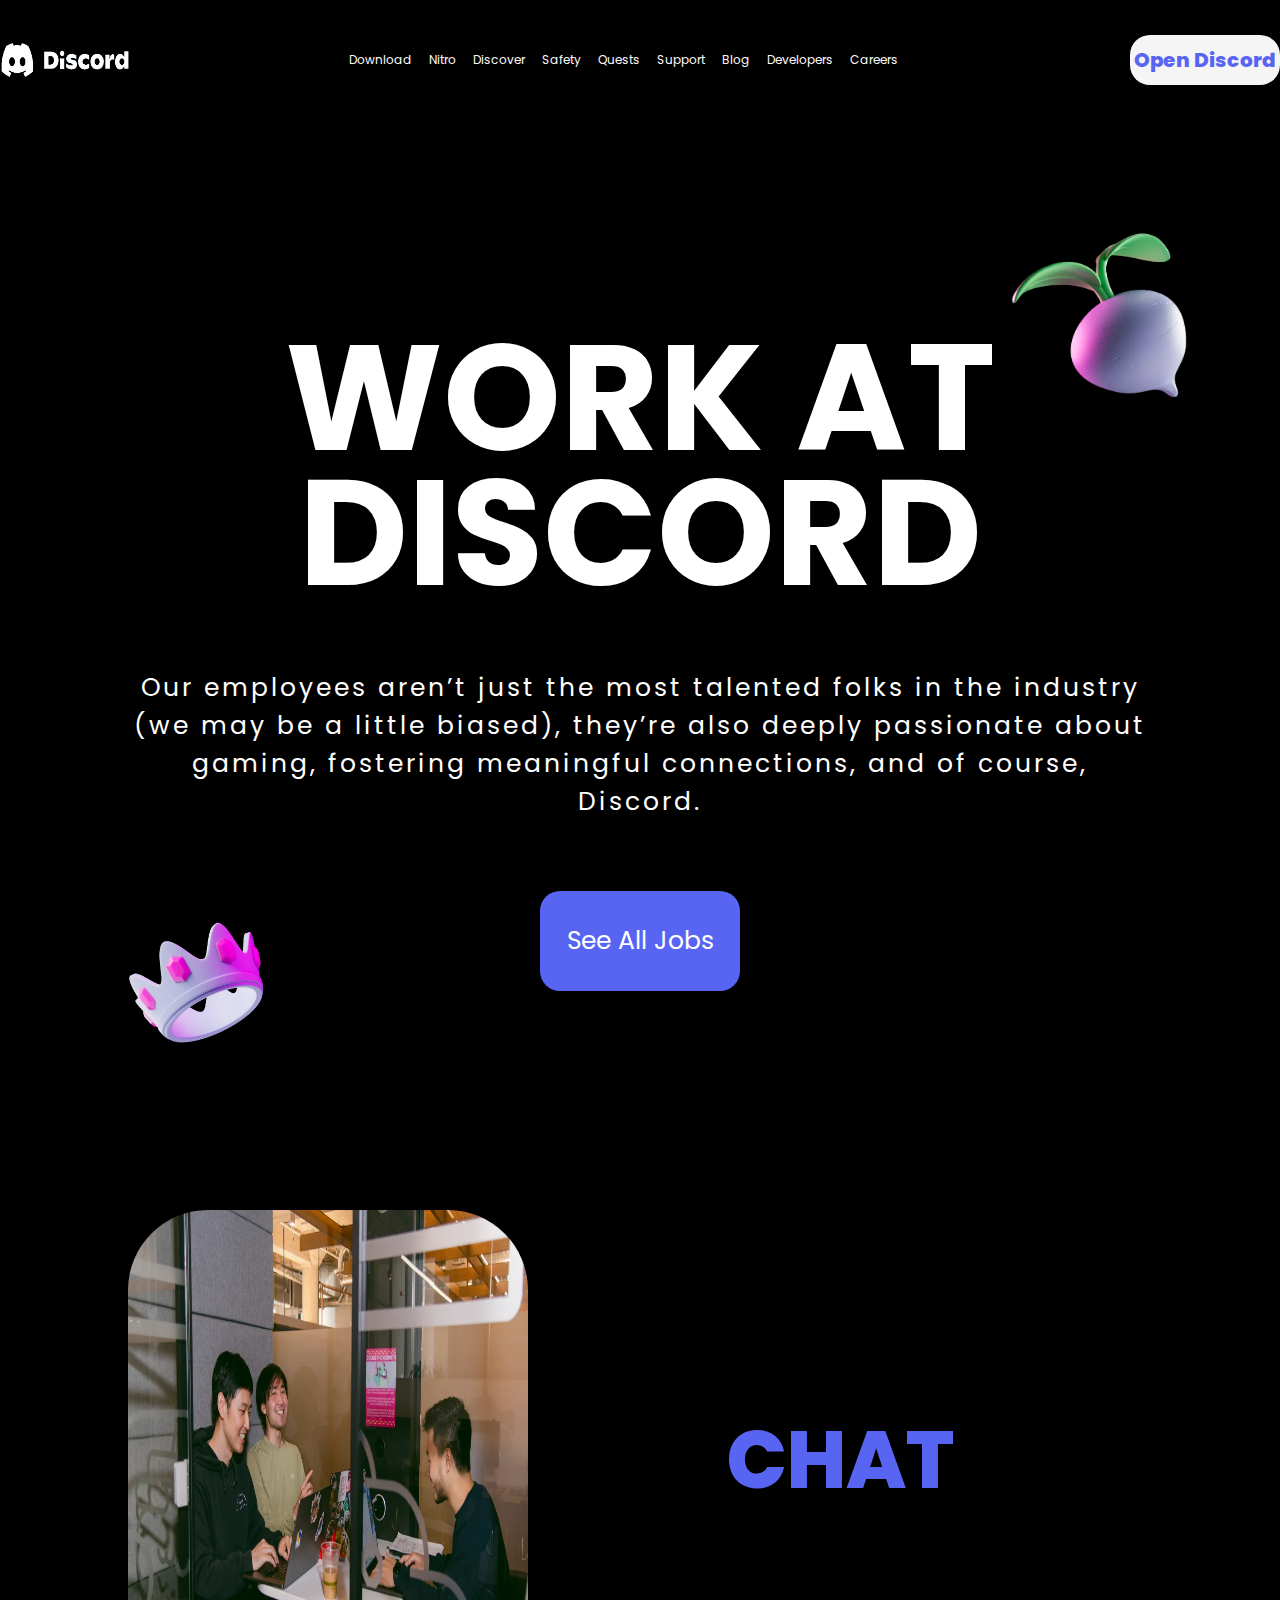
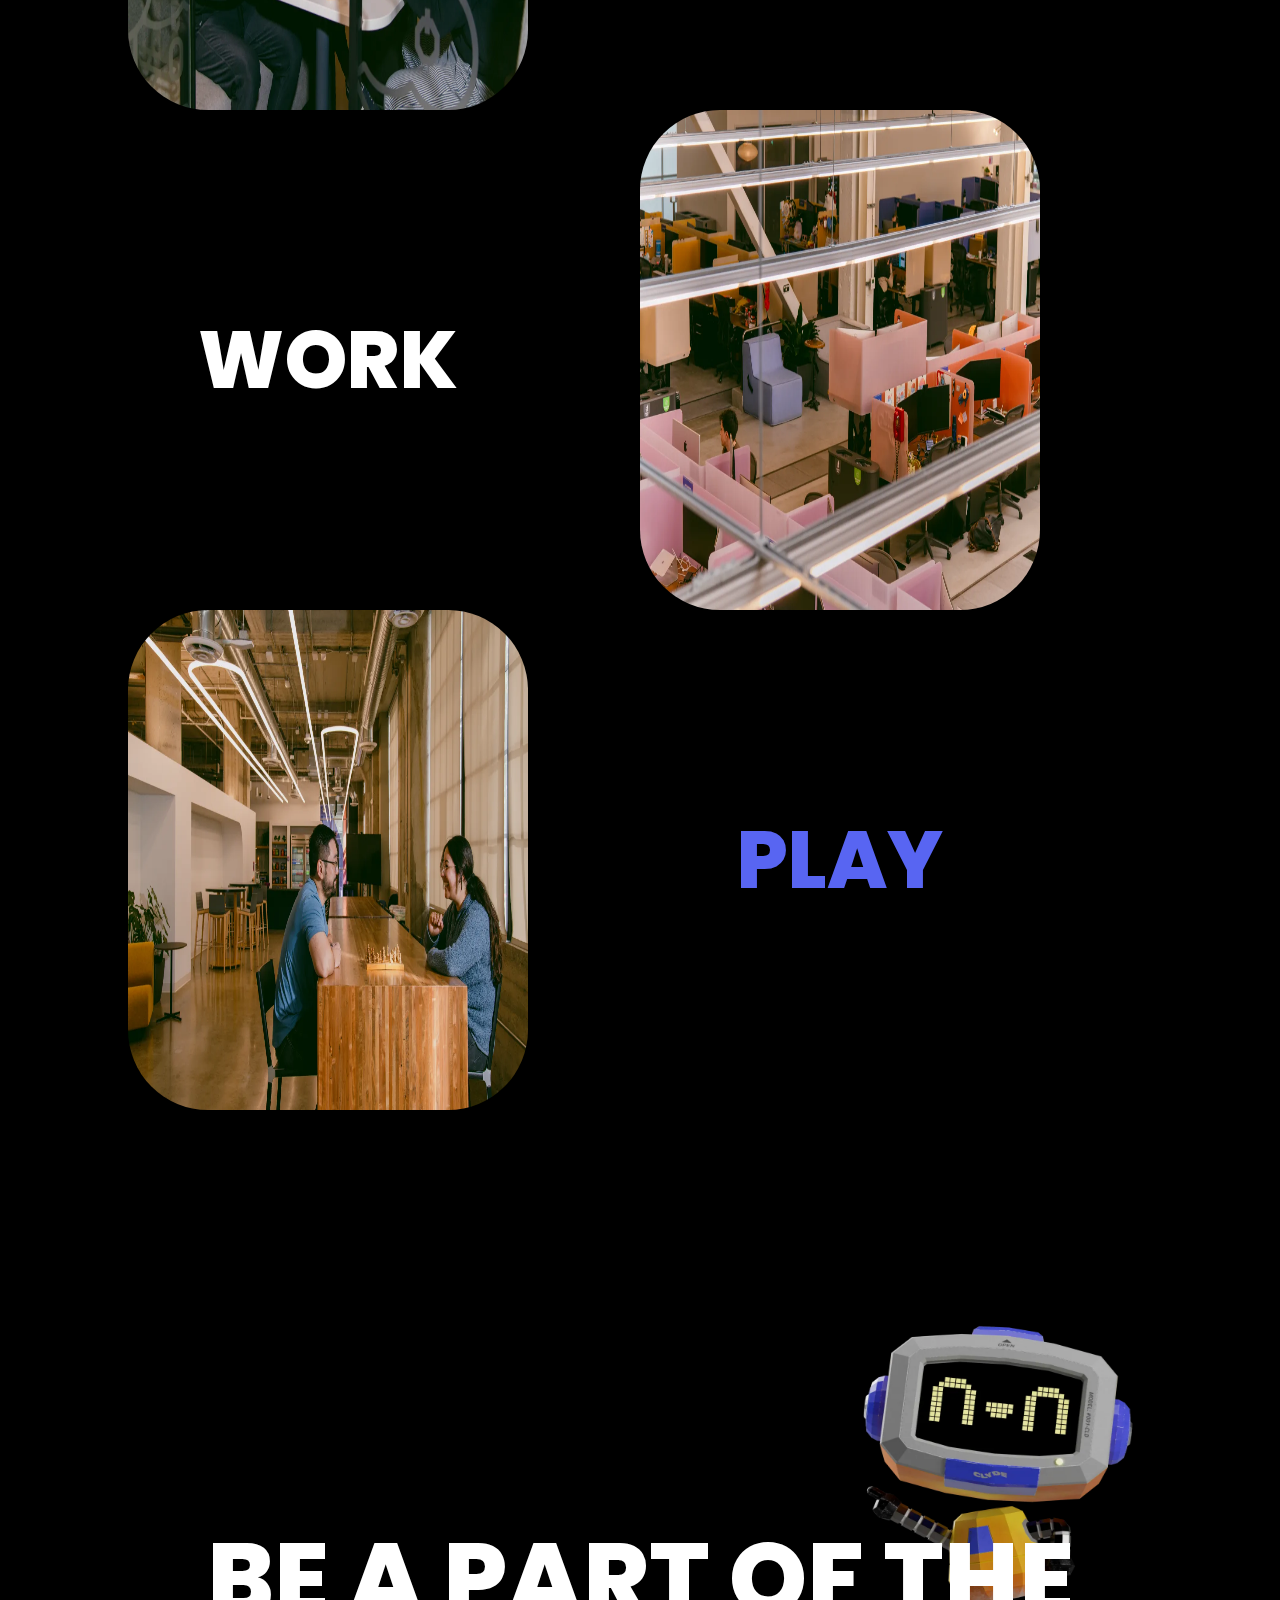
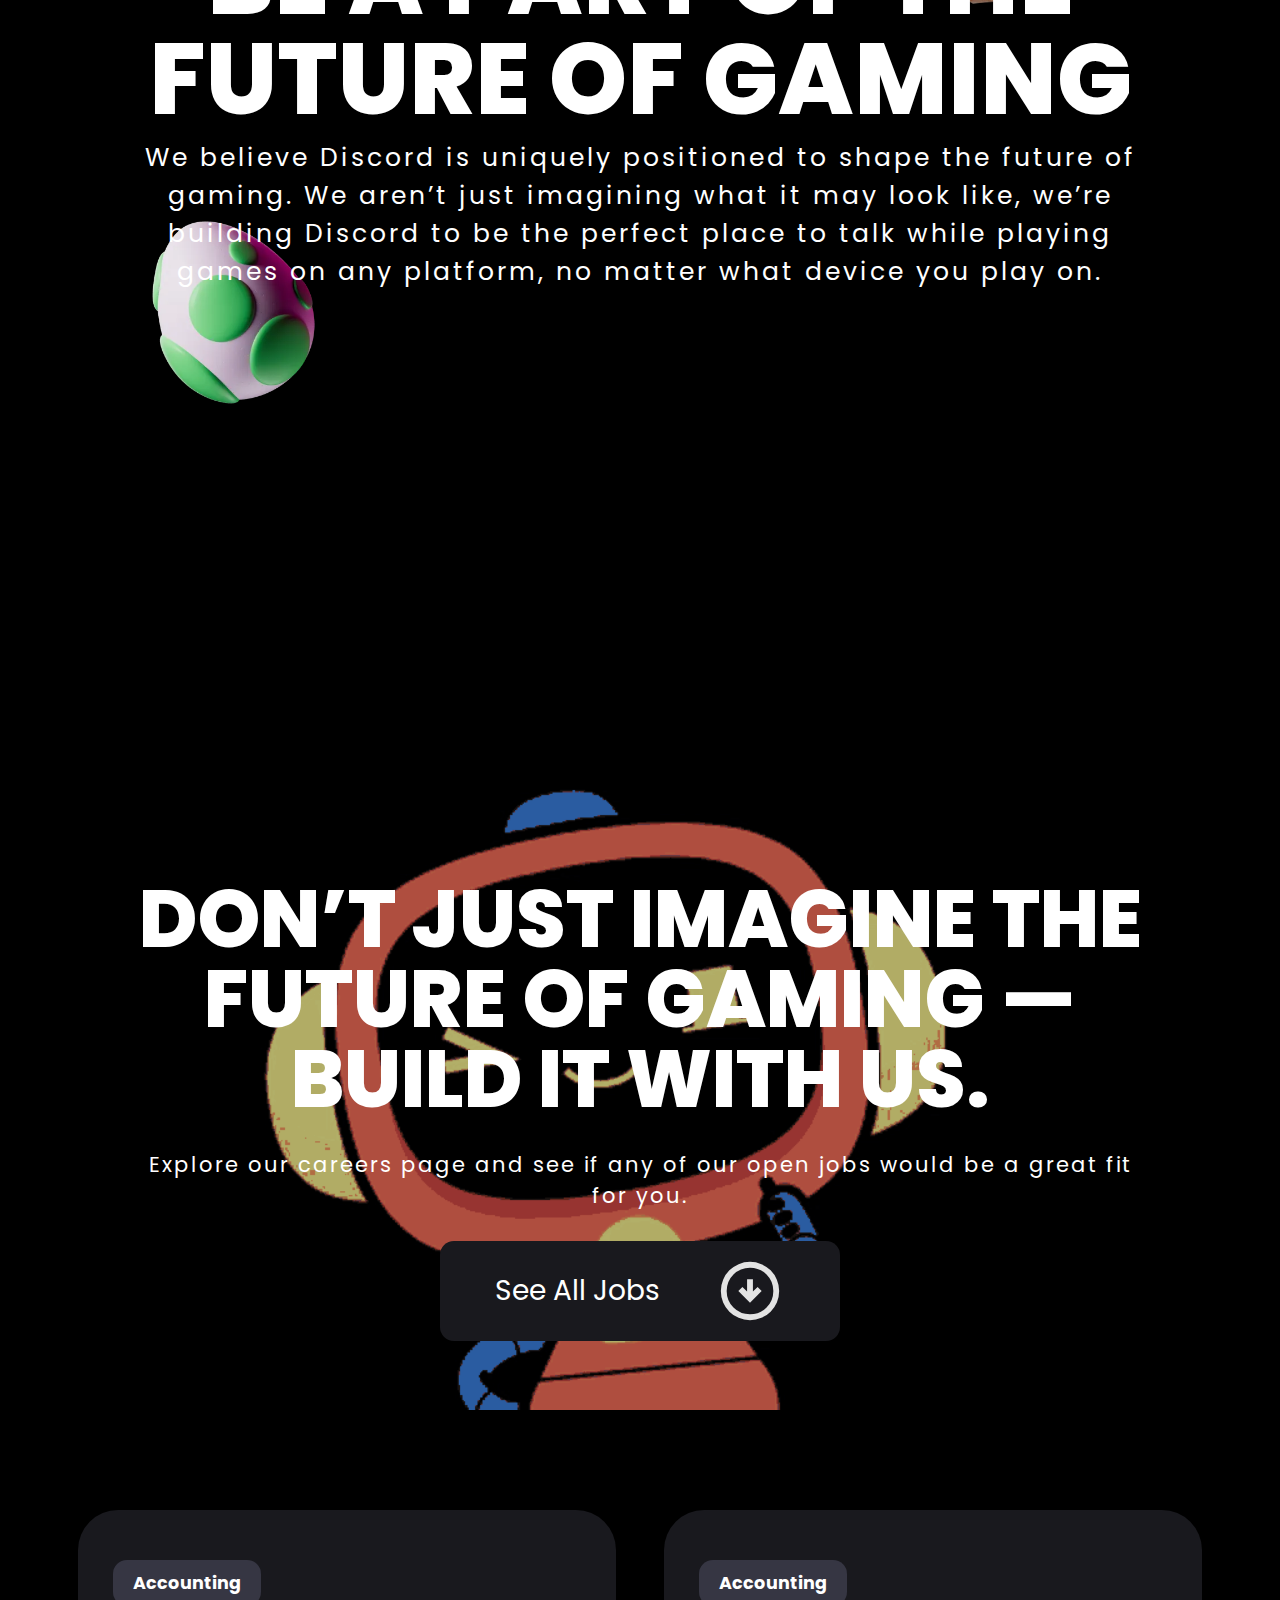
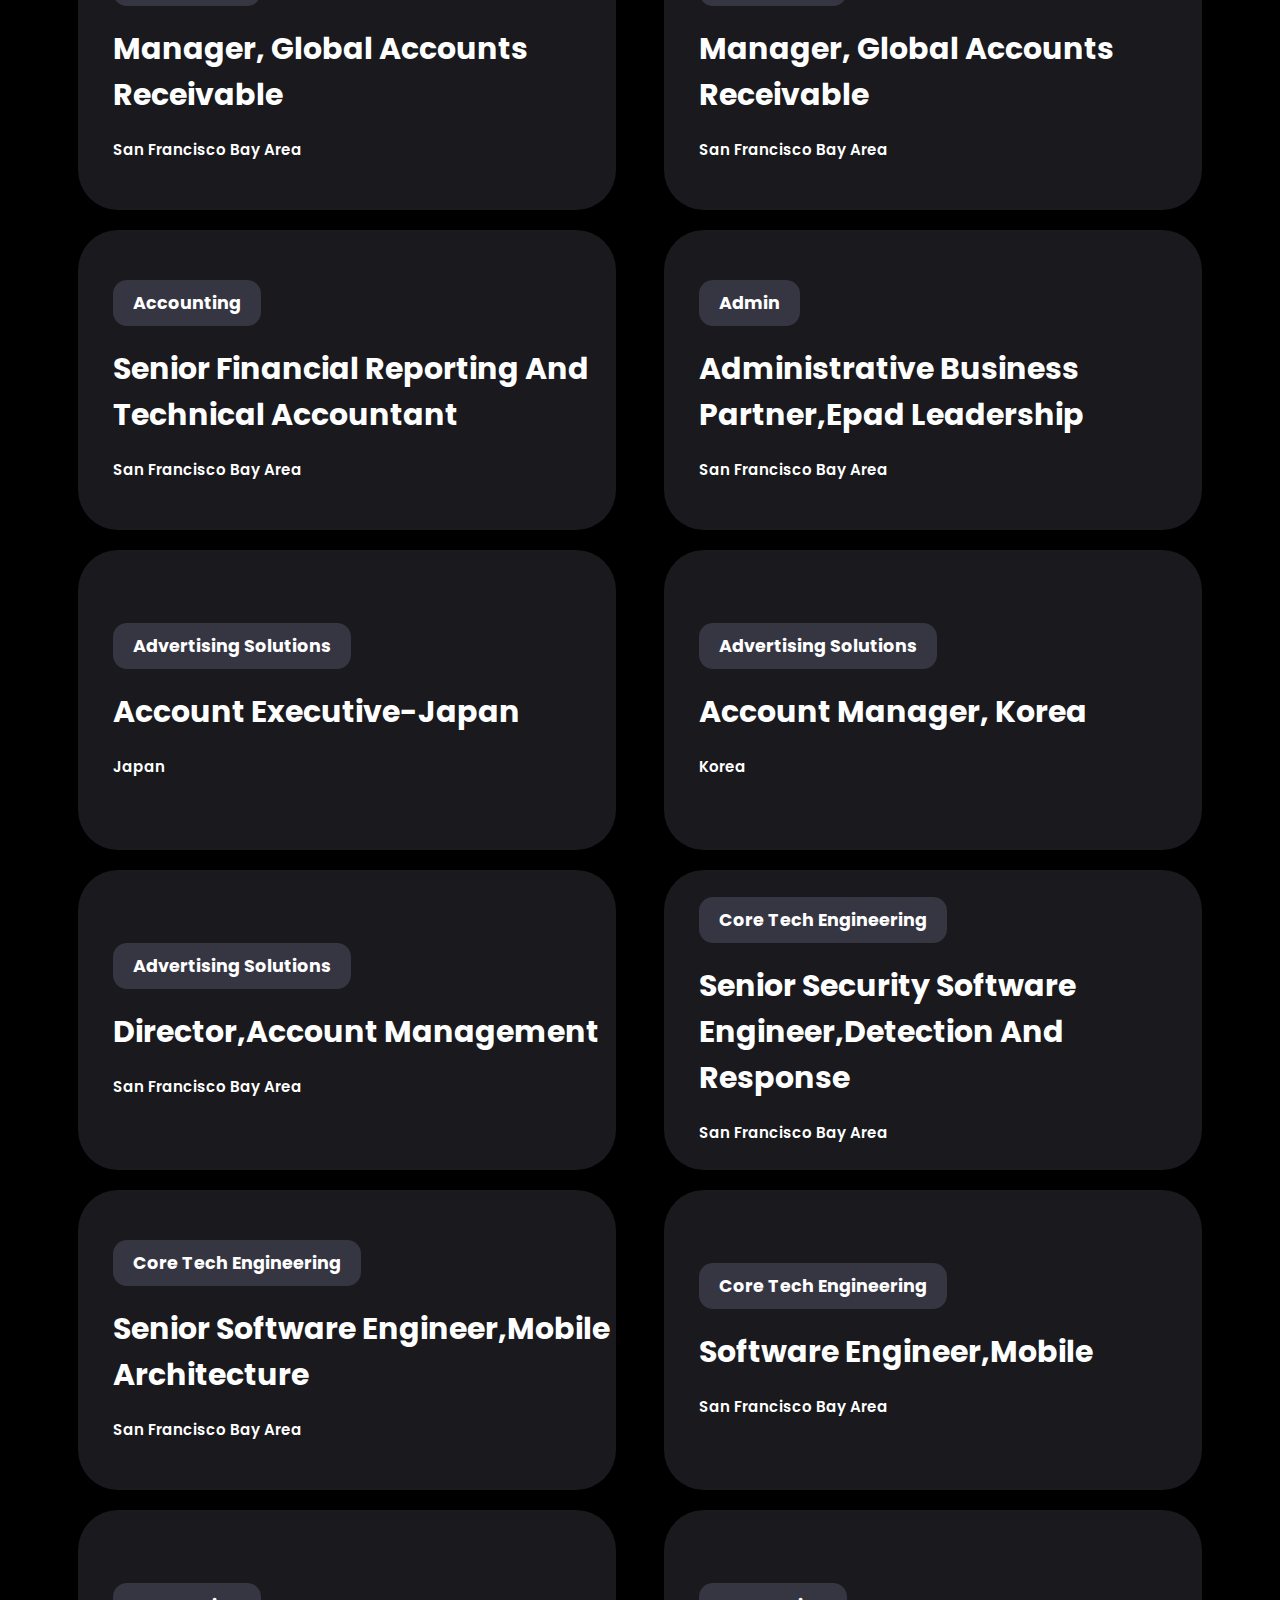
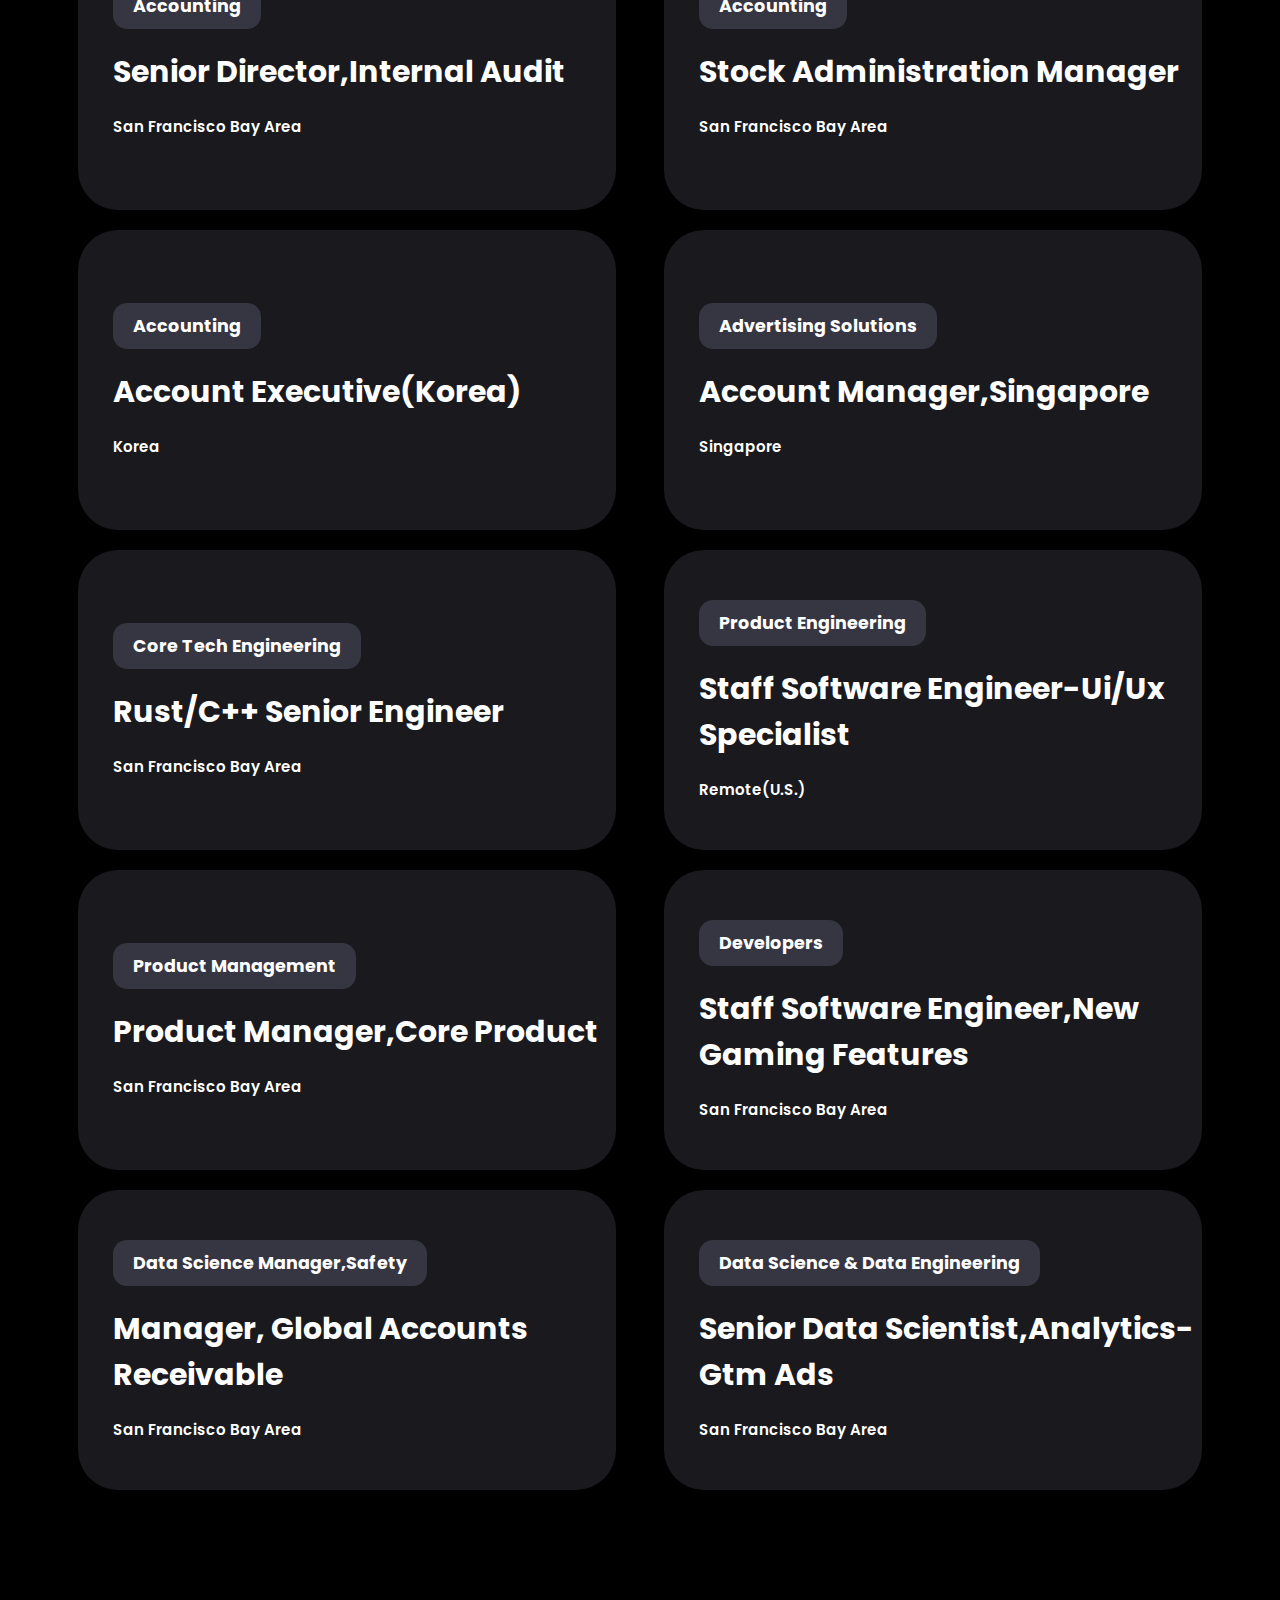
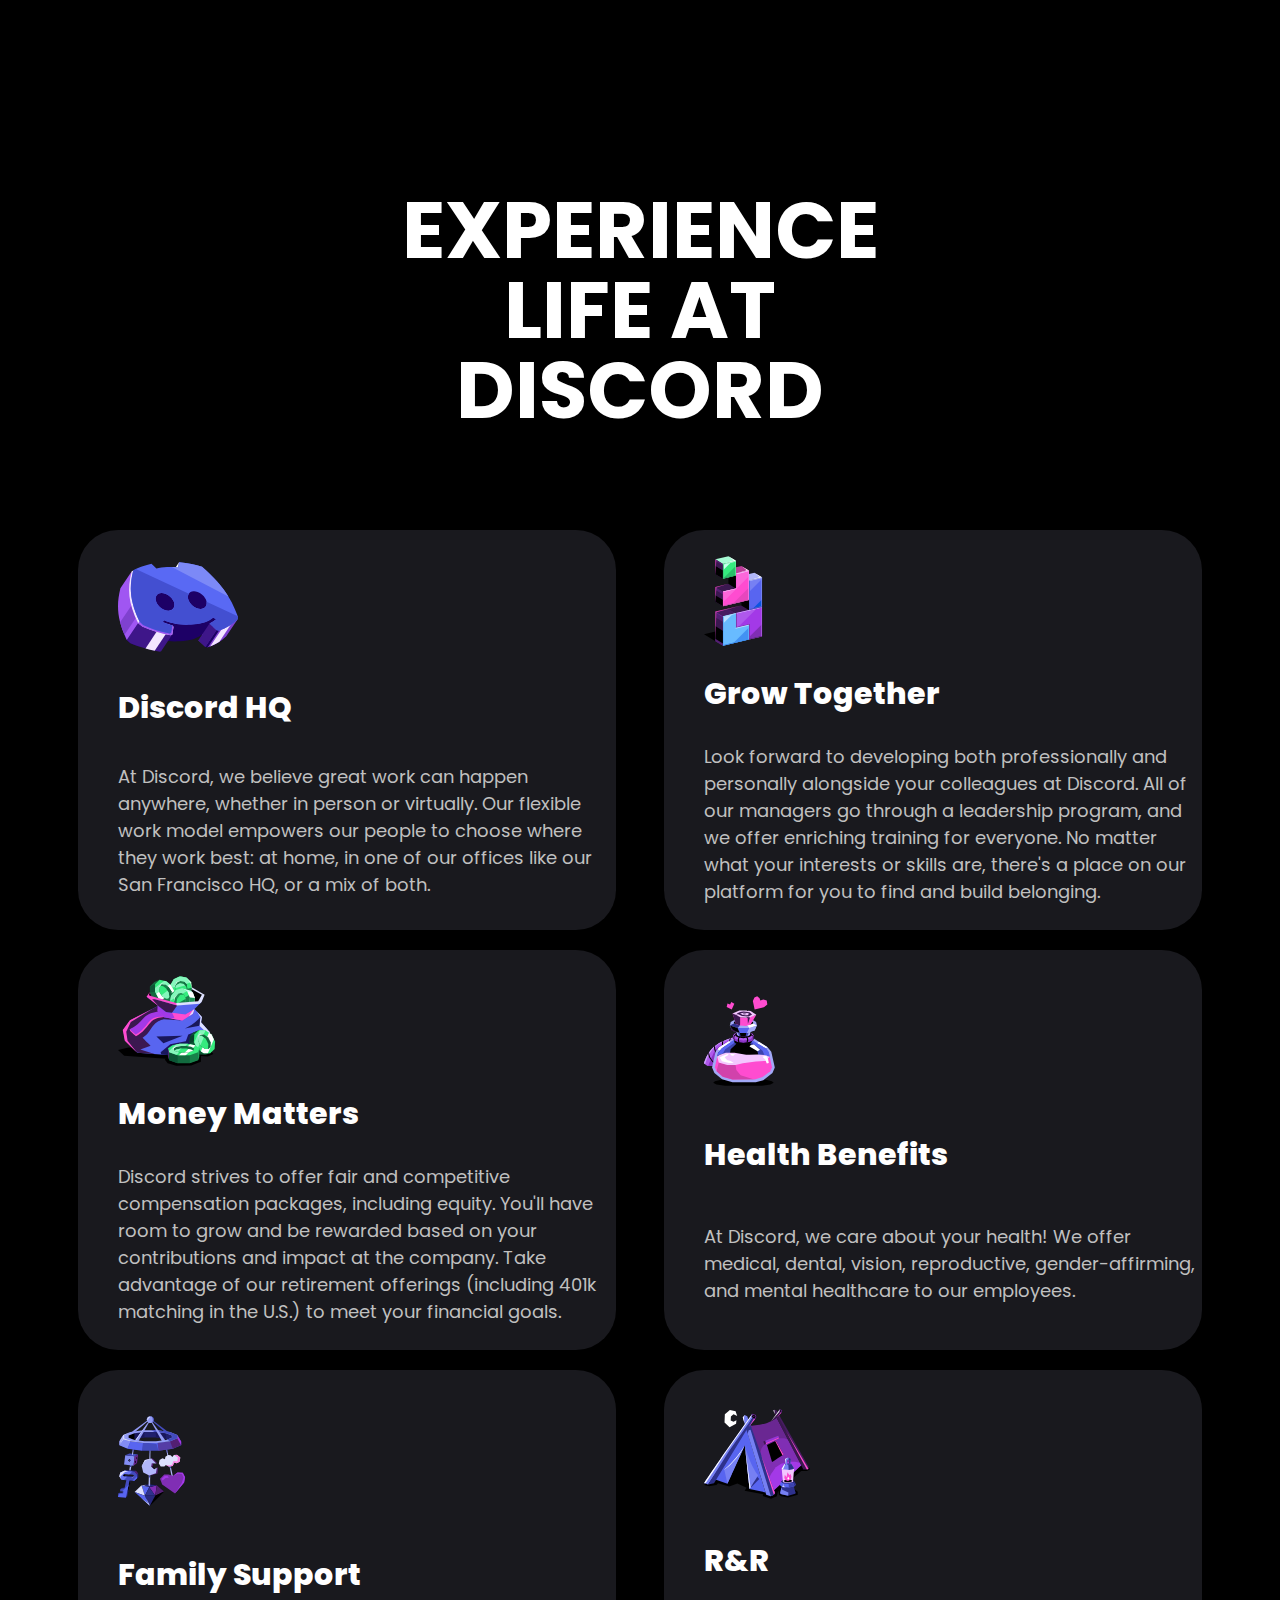
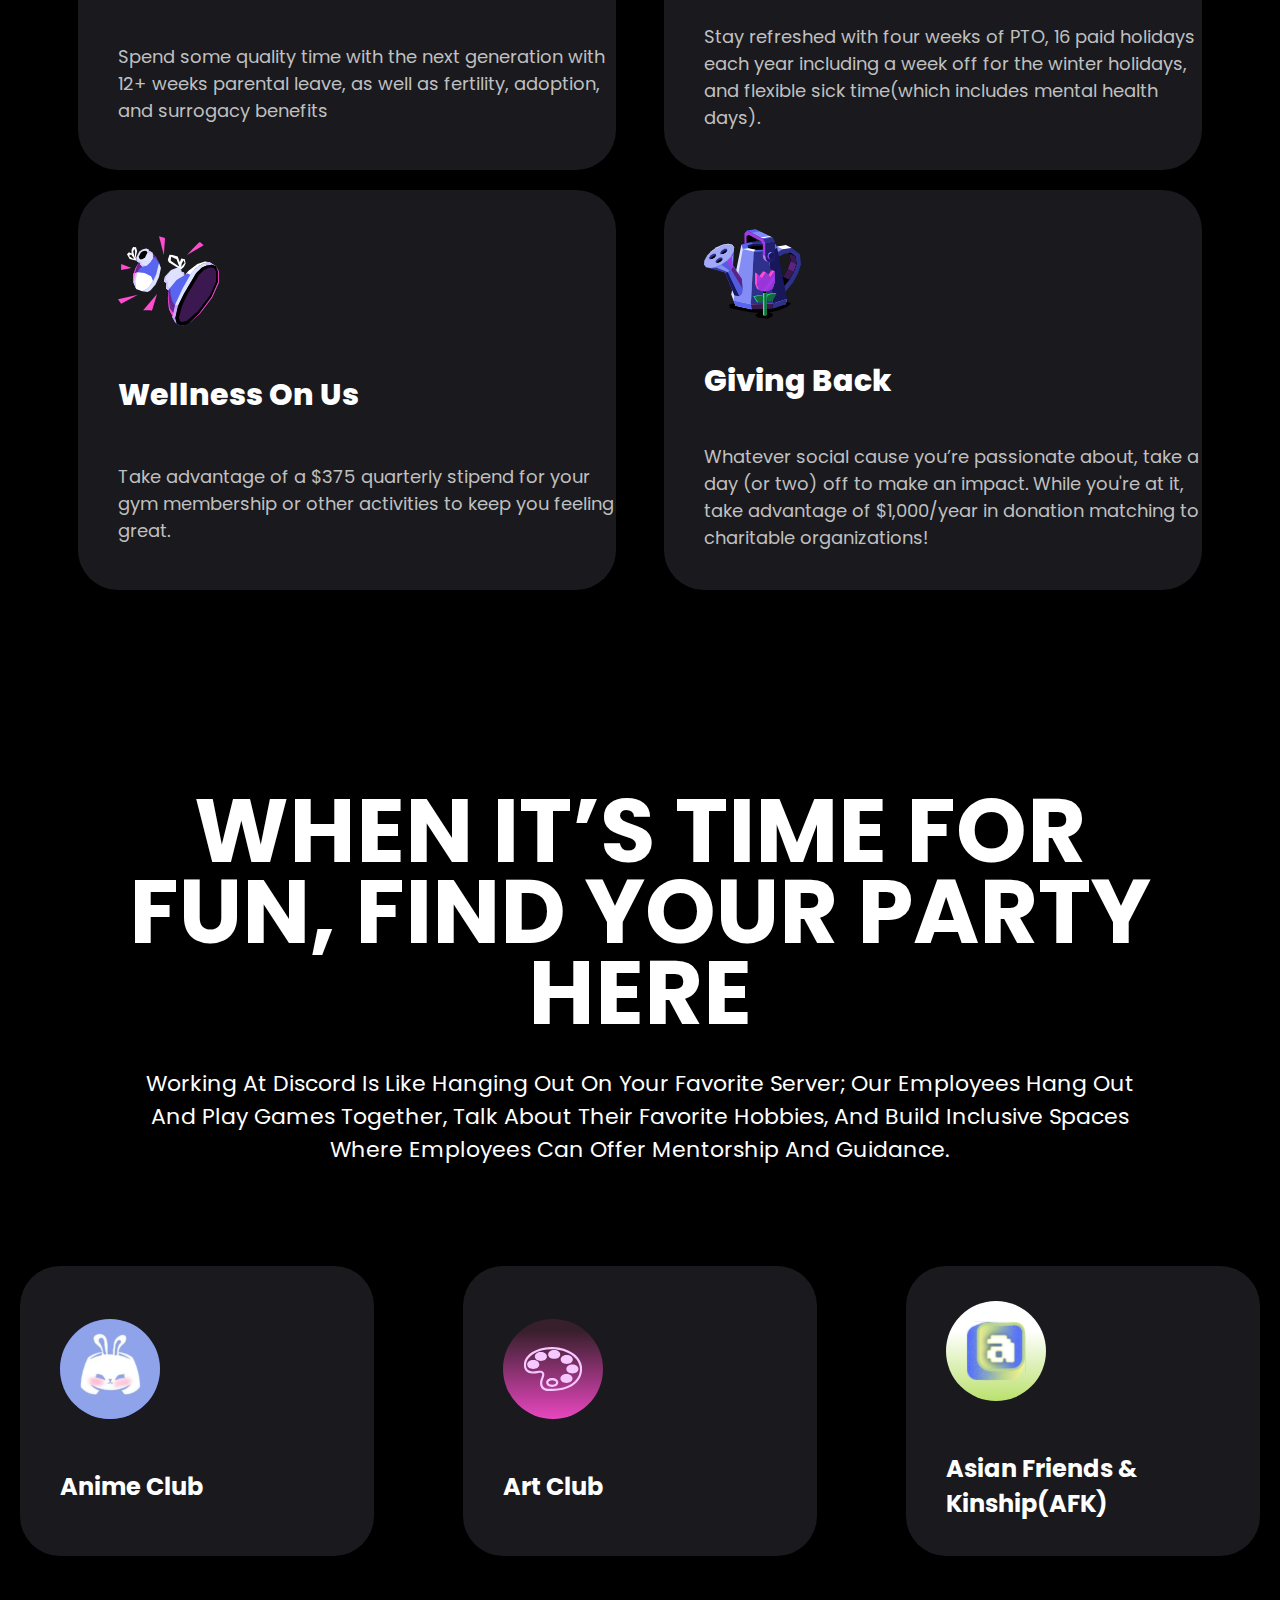
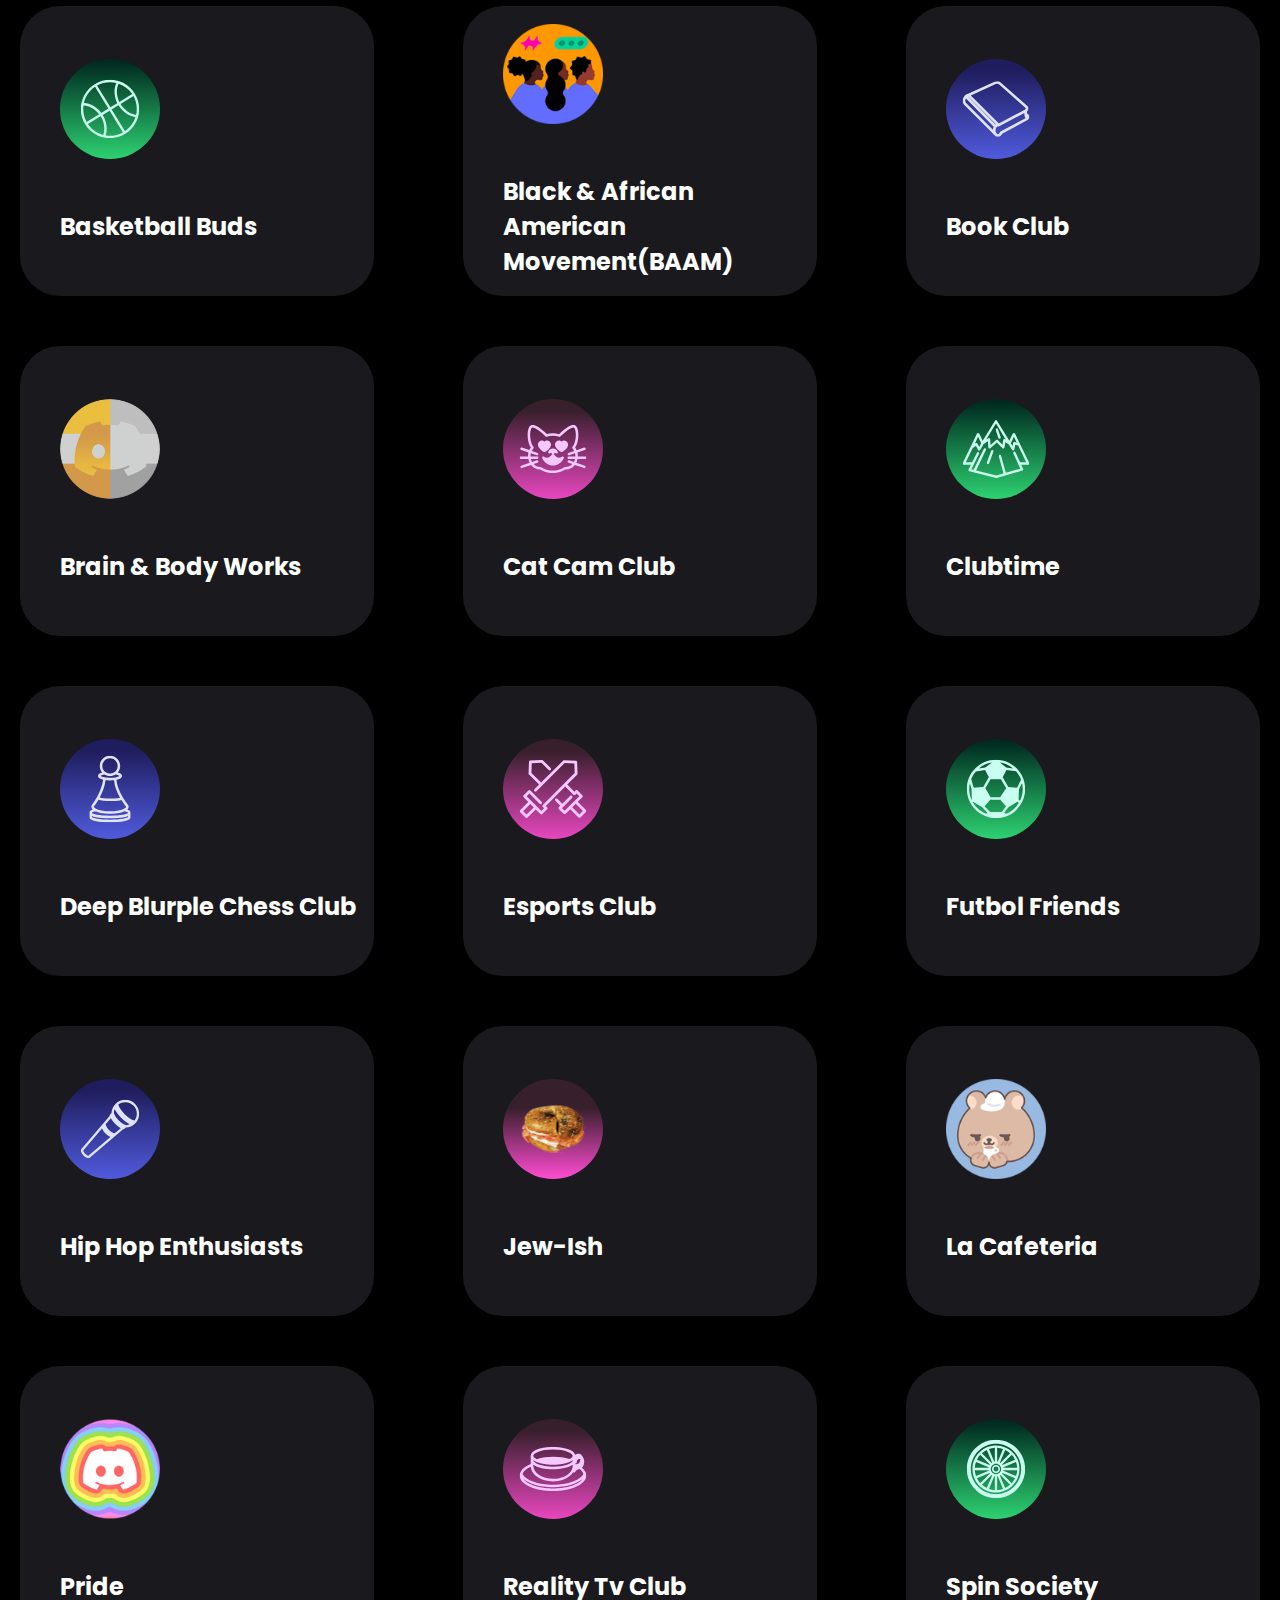
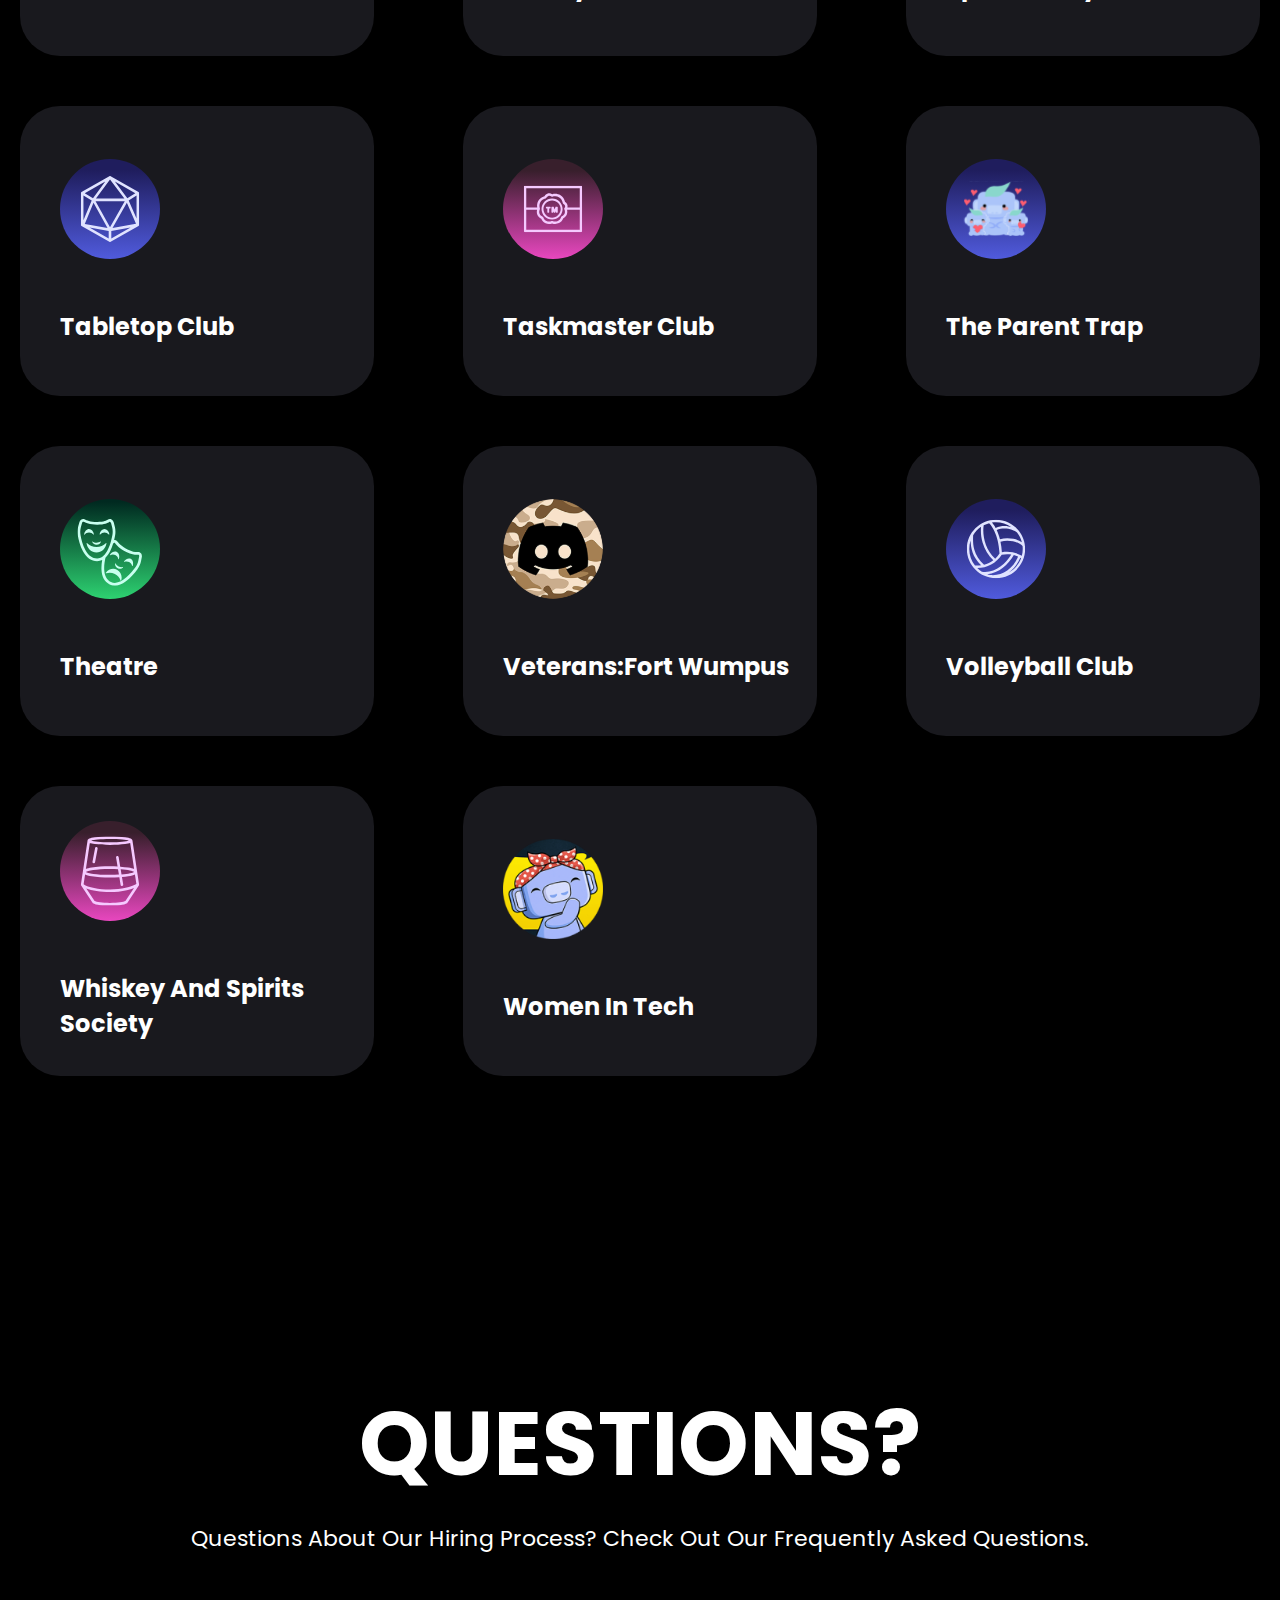
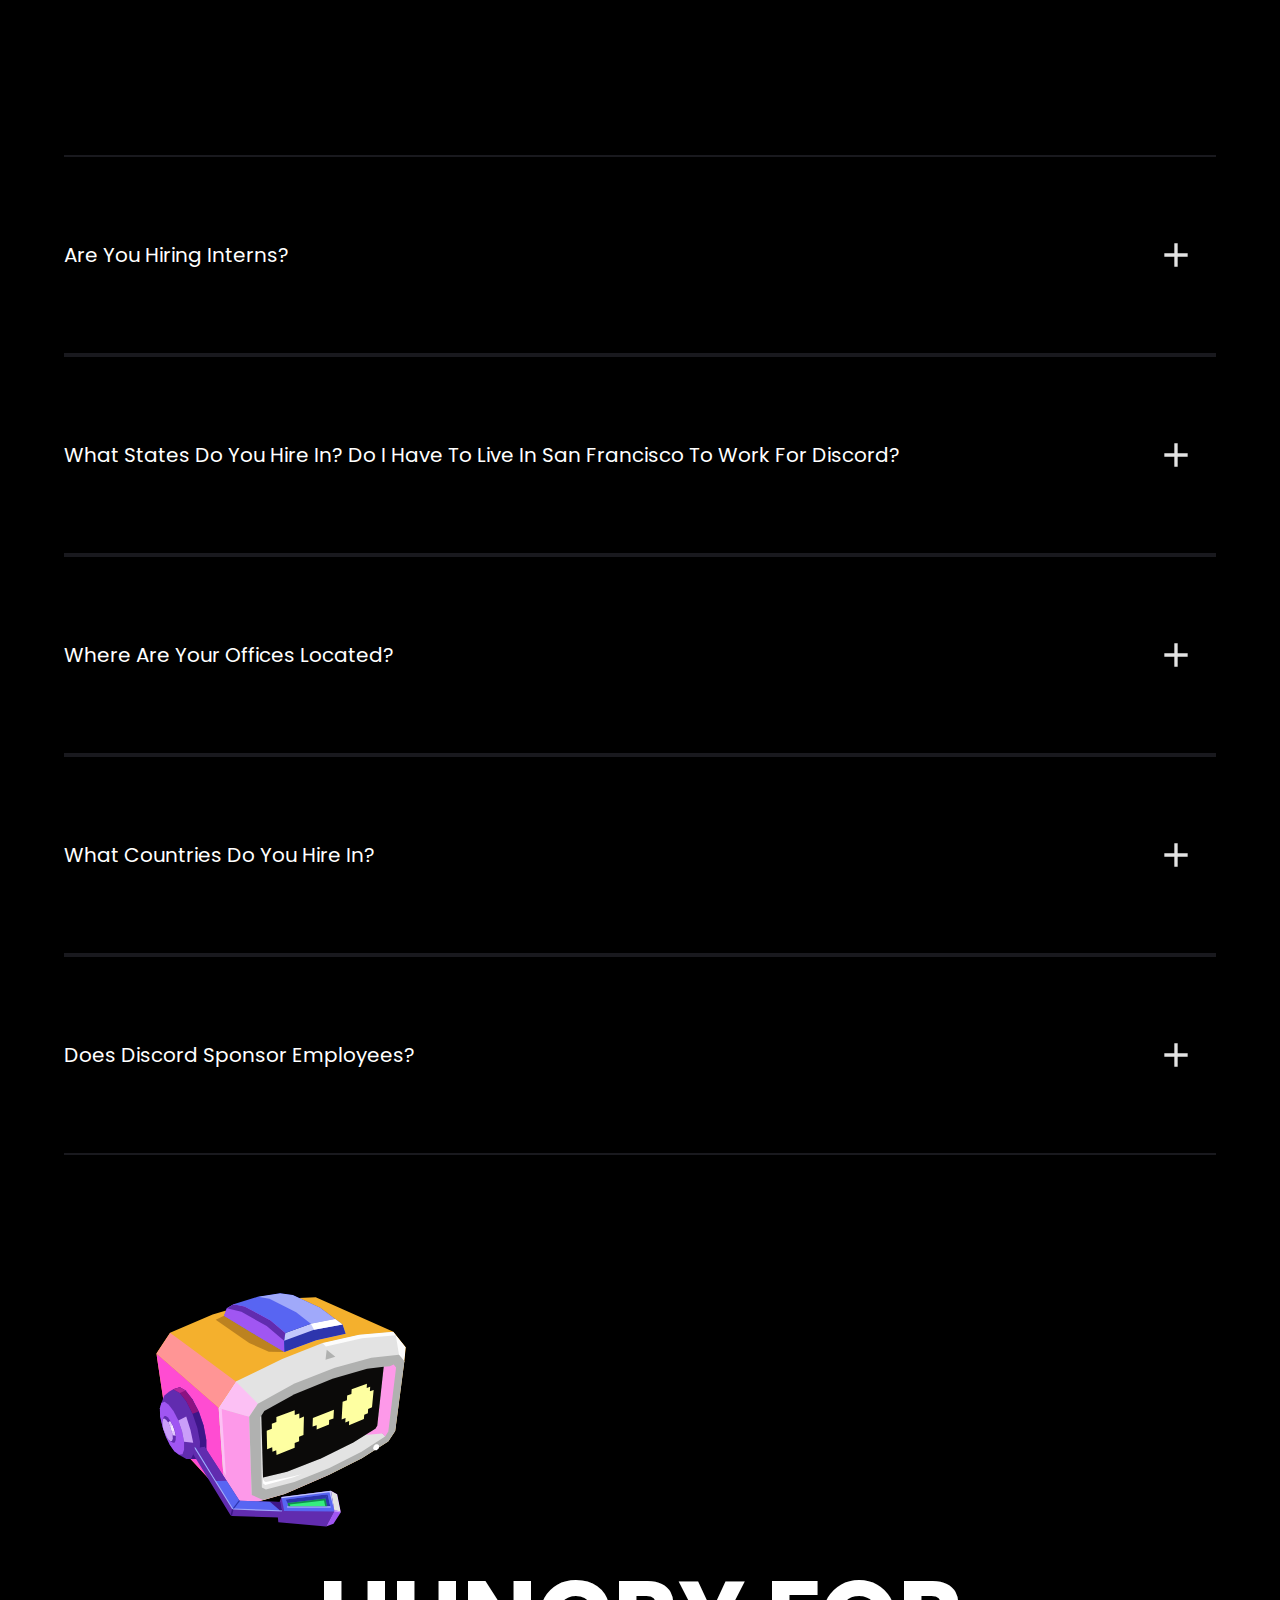
<file: index.html>
<!DOCTYPE html>
<html lang="en">
  <head>
    <meta charset="UTF-8" />
    <meta name="viewport" content="width=device-width, initial-scale=1.0" />
    <title>Discord|carriers</title>
    <link rel="stylesheet" href="index.css" />
    <link rel="stylesheet" href="media.css" />
    <link rel="preconnect" href="https://fonts.googleapis.com" />
    <link rel="preconnect" href="https://fonts.gstatic.com" crossorigin />
    <link
      href="https://fonts.googleapis.com/css2?family=Lato:ital,wght@0,100;0,300;0,400;0,700;0,900;1,100;1,300;1,400;1,700;1,900&family=Mona+Sans:ital,wght@0,200..900;1,200..900&family=Mozilla+Text:wght@200..700&family=Open+Sans:ital,wght@0,300..800;1,300..800&family=Poppins:ital,wght@0,100;0,200;0,300;0,400;0,500;0,600;0,700;0,800;0,900;1,100;1,200;1,300;1,400;1,500;1,600;1,700;1,800;1,900&family=Press+Start+2P&family=Roboto:ital,wght@0,100..900;1,100..900&display=swap"
      rel="stylesheet"
    />
    <link
      rel="stylesheet"
      href="https://fonts.googleapis.com/css2?family=Material+Symbols+Outlined:opsz,wght,FILL,GRAD@20..48,100..700,0..1,-50..200&icon_names=arrow_circle_down"
    />
  </head>
  <body>
    <!--nav-start-->
    <nav>
      <img
        class="nav-logo-img"
        src="/discord-carriers-files/logo-nav.png"
        alt="discord-logo"
      />
      <ul class="nav-links">
        <li><a href="#">download</a></li>
        <li><a href="#">nitro</a></li>
        <li><a href="#">discover</a></li>
        <li><a href="#">safety</a></li>
        <li><a href="#">quests</a></li>
        <li><a href="#">support</a></li>
        <li><a href="#">blog</a></li>
        <li><a href="#">developers</a></li>
        <li><a href="#">careers</a></li>
      </ul>
      <div class="menu-wrapper">
        <div class="open-discord_btn">open discord</div>
        <img
          src="/discord-carriers-files/menu.png.svg"
          alt=""
          class="menu-nav"
        />
      </div>
    </nav>
    <!--nav end-->
    <!--main-start-->
    <main>
      <div class="main-starting-box">
        <img
          src="/discord-carriers-files/turnip.png"
          alt=""
          class="turnip_absolute"
        />
        <h1 class="main_h1">work at discord</h1>
        <p class="main_P">
          Our employees aren’t just the most talented folks in the industry (we
          may be a little biased), they’re also deeply passionate about gaming,
          fostering meaningful connections, and of course, Discord.
        </p>
        <div class="main_btn">see all jobs</div>
        <img
          src="/discord-carriers-files/crown.png"
          alt=""
          class="crown_absolute"
        />
      </div>
      <div class="hq-images-box">
        <img
          src="/discord-carriers-files/hero-1.svg.webp"
          alt=""
          class="hq-image-1"
        />
        <div class="chat-box">chat</div>
        <img
          src="/discord-carriers-files/hero-2.svg.webp"
          alt=""
          class="hq-image-2"
        />
        <div class="work">work</div>
        <img
          src="/discord-carriers-files/hero-3.webp"
          alt=""
          class="hq-image-3"
        />
        <div class="play">play</div>
      </div>
      <div class="robo-part_main-box">
        <h1 class="robo-h1">Be a part of the future of gaming</h1>
        <p class="robo-p">
          We believe Discord is uniquely positioned to shape the future of
          gaming. We aren’t just imagining what it may look like, we’re building
          Discord to be the perfect place to talk while playing games on any
          platform, no matter what device you play on.
        </p>
        <img
          src="/discord-carriers-files/carriers-robot.svg.webp"
          alt=""
          class="robo"
        />
        <img src="/discord-carriers-files/eggs.png" alt="" class="egg" />
      </div>
      <div class="carriers-info-box">
        <h1>Don’t just imagine the future of gaming — build it with us.</h1>
        <img src="/discord-carriers-files/clyde-bot.gif" alt="" class="clyde" />
        <p>
          Explore our careers page and see if any of our open jobs would be a
          great fit for you.
        </p>
        <div class="indicator-box">
          see all jobs
          <img
            src="/discord-carriers-files/arrow-down.png.svg"
            alt=""
            class="arrow-down"
          />
        </div>
      </div>
      <div class="carriers-grid-main-box">
        <div class="grid-boxes">
          <h3>accounting</h3>
          <h1>manager, global accounts receivable</h1>
          <p>san francisco bay area</p>
        </div>
        <div class="grid-boxes">
          <h3>accounting</h3>
          <h1>manager, global accounts receivable</h1>
          <p>san francisco bay area</p>
        </div>
        <div class="grid-boxes">
          <h3>accounting</h3>
          <h1>senior financial reporting and technical accountant</h1>
          <p>san francisco bay area</p>
        </div>
        <div class="grid-boxes">
          <h3>admin</h3>
          <h1>administrative business partner,epad leadership</h1>
          <p>san francisco bay area</p>
        </div>
        <div class="grid-boxes">
          <h3>advertising solutions</h3>
          <h1>account executive-japan</h1>
          <p>japan</p>
        </div>
        <div class="grid-boxes">
          <h3>advertising solutions</h3>
          <h1>account manager, korea</h1>
          <p>korea</p>
        </div>
        <div class="grid-boxes">
          <h3>advertising solutions</h3>
          <h1>director,account management</h1>
          <p>san francisco bay area</p>
        </div>
        <div class="grid-boxes">
          <h3>core tech engineering</h3>
          <h1>senior security software engineer,detection and response</h1>
          <p>san francisco bay area</p>
        </div>
        <div class="grid-boxes">
          <h3>core tech engineering</h3>
          <h1>senior software engineer,mobile architecture</h1>
          <p>san francisco bay area</p>
        </div>
        <div class="grid-boxes">
          <h3>core tech engineering</h3>
          <h1>software engineer,mobile</h1>
          <p>san francisco bay area</p>
        </div>
        <div class="grid-boxes">
          <h3>accounting</h3>
          <h1>senior director,internal audit</h1>
          <p>san francisco bay area</p>
        </div>
        <div class="grid-boxes">
          <h3>accounting</h3>
          <h1>stock administration manager</h1>
          <p>san francisco bay area</p>
        </div>
        <div class="grid-boxes">
          <h3>accounting</h3>
          <h1>account executive(korea)</h1>
          <p>korea</p>
        </div>
        <div class="grid-boxes">
          <h3>advertising solutions</h3>
          <h1>account manager,singapore</h1>
          <p>singapore</p>
        </div>
        <div class="grid-boxes">
          <h3>core tech engineering</h3>
          <h1>rust/c++ senior engineer</h1>
          <p>san francisco bay area</p>
        </div>
        <div class="grid-boxes">
          <h3>product engineering</h3>
          <h1>staff software engineer-ui/ux specialist</h1>
          <p>remote(u.s.)</p>
        </div>
        <div class="grid-boxes">
          <h3>product management</h3>
          <h1>product manager,core product</h1>
          <p>san francisco bay area</p>
        </div>
        <div class="grid-boxes">
          <h3>developers</h3>
          <h1>staff software engineer,new gaming features</h1>
          <p>san francisco bay area</p>
        </div>
        <div class="grid-boxes">
          <h3>data science manager,safety</h3>
          <h1>manager, global accounts receivable</h1>
          <p>san francisco bay area</p>
        </div>
        <div class="grid-boxes">
          <h3>data science & data engineering</h3>
          <h1>senior data scientist,analytics-gtm ads</h1>
          <p>san francisco bay area</p>
        </div>
      </div>
      <div class="discord-benefits-h1"><h1>Experience Life at Discord</h1></div>
      <div class="discord-benefits-box">
        <div class="benefits-boxes">
          <img
            src="/discord-carriers-files/discord-hq.svg.svg"
            alt=""
            class="benefits-img"
          />
          <h2>discord hQ</h2>
          <p>
            At Discord, we believe great work can happen anywhere, whether in
            person or virtually. Our flexible work model empowers our people to
            choose where they work best: at home, in one of our offices like our
            San Francisco HQ, or a mix of both.
          </p>
        </div>
        <div class="benefits-boxes">
          <img
            src="/discord-carriers-files/grow-tog.svg.svg"
            alt=""
            class="benefits-img"
          />
          <h2>grow together</h2>
          <p>
            Look forward to developing both professionally and personally
            alongside your colleagues at Discord. All of our managers go through
            a leadership program, and we offer enriching training for everyone.
            No matter what your interests or skills are, there's a place on our
            platform for you to find and build belonging.
          </p>
        </div>
        <div class="benefits-boxes">
          <img
            src="/discord-carriers-files/money.svg"
            alt=""
            class="benefits-img"
          />
          <h2>money matters</h2>
          <p>
            Discord strives to offer fair and competitive compensation packages,
            including equity. You'll have room to grow and be rewarded based on
            your contributions and impact at the company. Take advantage of our
            retirement offerings (including 401k matching in the U.S.) to meet
            your financial goals.
          </p>
        </div>
        <div class="benefits-boxes">
          <img
            src="/discord-carriers-files/health.svg"
            alt=""
            class="benefits-img"
          />
          <h2>health benefits</h2>
          <p>
            At Discord, we care about your health! We offer medical, dental,
            vision, reproductive, gender-affirming, and mental healthcare to our
            employees.
          </p>
        </div>
        <div class="benefits-boxes">
          <img
            src="/discord-carriers-files/family-support.svg"
            alt=""
            class="benefits-img"
          />
          <h2>family support</h2>
          <p>
            Spend some quality time with the next generation with 12+ weeks
            parental leave, as well as fertility, adoption, and surrogacy
            benefits
          </p>
        </div>
        <div class="benefits-boxes">
          <img
            src="/discord-carriers-files/r-r.svg"
            alt=""
            class="benefits-img"
          />
          <h2>R&R</h2>
          <p>
            Stay refreshed with four weeks of PTO, 16 paid holidays each year
            including a week off for the winter holidays, and flexible sick
            time(which includes mental health days).
          </p>
        </div>
        <div class="benefits-boxes">
          <img
            src="/discord-carriers-files/welness.svg"
            alt=""
            class="benefits-img"
          />
          <h2>wellness on us</h2>
          <p>
            Take advantage of a $375 quarterly stipend for your gym membership
            or other activities to keep you feeling great.
          </p>
        </div>
        <div class="benefits-boxes">
          <img
            src="/discord-carriers-files/giving-back.svg"
            alt=""
            class="benefits-img"
          />
          <h2>giving back</h2>
          <p>
            Whatever social cause you’re passionate about, take a day (or two)
            off to make an impact. While you're at it, take advantage of
            $1,000/year in donation matching to charitable organizations!
          </p>
        </div>
      </div>
      <div class="discord-hq-benefits-main_box">
        <h1>When it’s time for fun, find your party here</h1>
        <p>
          Working at Discord is like hanging out on your favorite server; our
          employees hang out and play games together, talk about their favorite
          hobbies, and build inclusive spaces where employees can offer
          mentorship and guidance.
        </p>
      </div>
      <div class="discord-hq-perks_main-box">
        <div class="perks-boxes">
          <img
            src="/discord-carriers-files/anime.svg"
            alt=""
            class="perks-img"
          />
          <h2>anime club</h2>
        </div>
        <div class="perks-boxes">
          <img
            src="/discord-carriers-files/art-club.svg"
            alt=""
            class="perks-img"
          />
          <h2>art club</h2>
        </div>
        <div class="perks-boxes">
          <img src="/discord-carriers-files/afk.svg" alt="" class="perks-img" />
          <h2>asian friends & kinship(AFK)</h2>
        </div>
        <div class="perks-boxes">
          <img
            src="/discord-carriers-files/basketball.svg"
            alt=""
            class="perks-img"
          />
          <h2>basketball buds</h2>
        </div>
        <div class="perks-boxes">
          <img
            src="/discord-carriers-files/baam.png"
            alt=""
            class="perks-img"
          />
          <h2>black & african american movement(BAAM)</h2>
        </div>
        <div class="perks-boxes">
          <img
            src="/discord-carriers-files/book-club.svg"
            alt=""
            class="perks-img"
          />
          <h2>book club</h2>
        </div>
        <div class="perks-boxes">
          <img
            src="/discord-carriers-files/brain-and-body.svg"
            alt=""
            class="perks-img"
          />
          <h2>brain & body works</h2>
        </div>
        <div class="perks-boxes">
          <img
            src="/discord-carriers-files/cat-cam.svg"
            alt=""
            class="perks-img"
          />
          <h2>cat cam club</h2>
        </div>
        <div class="perks-boxes">
          <img
            src="/discord-carriers-files/clubtime.svg"
            alt=""
            class="perks-img"
          />
          <h2>clubtime</h2>
        </div>
        <div class="perks-boxes">
          <img
            src="/discord-carriers-files/chess.svg"
            alt=""
            class="perks-img"
          />
          <h2>deep blurple chess club</h2>
        </div>
        <div class="perks-boxes">
          <img
            src="/discord-carriers-files/e-sports.svg"
            alt=""
            class="perks-img"
          />
          <h2>esports club</h2>
        </div>
        <div class="perks-boxes">
          <img
            src="/discord-carriers-files/futbal.svg"
            alt=""
            class="perks-img"
          />
          <h2>futbol friends</h2>
        </div>
        <div class="perks-boxes">
          <img
            src="/discord-carriers-files/hip-hop.svg"
            alt=""
            class="perks-img"
          />
          <h2>hip hop enthusiasts</h2>
        </div>
        <div class="perks-boxes">
          <img
            src="/discord-carriers-files/jew-ish.svg"
            alt=""
            class="perks-img"
          />
          <h2>jew-ish</h2>
        </div>
        <div class="perks-boxes">
          <img
            src="/discord-carriers-files/la-cafe.png"
            alt=""
            class="perks-img"
          />
          <h2>la cafeteria</h2>
        </div>
        <div class="perks-boxes">
          <img
            src="/discord-carriers-files/pride.png"
            alt=""
            class="perks-img"
          />
          <h2>pride</h2>
        </div>
        <div class="perks-boxes">
          <img src="/discord-carriers-files/tv.svg" alt="" class="perks-img" />
          <h2>reality tv club</h2>
        </div>
        <div class="perks-boxes">
          <img
            src="/discord-carriers-files/spin-soc.svg"
            alt=""
            class="perks-img"
          />
          <h2>spin society</h2>
        </div>
        <div class="perks-boxes">
          <img
            src="/discord-carriers-files/table-top.svg"
            alt=""
            class="perks-img"
          />
          <h2>tabletop club</h2>
        </div>
        <div class="perks-boxes">
          <img
            src="/discord-carriers-files/taskmaster.svg"
            alt=""
            class="perks-img"
          />
          <h2>taskmaster club</h2>
        </div>
        <div class="perks-boxes">
          <img
            src="/discord-carriers-files/the-parent.svg"
            alt=""
            class="perks-img"
          />
          <h2>the parent trap</h2>
        </div>
        <div class="perks-boxes">
          <img
            src="/discord-carriers-files/theatre.svg"
            alt=""
            class="perks-img"
          />
          <h2>theatre</h2>
        </div>
        <div class="perks-boxes">
          <img
            src="/discord-carriers-files/fort-wampus.svg"
            alt=""
            class="perks-img"
          />
          <h2>veterans:fort wumpus</h2>
        </div>
        <div class="perks-boxes">
          <img
            src="/discord-carriers-files/volleyball.svg"
            alt=""
            class="perks-img"
          />
          <h2>volleyball club</h2>
        </div>
        <div class="perks-boxes">
          <img
            src="/discord-carriers-files/whisky-spirits.svg"
            alt=""
            class="perks-img"
          />
          <h2>whiskey and spirits society</h2>
        </div>
        <div class="perks-boxes">
          <img
            src="/discord-carriers-files/women.png"
            alt=""
            class="perks-img"
          />
          <h2>women in tech</h2>
        </div>
      </div>
      <div class="questions-text-main-box">
        <h1>Questions?</h1>
        <p>
          Questions about our hiring process? Check out our frequently asked
          questions.
        </p>
      </div>
      <div class="questions-main-box">
        <div class="questions-boxes">
          are you hiring interns?
          <img src="/discord-carriers-files/+.svg" alt="" class="q-img" />
        </div>
        <div class="questions-boxes">
          what states do you hire in? do i have to live in san francisco to work
          for discord?
          <img src="/discord-carriers-files/+.svg" alt="" class="q-img" />
        </div>
        <div class="questions-boxes">
          where are your offices located?
          <img src="/discord-carriers-files/+.svg" alt="" class="q-img" />
        </div>
        <div class="questions-boxes">
          what countries do you hire in?
          <img src="/discord-carriers-files/+.svg" alt="" class="q-img" />
        </div>
        <div class="questions-boxes">
          does discord sponsor employees?
          <img src="/discord-carriers-files/+.svg" alt="" class="q-img" />
        </div>
      </div>
      <div class="hungry-main-box">
        <img
          src="/discord-carriers-files/hungry.q-robot.png.svg"
          alt=""
          class="absolute-hungry"
        />
        <h1>Hungry for more?</h1>
        <p>
          Check out our company principles to learn even more about what makes
          Discord a special place to work!
        </p>
        <button>learn more</button>
        <img
          src="/discord-carriers-files/x.png.svg"
          alt=""
          class="absolute-hungry-2"
        />
      </div>
    </main>
    <!--main-end-->
    <!--footer-start-->
    <footer>
      <div class="main_footer-box">
        <div class="footer-top-part">
          <!-- social + language section -->
          <div class="social-and-language-changer-div">
            <div class="footer_discord-main-logo">
              <img
                src="/discord-carriers-files/footer_discord-logo.png.svg"
                alt="Discord logo"
              />
            </div>
            <div class="top_footer-language-changer_button">
              <p>English (US)</p>
            </div>
            <div class="social-links_div">
              <p class="social_links-p">social</p>
              <div class="social-icons-sep-div">
                <div class="img-social-links-icons">
                  <img src="/discord-carriers-files/footer-x.svg" alt="X" />
                </div>
                <div class="img-social-links-icons">
                  <img
                    src="/discord-carriers-files/footer-insta.svg"
                    alt="Instagram"
                  />
                </div>
                <div class="img-social-links-icons">
                  <img
                    src="/discord-carriers-files/footer-facebook.svg"
                    alt="Facebook"
                  />
                </div>
                <div class="img-social-links-icons">
                  <img
                    src="/discord-carriers-files/footer-youtube.svg"
                    alt="YouTube"
                  />
                </div>
                <div class="img-social-links-icons">
                  <img
                    src="/discord-carriers-files/footer-tiktok.svg"
                    alt="TikTok"
                  />
                </div>
              </div>
            </div>
          </div>
          <!-- end social + language section -->
          <!-- footer link grids -->
          <div class="p-c-r-p_part-footer-top">
            <div class="p-c-r-p-grid_boxes">
              <p class="p-c-r-p_links-tag">product</p>
              <a href="#" class="p-c-r-p_directing-links">download</a>
              <a href="#" class="p-c-r-p_directing-links">nitro</a>
              <a href="#" class="p-c-r-p_directing-links">status</a>
              <a href="#" class="p-c-r-p_directing-links">app directory</a>
            </div>
            <div class="p-c-r-p-grid_boxes">
              <p class="p-c-r-p_links-tag">company</p>
              <a href="#" class="p-c-r-p_directing-links">about</a>
              <a href="#" class="p-c-r-p_directing-links">jobs</a>
              <a href="#" class="p-c-r-p_directing-links">brand</a>
              <a href="#" class="p-c-r-p_directing-links">newsroom</a>
            </div>
            <div class="p-c-r-p-grid_boxes">
              <p class="p-c-r-p_links-tag">resources</p>
              <a href="#" class="p-c-r-p_directing-links">college</a>
              <a href="#" class="p-c-r-p_directing-links">support</a>
              <a href="#" class="p-c-r-p_directing-links">safety</a>
              <a href="#" class="p-c-r-p_directing-links">blog</a>
              <a href="#" class="p-c-r-p_directing-links">feedback</a>
              <a href="#" class="p-c-r-p_directing-links">streamkit</a>
              <a href="#" class="p-c-r-p_directing-links">creators</a>
              <a href="#" class="p-c-r-p_directing-links">community</a>
              <a href="#" class="p-c-r-p_directing-links">developers</a>
              <a href="#" class="p-c-r-p_directing-links">gaming</a>
              <a href="#" class="p-c-r-p_directing-links">quests</a>
              <a href="#" class="p-c-r-p_directing-links"
                >official 3rd party merch</a
              >
            </div>
            <div class="p-c-r-p-grid_boxes">
              <p class="p-c-r-p_links-tag">policies</p>
              <a href="#" class="p-c-r-p_directing-links">terms</a>
              <a href="#" class="p-c-r-p_directing-links">privacy</a>
              <a href="#" class="p-c-r-p_directing-links">cookie settings</a>
              <a href="#" class="p-c-r-p_directing-links">guidelines</a>
              <a href="#" class="p-c-r-p_directing-links">acknowledgements</a>
              <a href="#" class="p-c-r-p_directing-links">licenses</a>
              <a href="#" class="p-c-r-p_directing-links">information</a>
            </div>
          </div>
          <!-- end footer link grids -->
        </div>
        <div class="footer_bottom_last-part_discord_main-logo">
          <img
            id="footer-discord-logo"
            src="/discord-carriers-files/footer-discord-carriers.svg"
            alt=""
          />
        </div>
      </div>
    </footer>
    <!-- footer-end -->
  </body>
</html>
</file>
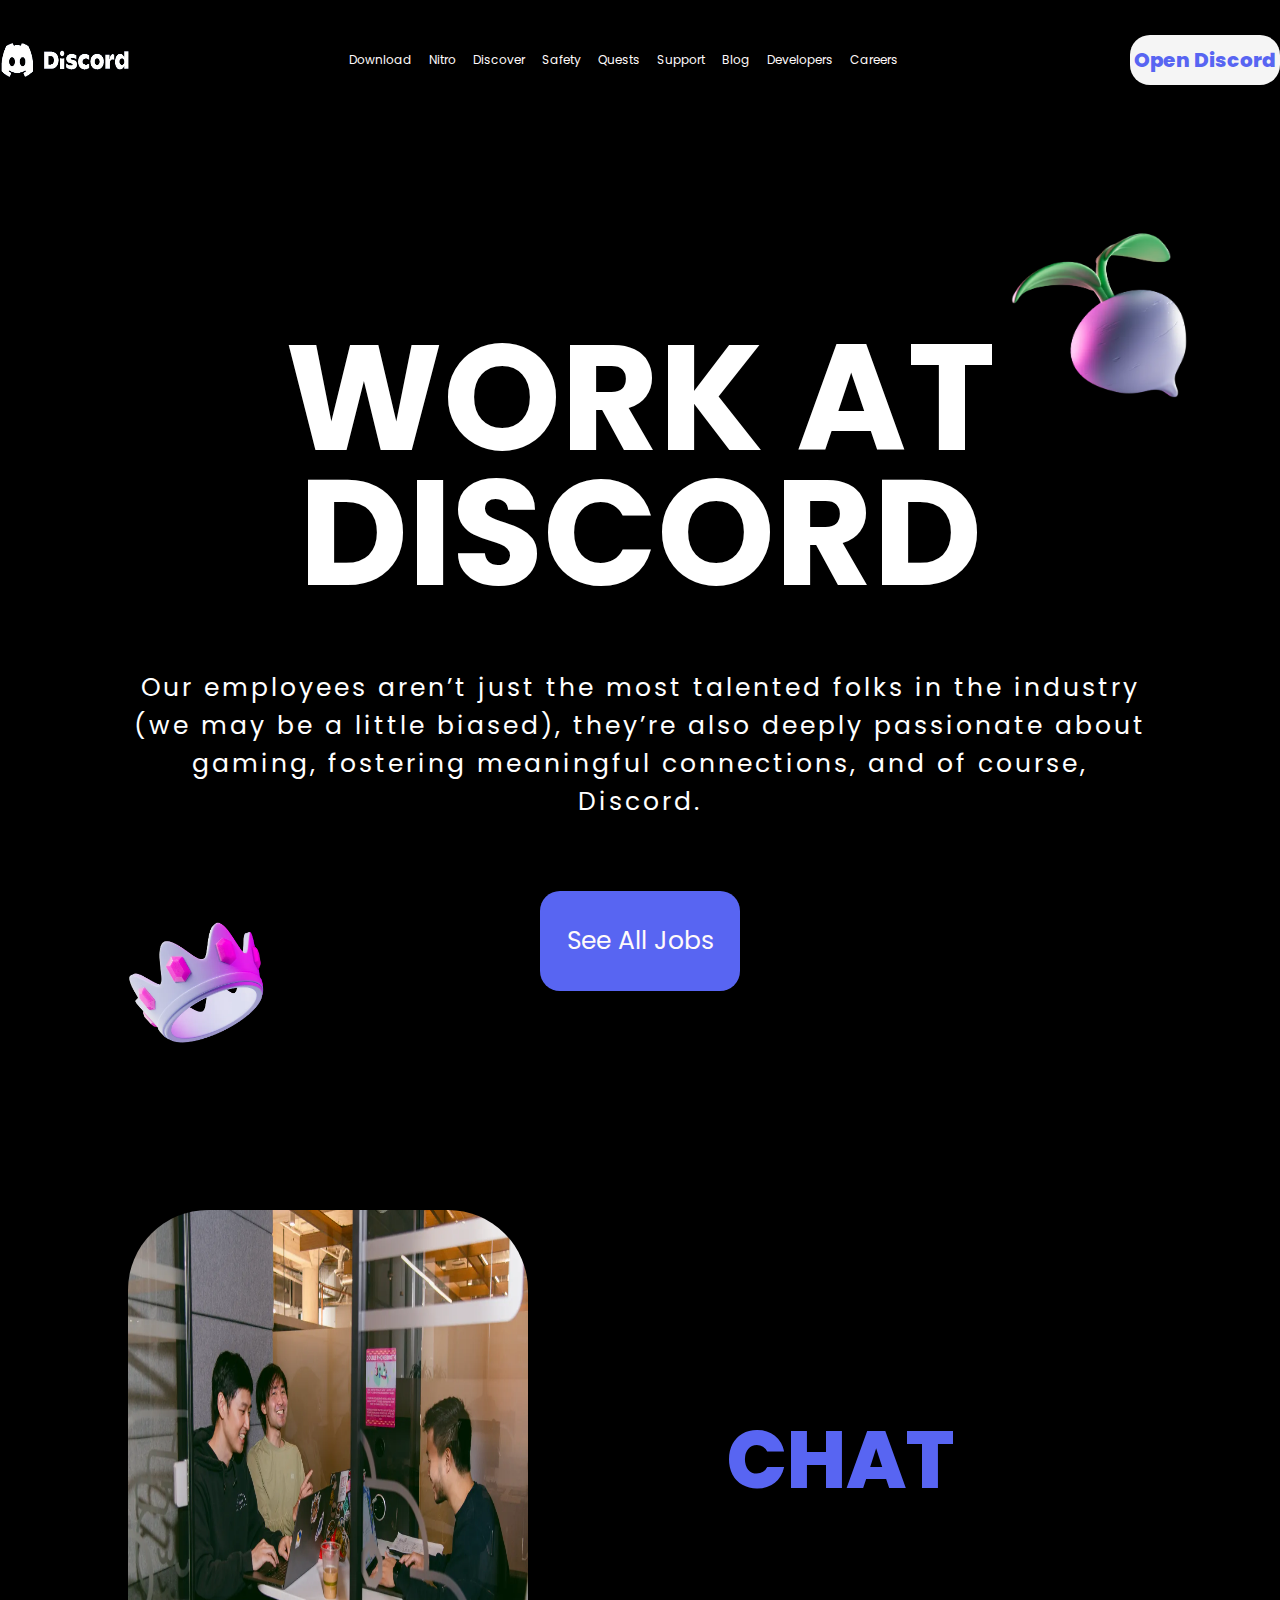
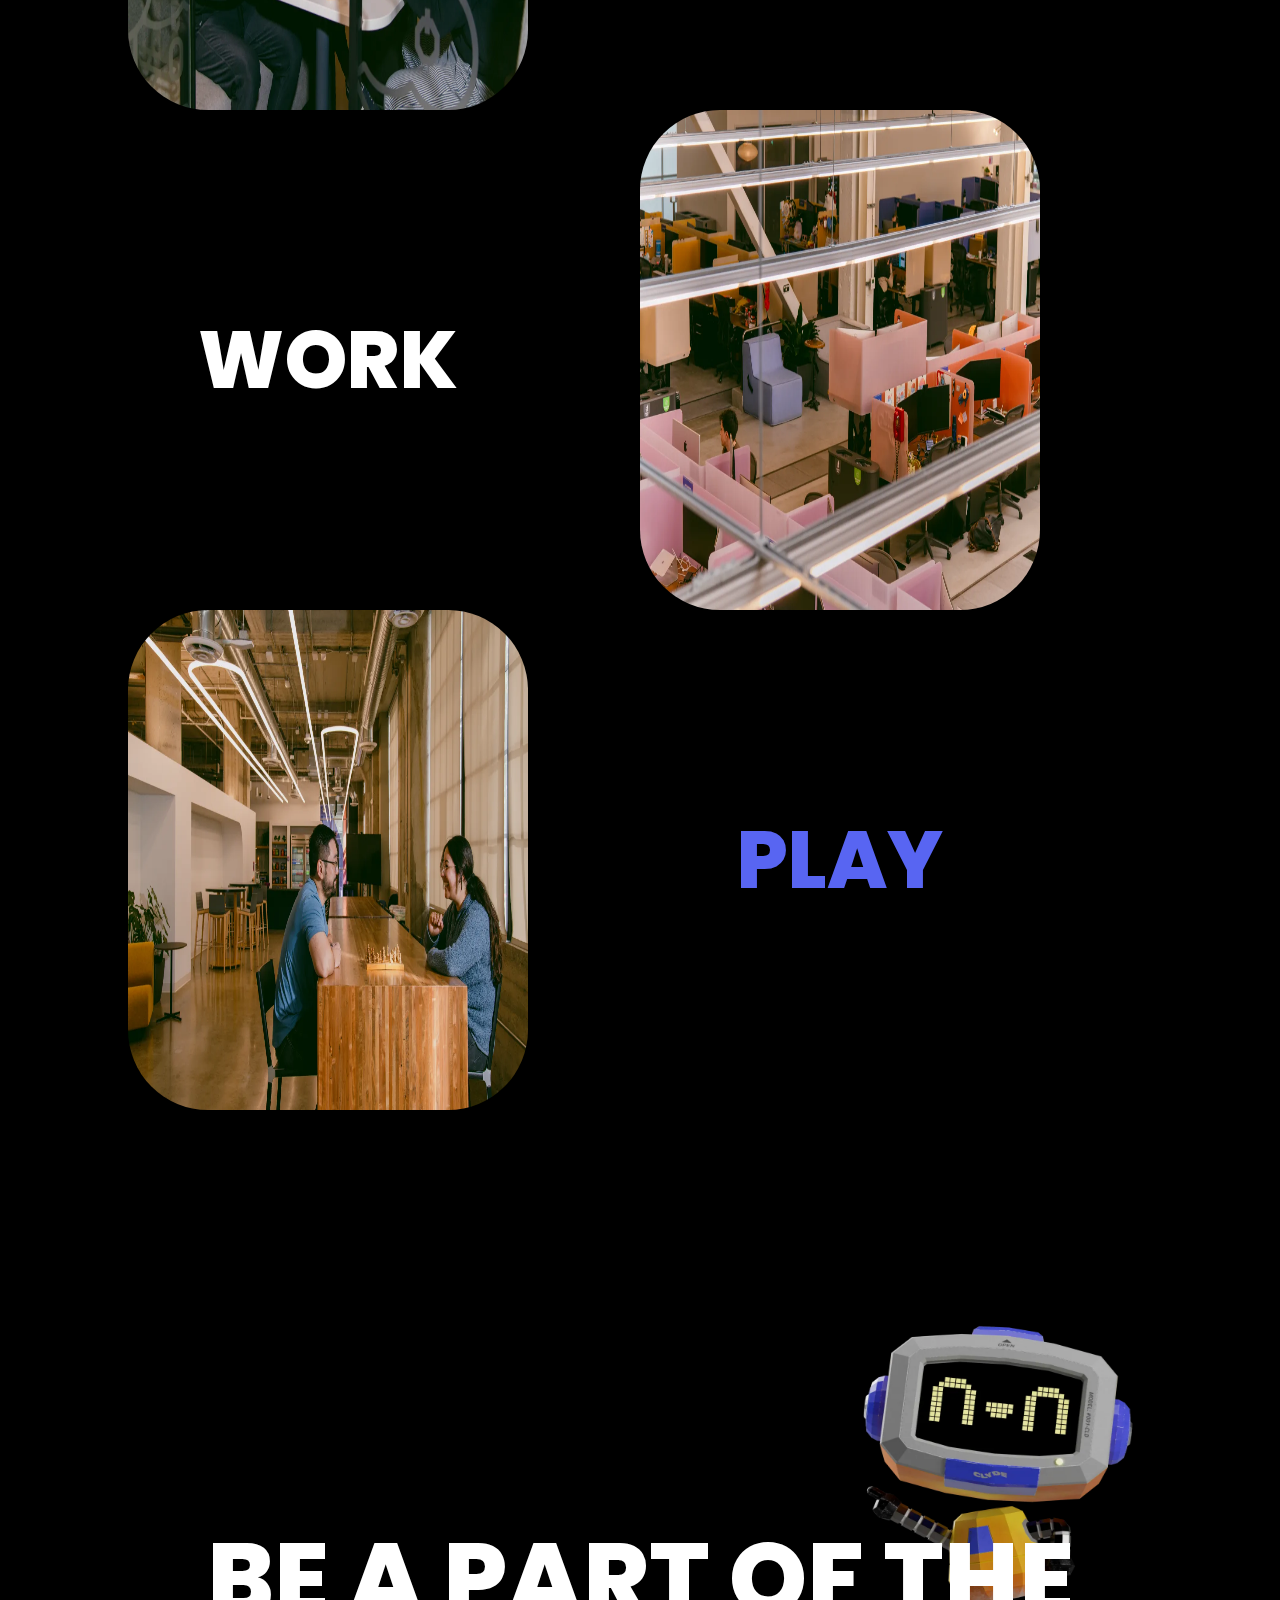
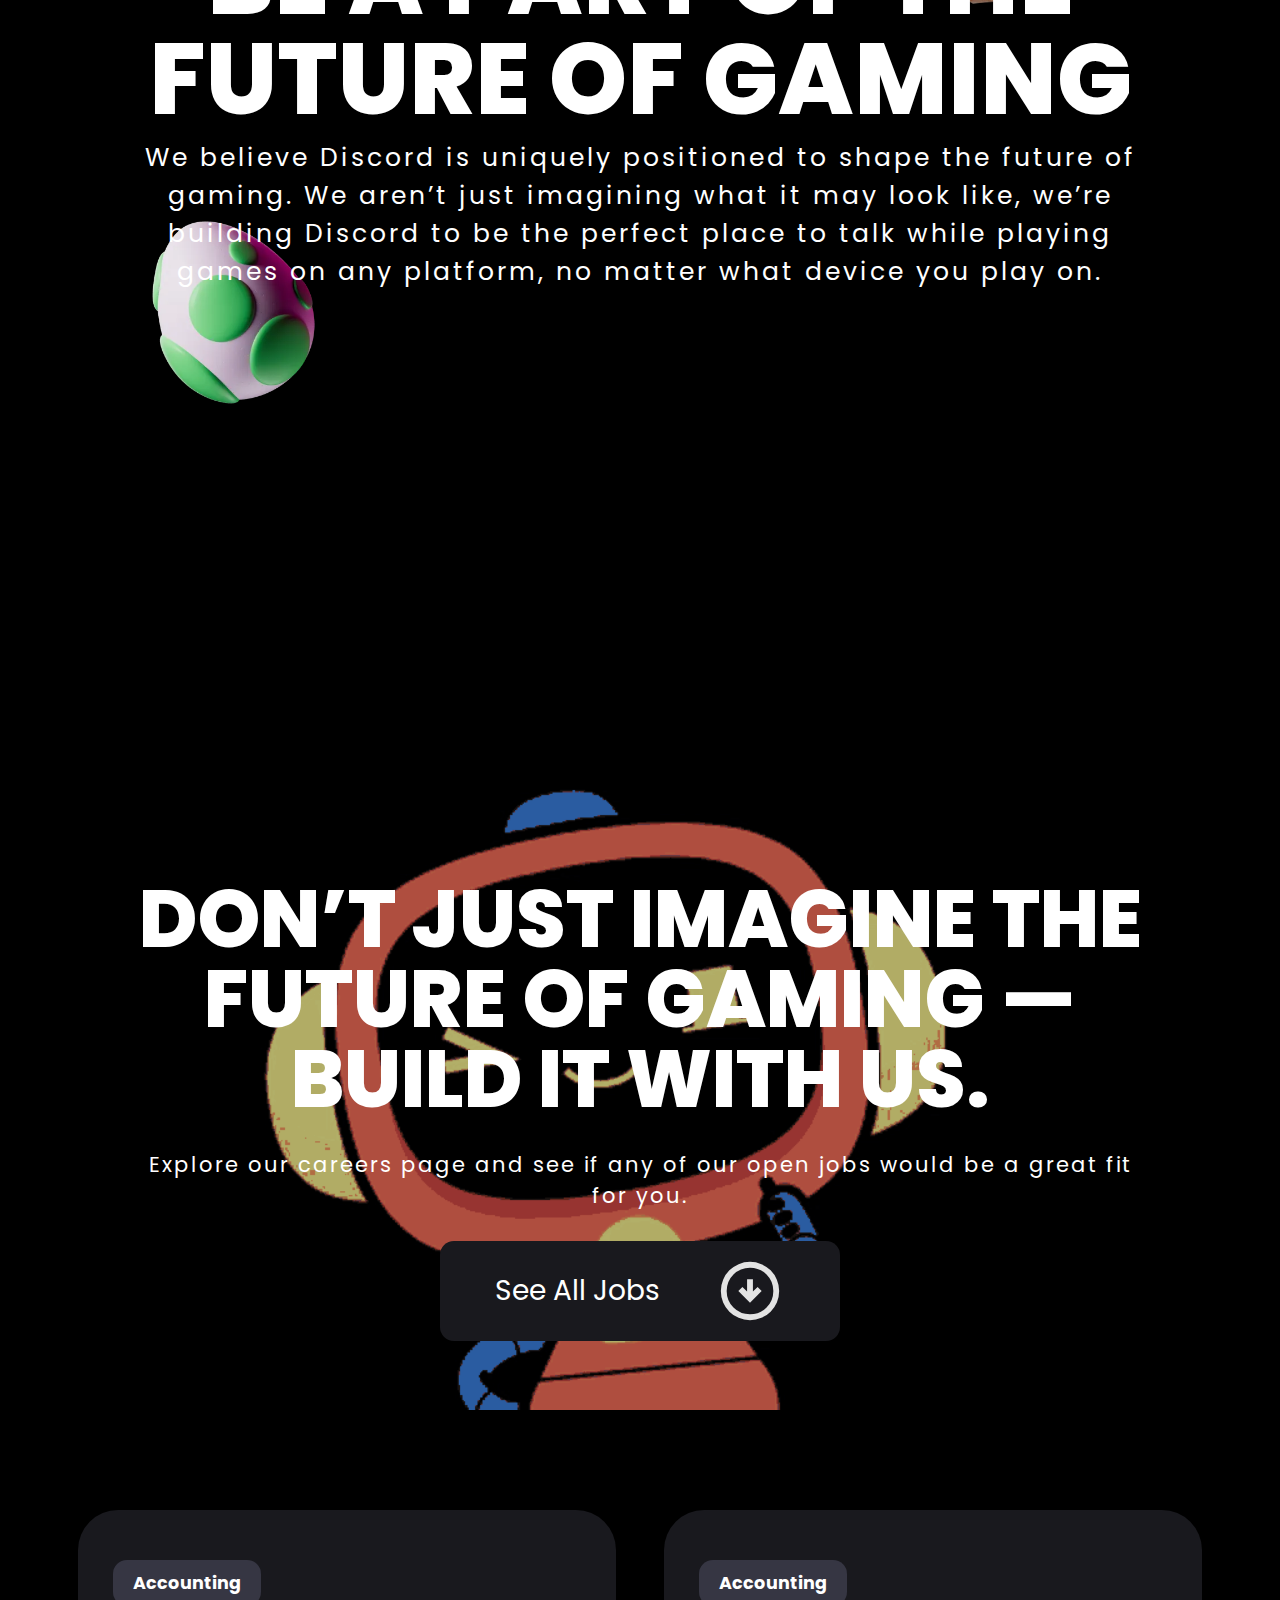
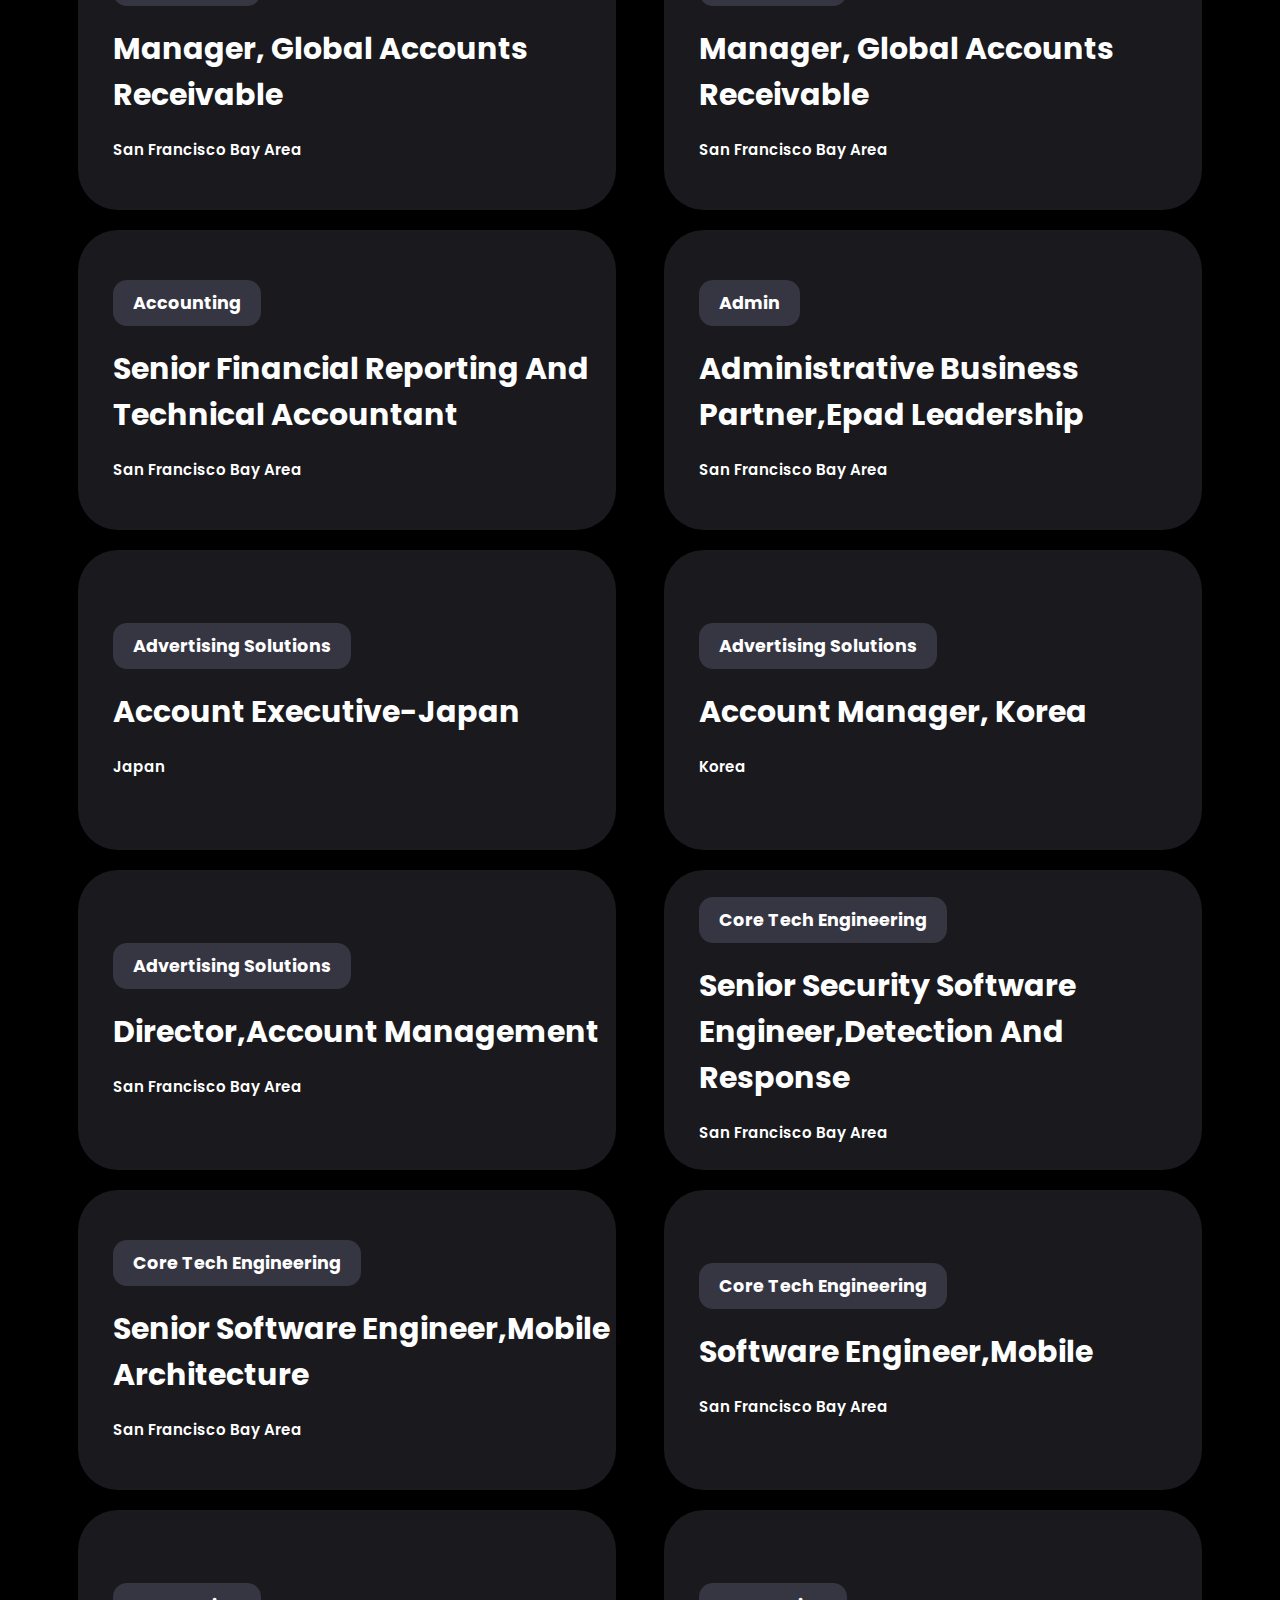
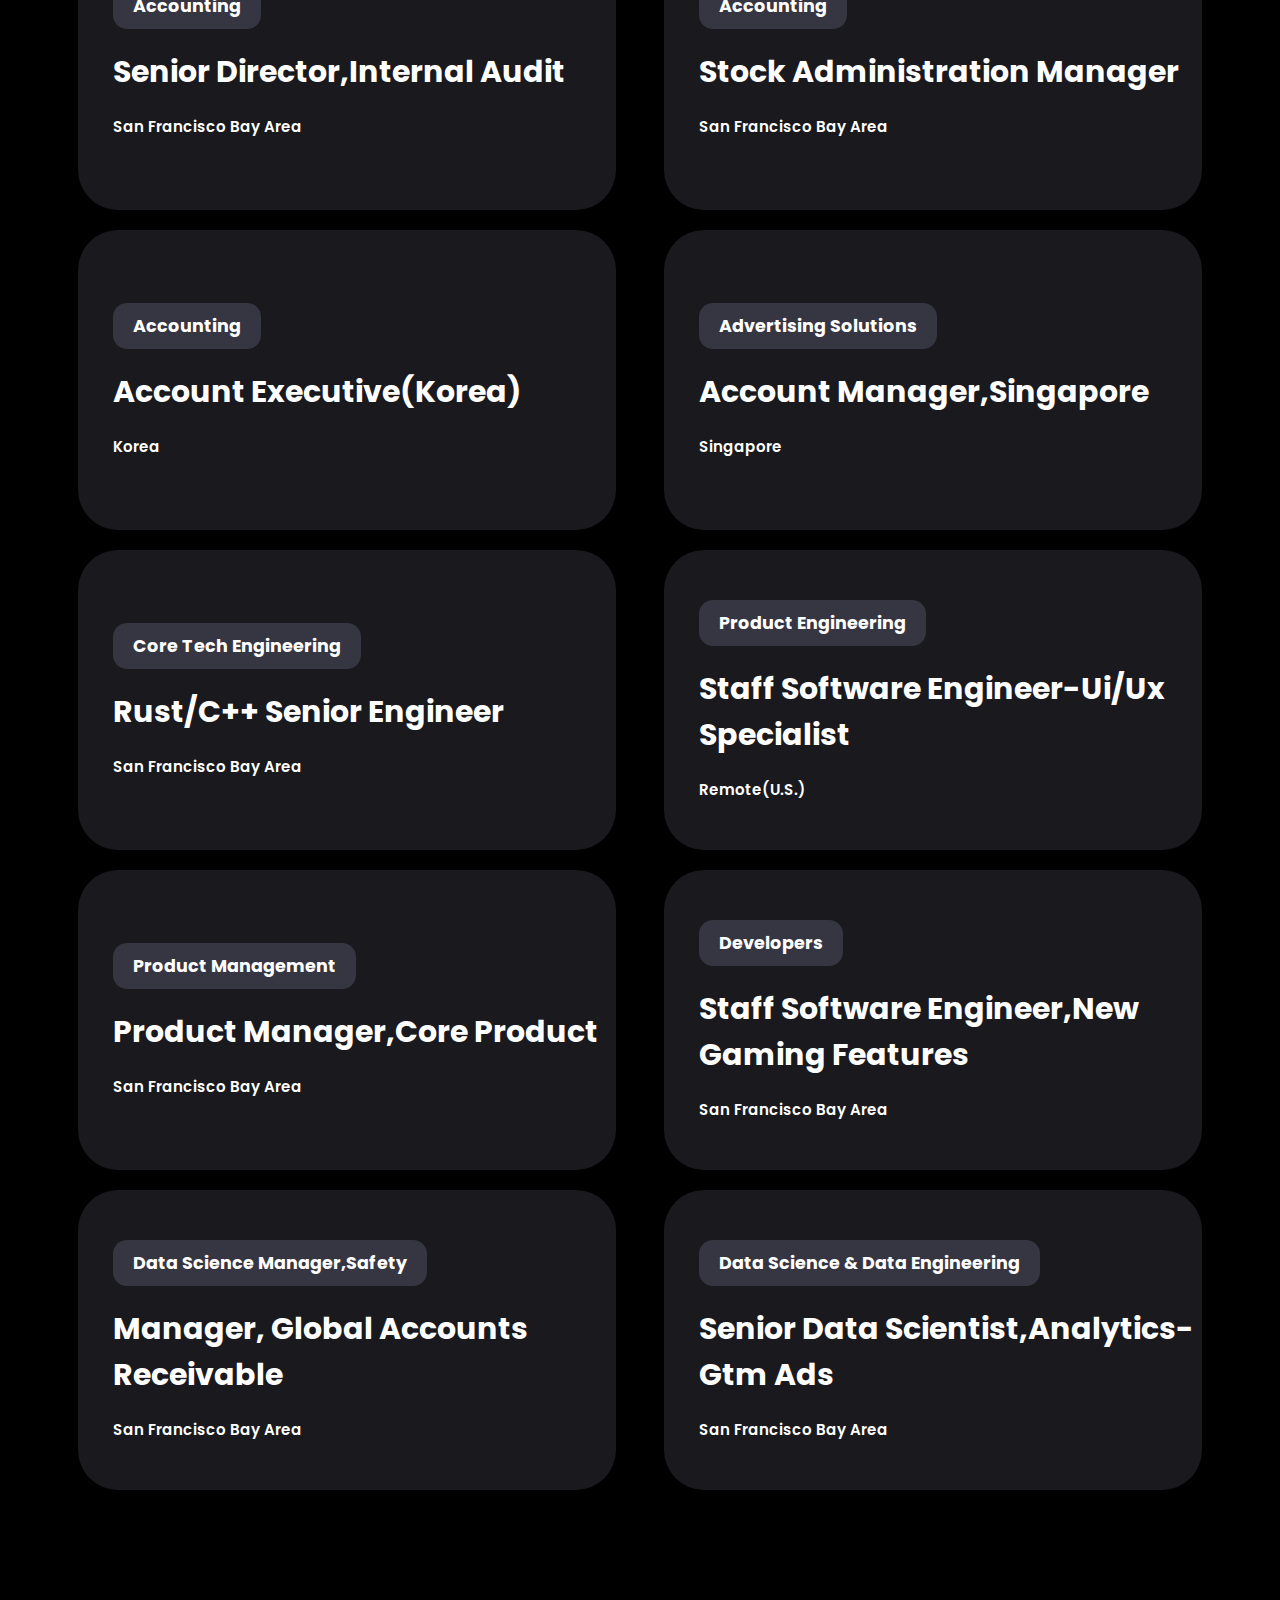
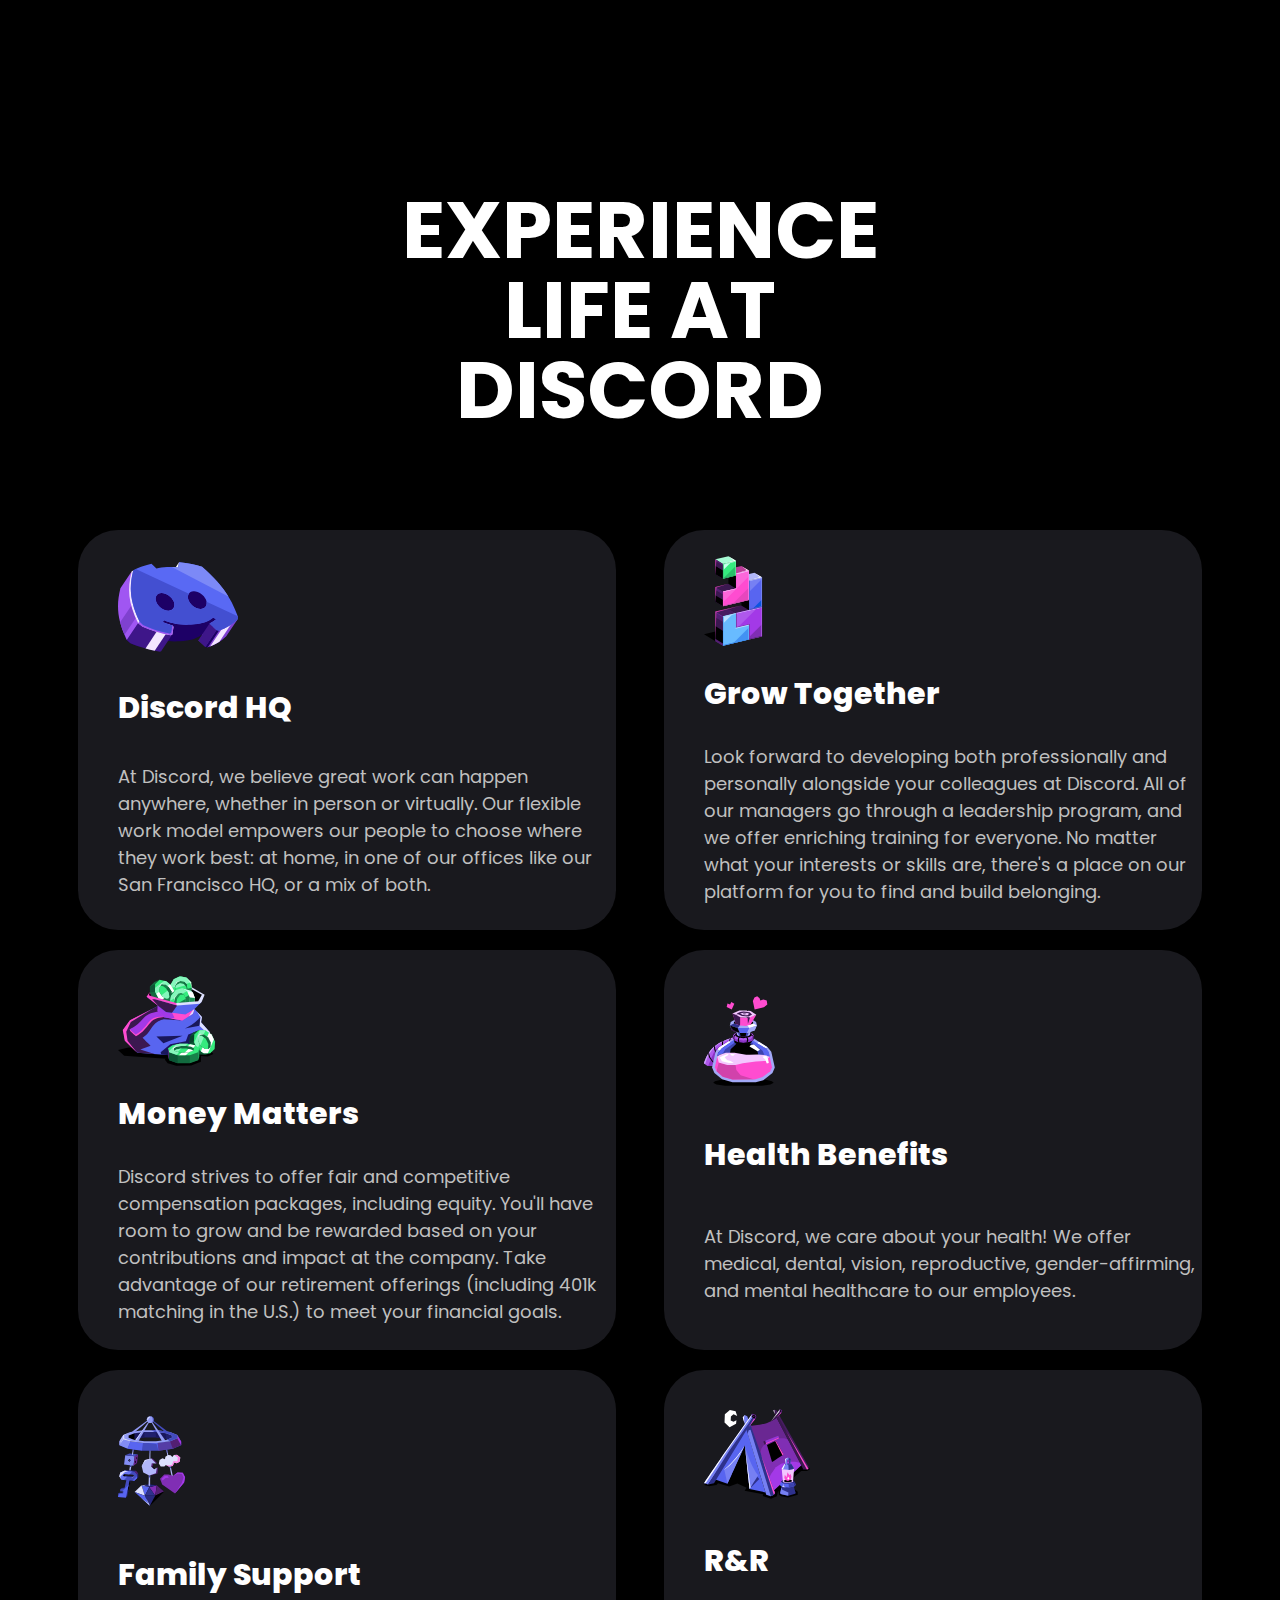
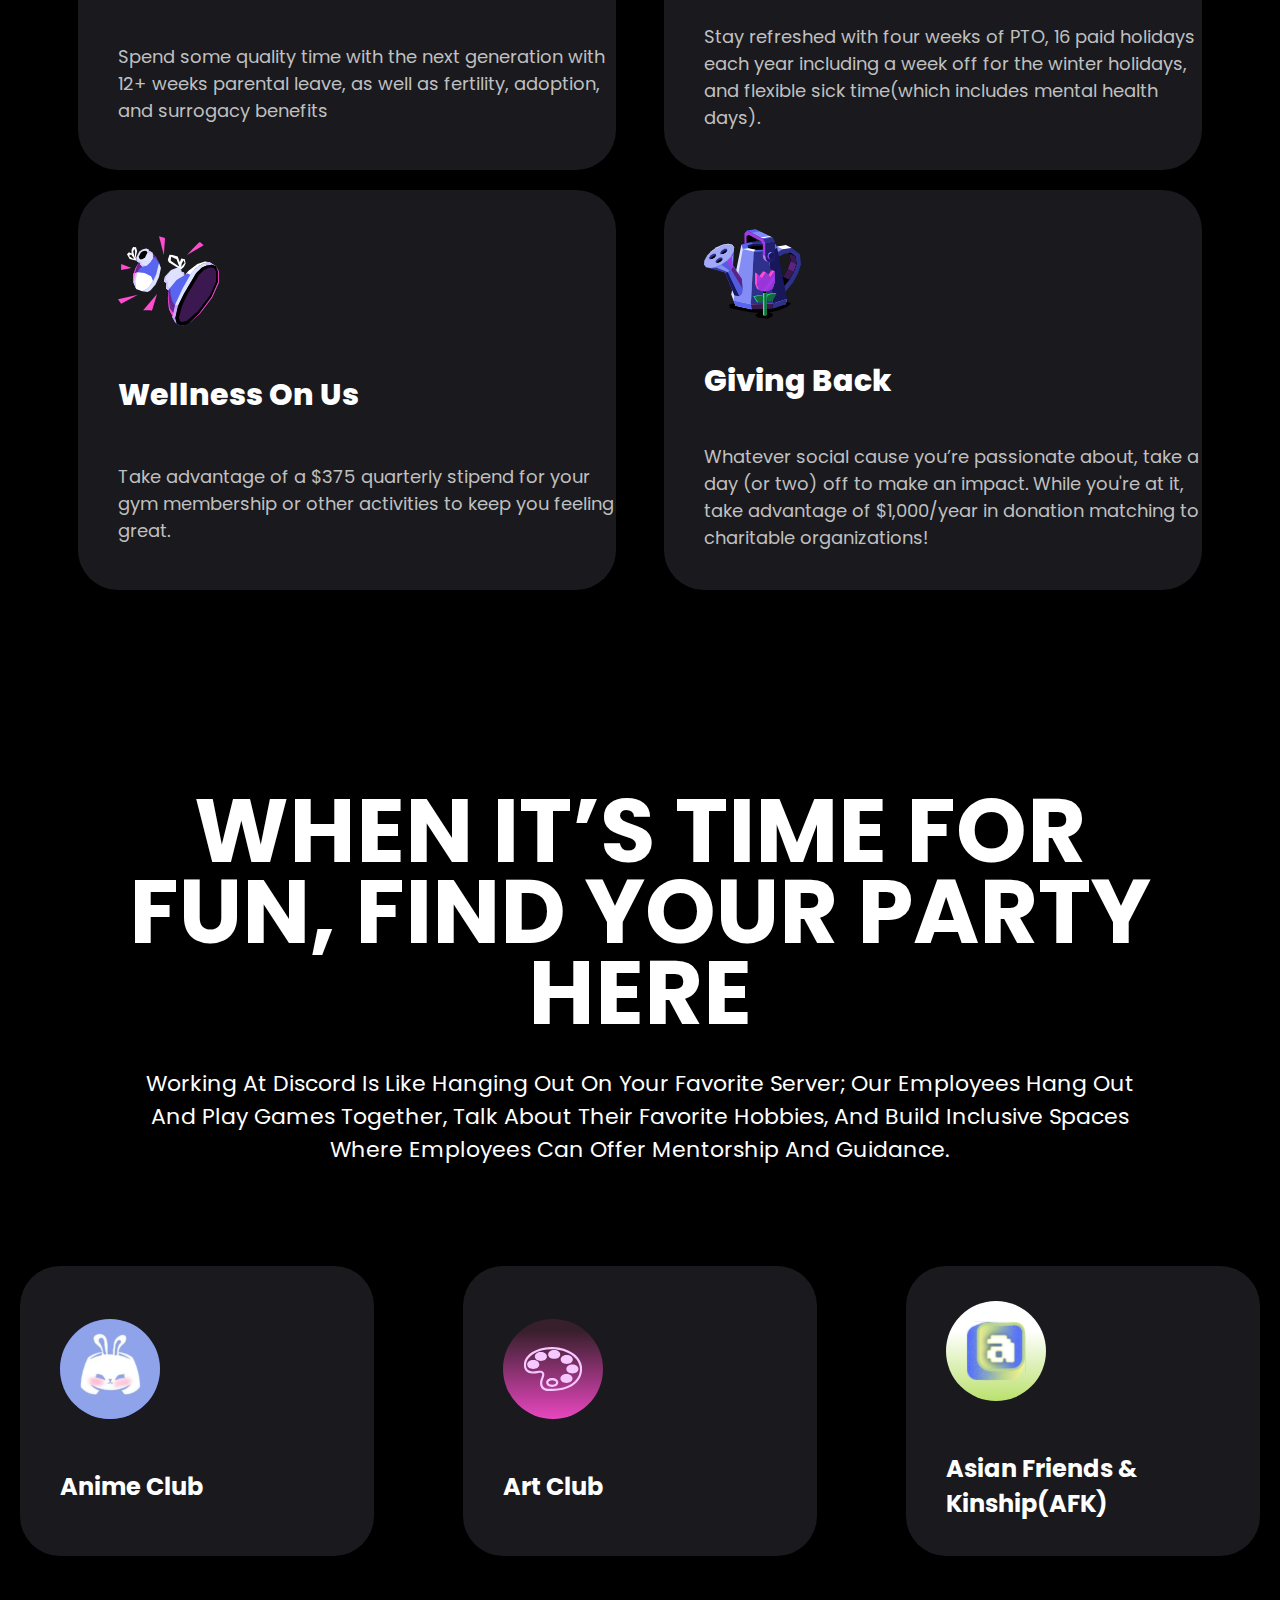
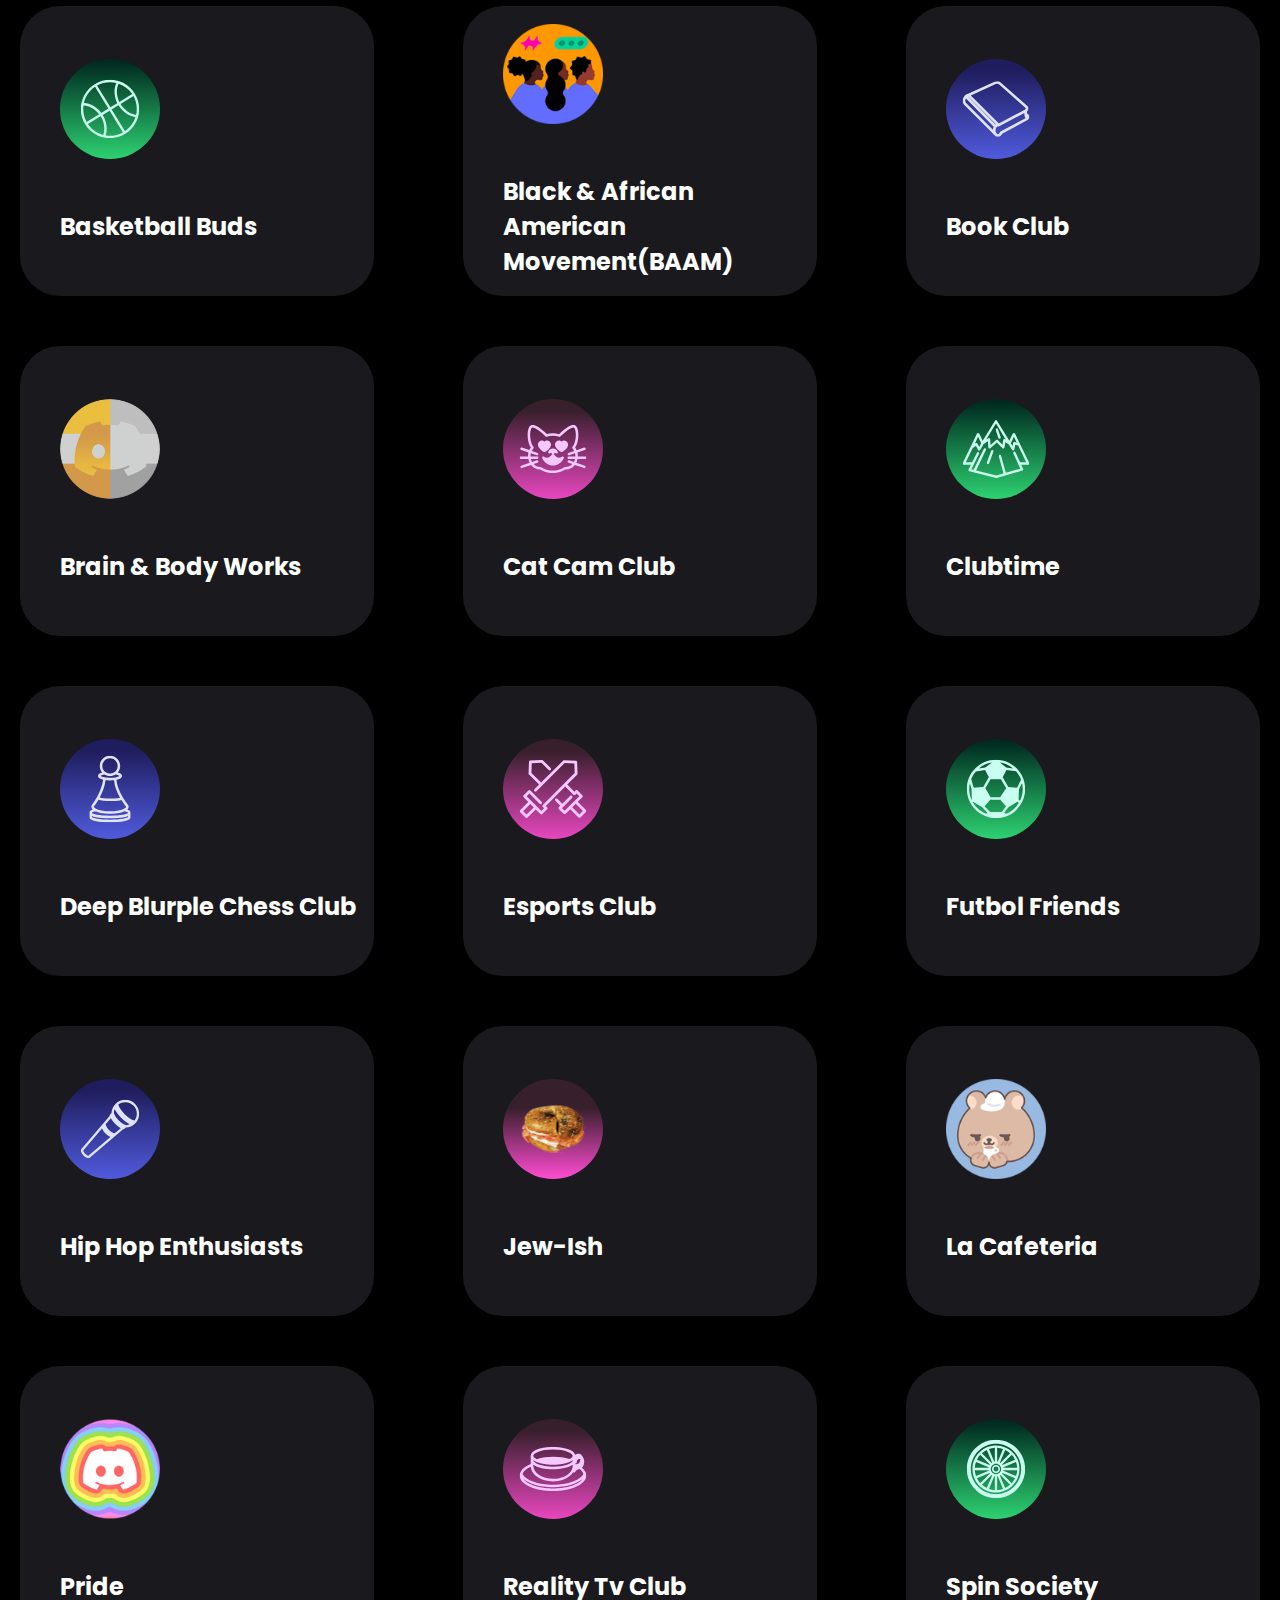
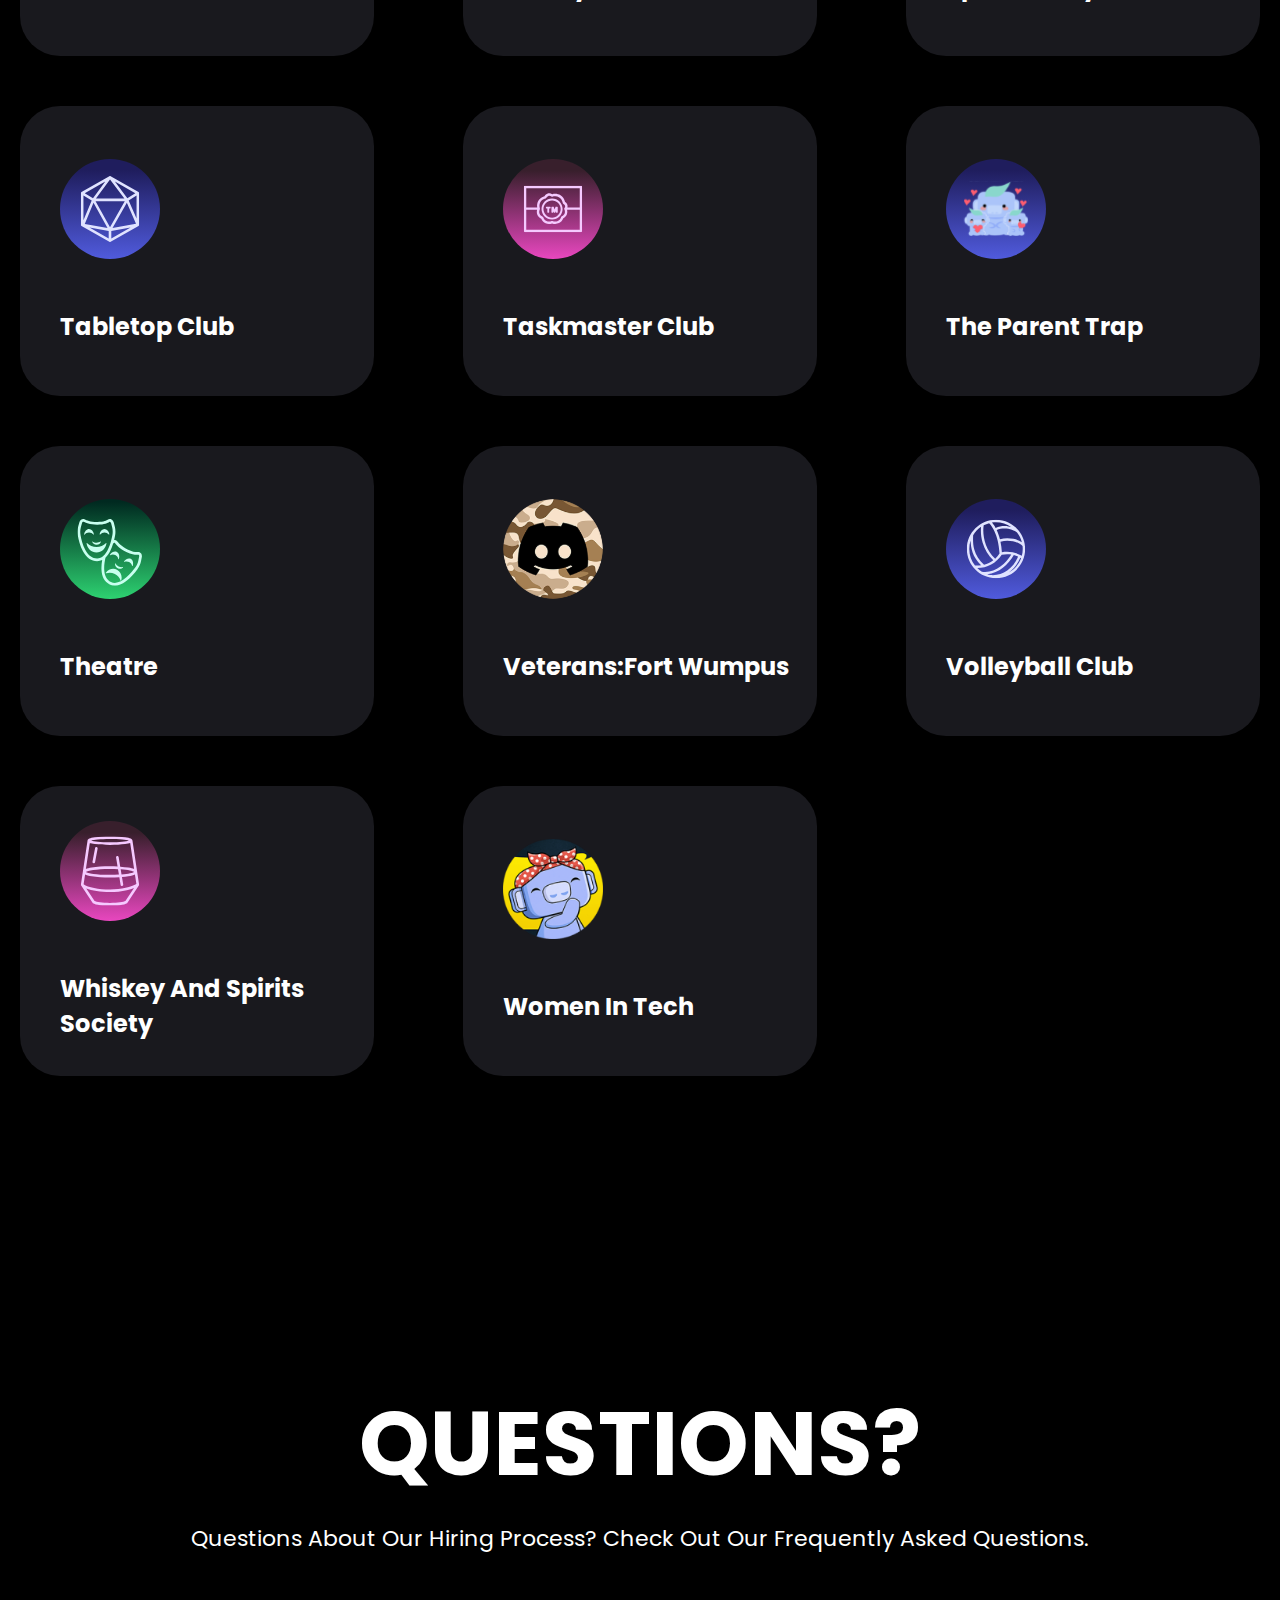
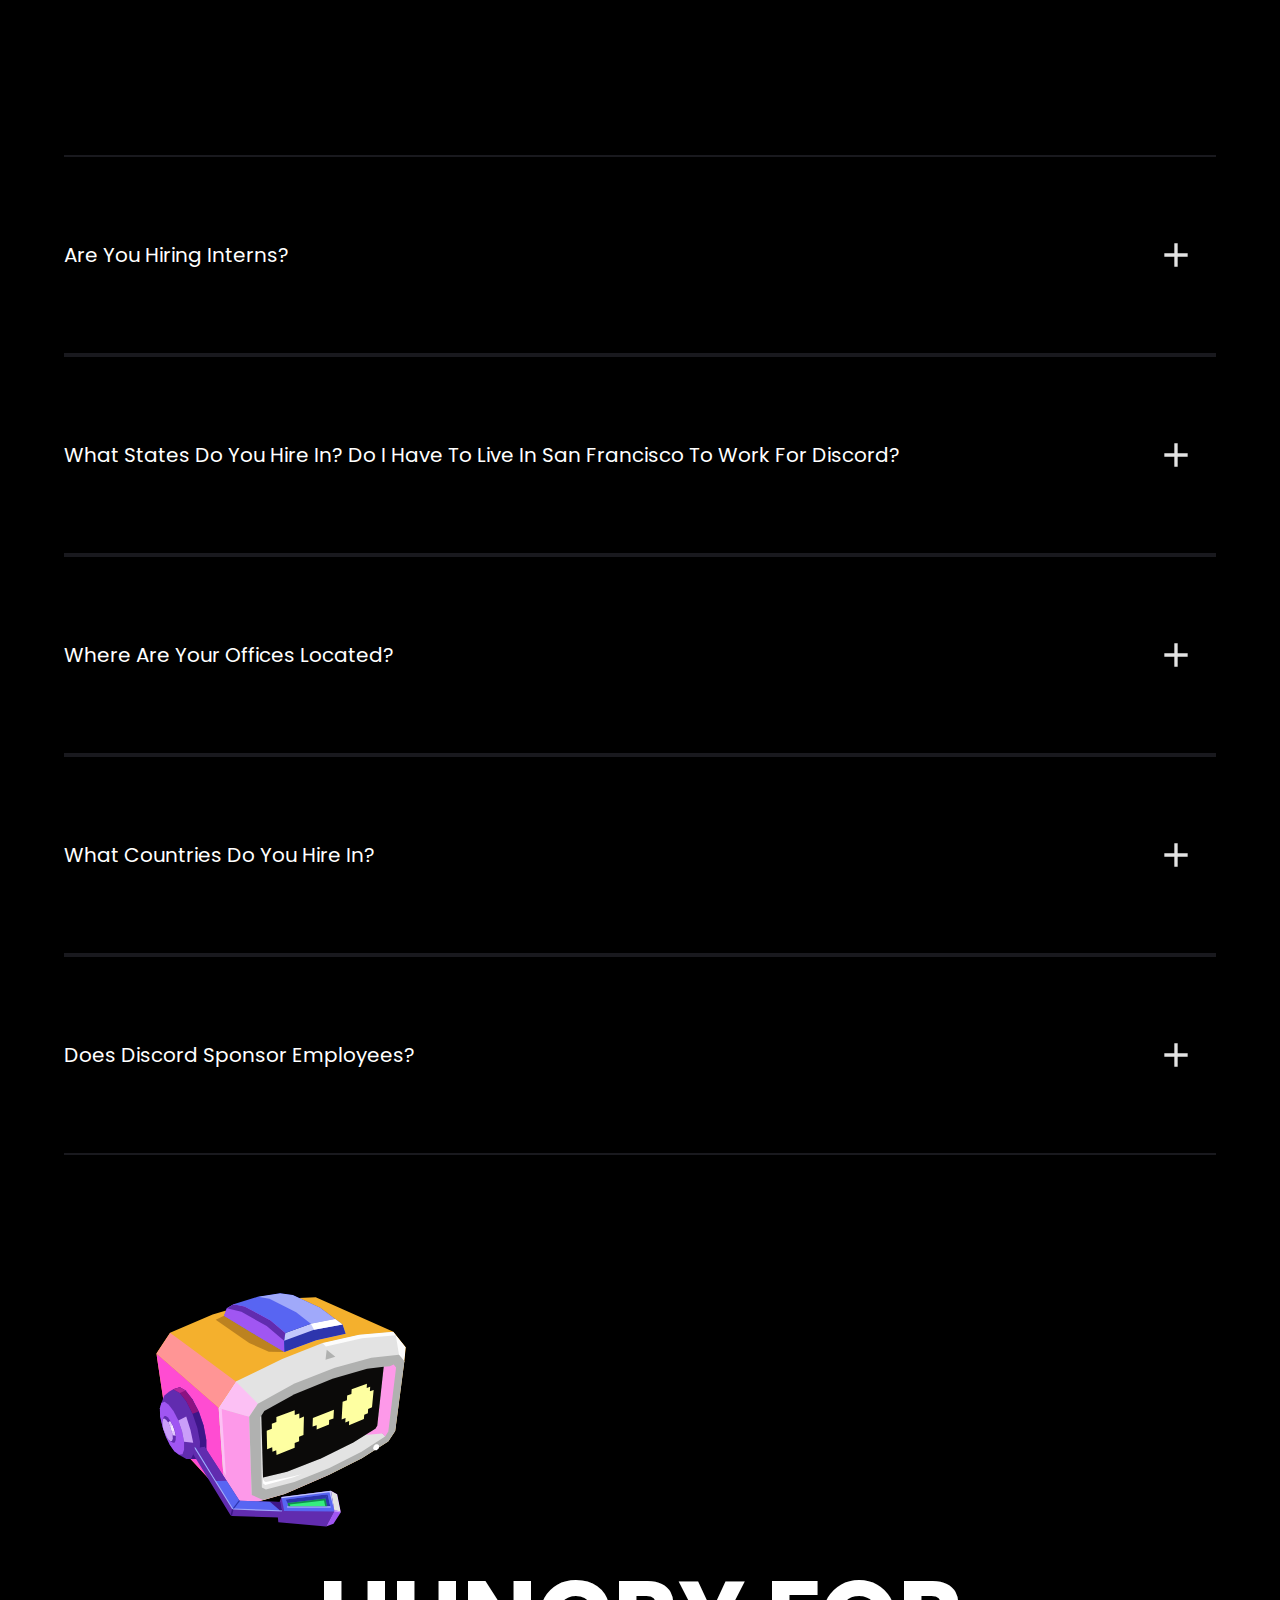
<file: discord-carriers/index.html>
<!DOCTYPE html>
<html lang="en">
  <head>
    <meta charset="UTF-8" />
    <meta name="viewport" content="width=device-width, initial-scale=1.0" />
    <title>Discord|carriers</title>
    <link rel="stylesheet" href="index.css" />
    <link rel="stylesheet" href="media.css" />
    <link rel="preconnect" href="https://fonts.googleapis.com" />
    <link rel="preconnect" href="https://fonts.gstatic.com" crossorigin />
    <link
      href="https://fonts.googleapis.com/css2?family=Lato:ital,wght@0,100;0,300;0,400;0,700;0,900;1,100;1,300;1,400;1,700;1,900&family=Mona+Sans:ital,wght@0,200..900;1,200..900&family=Mozilla+Text:wght@200..700&family=Open+Sans:ital,wght@0,300..800;1,300..800&family=Poppins:ital,wght@0,100;0,200;0,300;0,400;0,500;0,600;0,700;0,800;0,900;1,100;1,200;1,300;1,400;1,500;1,600;1,700;1,800;1,900&family=Press+Start+2P&family=Roboto:ital,wght@0,100..900;1,100..900&display=swap"
      rel="stylesheet"
    />
    <link
      rel="stylesheet"
      href="https://fonts.googleapis.com/css2?family=Material+Symbols+Outlined:opsz,wght,FILL,GRAD@20..48,100..700,0..1,-50..200&icon_names=arrow_circle_down"
    />
  </head>
  <body>
    <!--nav-start-->
    <nav>
      <img
        class="nav-logo-img"
        src="/discord-carriers-files/logo-nav.png"
        alt="discord-logo"
      />
      <ul class="nav-links">
        <li><a href="#">download</a></li>
        <li><a href="#">nitro</a></li>
        <li><a href="#">discover</a></li>
        <li><a href="#">safety</a></li>
        <li><a href="#">quests</a></li>
        <li><a href="#">support</a></li>
        <li><a href="#">blog</a></li>
        <li><a href="#">developers</a></li>
        <li><a href="#">careers</a></li>
      </ul>
      <div class="menu-wrapper">
      <a href="https://discord.com/app" class="discord-link">
  <div class="open-discord_btn">
    open discord
  </div>
</a>

        <img
          src="/discord-carriers-files/menu.png.svg"
          alt=""
          class="menu-nav"
        />
      </div>
    </nav>
    <!--nav end-->
    <!--main-start-->
    <main>
      <div class="main-starting-box">
        <img
          src="/discord-carriers-files/turnip.png"
          alt=""
          class="turnip_absolute"
        />
        <h1 class="main_h1">work at discord</h1>
        <p class="main_P">
          Our employees aren’t just the most talented folks in the industry (we
          may be a little biased), they’re also deeply passionate about gaming,
          fostering meaningful connections, and of course, Discord.
        </p>
        <div class="main_btn"><a href="#jobs-section" id="JOBS-ANCHOR">see all jobs</a></div>
        <img
          src="/discord-carriers-files/crown.png"
          alt=""
          class="crown_absolute"
        />
      </div>
      <div class="hq-images-box">
        <img
          src="/discord-carriers-files/hero-1.svg.webp"
          alt=""
          class="hq-image-1"
        />
        <div class="chat-box">chat</div>
        <img
          src="/discord-carriers-files/hero-2.svg.webp"
          alt=""
          class="hq-image-2"
        />
        <div class="work">work</div>
        <img
          src="/discord-carriers-files/hero-3.webp"
          alt=""
          class="hq-image-3"
        />
        <div class="play">play</div>
      </div>
      <div class="robo-part_main-box">
        <h1 class="robo-h1">Be a part of the future of gaming</h1>
        <p class="robo-p">
          We believe Discord is uniquely positioned to shape the future of
          gaming. We aren’t just imagining what it may look like, we’re building
          Discord to be the perfect place to talk while playing games on any
          platform, no matter what device you play on.
        </p>
        <img
          src="/discord-carriers-files/carriers-robot.svg.webp"
          alt=""
          class="robo"
        />
        <img src="/discord-carriers-files/eggs.png" alt="" class="egg" />
      </div>
      <div class="carriers-info-box">
        <h1>Don’t just imagine the future of gaming — build it with us.</h1>
        <img src="/discord-carriers-files/clyde-bot.gif" alt="" class="clyde" />
        <p>
          Explore our careers page and see if any of our open jobs would be a
          great fit for you.
        </p>
        <div class="indicator-box">
          see all jobs
          <img
            src="/discord-carriers-files/arrow-down.png.svg"
            alt=""
            class="arrow-down"
          />
        </div>
      </div>
      <div class="carriers-grid-main-box" id="jobs-section">
        <div class="grid-boxes">
          <h3>accounting</h3>
          <h1>manager, global accounts receivable</h1>
          <p>san francisco bay area</p>
        </div>
        <div class="grid-boxes">
          <h3>accounting</h3>
          <h1>manager, global accounts receivable</h1>
          <p>san francisco bay area</p>
        </div>
        <div class="grid-boxes">
          <h3>accounting</h3>
          <h1>senior financial reporting and technical accountant</h1>
          <p>san francisco bay area</p>
        </div>
        <div class="grid-boxes">
          <h3>admin</h3>
          <h1>administrative business partner,epad leadership</h1>
          <p>san francisco bay area</p>
        </div>
        <div class="grid-boxes">
          <h3>advertising solutions</h3>
          <h1>account executive-japan</h1>
          <p>japan</p>
        </div>
        <div class="grid-boxes">
          <h3>advertising solutions</h3>
          <h1>account manager, korea</h1>
          <p>korea</p>
        </div>
        <div class="grid-boxes">
          <h3>advertising solutions</h3>
          <h1>director,account management</h1>
          <p>san francisco bay area</p>
        </div>
        <div class="grid-boxes">
          <h3>core tech engineering</h3>
          <h1>senior security software engineer,detection and response</h1>
          <p>san francisco bay area</p>
        </div>
        <div class="grid-boxes">
          <h3>core tech engineering</h3>
          <h1>senior software engineer,mobile architecture</h1>
          <p>san francisco bay area</p>
        </div>
        <div class="grid-boxes">
          <h3>core tech engineering</h3>
          <h1>software engineer,mobile</h1>
          <p>san francisco bay area</p>
        </div>
        <div class="grid-boxes">
          <h3>accounting</h3>
          <h1>senior director,internal audit</h1>
          <p>san francisco bay area</p>
        </div>
        <div class="grid-boxes">
          <h3>accounting</h3>
          <h1>stock administration manager</h1>
          <p>san francisco bay area</p>
        </div>
        <div class="grid-boxes">
          <h3>accounting</h3>
          <h1>account executive(korea)</h1>
          <p>korea</p>
        </div>
        <div class="grid-boxes">
          <h3>advertising solutions</h3>
          <h1>account manager,singapore</h1>
          <p>singapore</p>
        </div>
        <div class="grid-boxes">
          <h3>core tech engineering</h3>
          <h1>rust/c++ senior engineer</h1>
          <p>san francisco bay area</p>
        </div>
        <div class="grid-boxes">
          <h3>product engineering</h3>
          <h1>staff software engineer-ui/ux specialist</h1>
          <p>remote(u.s.)</p>
        </div>
        <div class="grid-boxes">
          <h3>product management</h3>
          <h1>product manager,core product</h1>
          <p>san francisco bay area</p>
        </div>
        <div class="grid-boxes">
          <h3>developers</h3>
          <h1>staff software engineer,new gaming features</h1>
          <p>san francisco bay area</p>
        </div>
        <div class="grid-boxes">
          <h3>data science manager,safety</h3>
          <h1>manager, global accounts receivable</h1>
          <p>san francisco bay area</p>
        </div>
        <div class="grid-boxes">
          <h3>data science & data engineering</h3>
          <h1>senior data scientist,analytics-gtm ads</h1>
          <p>san francisco bay area</p>
        </div>
      </div>
      <div class="discord-benefits-h1"><h1>Experience Life at Discord</h1></div>
      <div class="discord-benefits-box">
        <div class="benefits-boxes">
          <img
            src="/discord-carriers-files/discord-hq.svg.svg"
            alt=""
            class="benefits-img"
          />
          <h2>discord hQ</h2>
          <p>
            At Discord, we believe great work can happen anywhere, whether in
            person or virtually. Our flexible work model empowers our people to
            choose where they work best: at home, in one of our offices like our
            San Francisco HQ, or a mix of both.
          </p>
        </div>
        <div class="benefits-boxes">
          <img
            src="/discord-carriers-files/grow-tog.svg.svg"
            alt=""
            class="benefits-img"
          />
          <h2>grow together</h2>
          <p>
            Look forward to developing both professionally and personally
            alongside your colleagues at Discord. All of our managers go through
            a leadership program, and we offer enriching training for everyone.
            No matter what your interests or skills are, there's a place on our
            platform for you to find and build belonging.
          </p>
        </div>
        <div class="benefits-boxes">
          <img
            src="/discord-carriers-files/money.svg"
            alt=""
            class="benefits-img"
          />
          <h2>money matters</h2>
          <p>
            Discord strives to offer fair and competitive compensation packages,
            including equity. You'll have room to grow and be rewarded based on
            your contributions and impact at the company. Take advantage of our
            retirement offerings (including 401k matching in the U.S.) to meet
            your financial goals.
          </p>
        </div>
        <div class="benefits-boxes">
          <img
            src="/discord-carriers-files/health.svg"
            alt=""
            class="benefits-img"
          />
          <h2>health benefits</h2>
          <p>
            At Discord, we care about your health! We offer medical, dental,
            vision, reproductive, gender-affirming, and mental healthcare to our
            employees.
          </p>
        </div>
        <div class="benefits-boxes">
          <img
            src="/discord-carriers-files/family-support.svg"
            alt=""
            class="benefits-img"
          />
          <h2>family support</h2>
          <p>
            Spend some quality time with the next generation with 12+ weeks
            parental leave, as well as fertility, adoption, and surrogacy
            benefits
          </p>
        </div>
        <div class="benefits-boxes">
          <img
            src="/discord-carriers-files/r-r.svg"
            alt=""
            class="benefits-img"
          />
          <h2>R&R</h2>
          <p>
            Stay refreshed with four weeks of PTO, 16 paid holidays each year
            including a week off for the winter holidays, and flexible sick
            time(which includes mental health days).
          </p>
        </div>
        <div class="benefits-boxes">
          <img
            src="/discord-carriers-files/welness.svg"
            alt=""
            class="benefits-img"
          />
          <h2>wellness on us</h2>
          <p>
            Take advantage of a $375 quarterly stipend for your gym membership
            or other activities to keep you feeling great.
          </p>
        </div>
        <div class="benefits-boxes">
          <img
            src="/discord-carriers-files/giving-back.svg"
            alt=""
            class="benefits-img"
          />
          <h2>giving back</h2>
          <p>
            Whatever social cause you’re passionate about, take a day (or two)
            off to make an impact. While you're at it, take advantage of
            $1,000/year in donation matching to charitable organizations!
          </p>
        </div>
      </div>
      <div class="discord-hq-benefits-main_box">
        <h1>When it’s time for fun, find your party here</h1>
        <p>
          Working at Discord is like hanging out on your favorite server; our
          employees hang out and play games together, talk about their favorite
          hobbies, and build inclusive spaces where employees can offer
          mentorship and guidance.
        </p>
      </div>
      <div class="discord-hq-perks_main-box">
        <div class="perks-boxes">
          <img
            src="/discord-carriers-files/anime.svg"
            alt=""
            class="perks-img"
          />
          <h2>anime club</h2>
        </div>
        <div class="perks-boxes">
          <img
            src="/discord-carriers-files/art-club.svg"
            alt=""
            class="perks-img"
          />
          <h2>art club</h2>
        </div>
        <div class="perks-boxes">
          <img src="/discord-carriers-files/afk.svg" alt="" class="perks-img" />
          <h2>asian friends & kinship(AFK)</h2>
        </div>
        <div class="perks-boxes">
          <img
            src="/discord-carriers-files/basketball.svg"
            alt=""
            class="perks-img"
          />
          <h2>basketball buds</h2>
        </div>
        <div class="perks-boxes">
          <img
            src="/discord-carriers-files/baam.png"
            alt=""
            class="perks-img"
          />
          <h2>black & african american movement(BAAM)</h2>
        </div>
        <div class="perks-boxes">
          <img
            src="/discord-carriers-files/book-club.svg"
            alt=""
            class="perks-img"
          />
          <h2>book club</h2>
        </div>
        <div class="perks-boxes">
          <img
            src="/discord-carriers-files/brain-and-body.svg"
            alt=""
            class="perks-img"
          />
          <h2>brain & body works</h2>
        </div>
        <div class="perks-boxes">
          <img
            src="/discord-carriers-files/cat-cam.svg"
            alt=""
            class="perks-img"
          />
          <h2>cat cam club</h2>
        </div>
        <div class="perks-boxes">
          <img
            src="/discord-carriers-files/clubtime.svg"
            alt=""
            class="perks-img"
          />
          <h2>clubtime</h2>
        </div>
        <div class="perks-boxes">
          <img
            src="/discord-carriers-files/chess.svg"
            alt=""
            class="perks-img"
          />
          <h2>deep blurple chess club</h2>
        </div>
        <div class="perks-boxes">
          <img
            src="/discord-carriers-files/e-sports.svg"
            alt=""
            class="perks-img"
          />
          <h2>esports club</h2>
        </div>
        <div class="perks-boxes">
          <img
            src="/discord-carriers-files/futbal.svg"
            alt=""
            class="perks-img"
          />
          <h2>futbol friends</h2>
        </div>
        <div class="perks-boxes">
          <img
            src="/discord-carriers-files/hip-hop.svg"
            alt=""
            class="perks-img"
          />
          <h2>hip hop enthusiasts</h2>
        </div>
        <div class="perks-boxes">
          <img
            src="/discord-carriers-files/jew-ish.svg"
            alt=""
            class="perks-img"
          />
          <h2>jew-ish</h2>
        </div>
        <div class="perks-boxes">
          <img
            src="/discord-carriers-files/la-cafe.png"
            alt=""
            class="perks-img"
          />
          <h2>la cafeteria</h2>
        </div>
        <div class="perks-boxes">
          <img
            src="/discord-carriers-files/pride.png"
            alt=""
            class="perks-img"
          />
          <h2>pride</h2>
        </div>
        <div class="perks-boxes">
          <img src="/discord-carriers-files/tv.svg" alt="" class="perks-img" />
          <h2>reality tv club</h2>
        </div>
        <div class="perks-boxes">
          <img
            src="/discord-carriers-files/spin-soc.svg"
            alt=""
            class="perks-img"
          />
          <h2>spin society</h2>
        </div>
        <div class="perks-boxes">
          <img
            src="/discord-carriers-files/table-top.svg"
            alt=""
            class="perks-img"
          />
          <h2>tabletop club</h2>
        </div>
        <div class="perks-boxes">
          <img
            src="/discord-carriers-files/taskmaster.svg"
            alt=""
            class="perks-img"
          />
          <h2>taskmaster club</h2>
        </div>
        <div class="perks-boxes">
          <img
            src="/discord-carriers-files/the-parent.svg"
            alt=""
            class="perks-img"
          />
          <h2>the parent trap</h2>
        </div>
        <div class="perks-boxes">
          <img
            src="/discord-carriers-files/theatre.svg"
            alt=""
            class="perks-img"
          />
          <h2>theatre</h2>
        </div>
        <div class="perks-boxes">
          <img
            src="/discord-carriers-files/fort-wampus.svg"
            alt=""
            class="perks-img"
          />
          <h2>veterans:fort wumpus</h2>
        </div>
        <div class="perks-boxes">
          <img
            src="/discord-carriers-files/volleyball.svg"
            alt=""
            class="perks-img"
          />
          <h2>volleyball club</h2>
        </div>
        <div class="perks-boxes">
          <img
            src="/discord-carriers-files/whisky-spirits.svg"
            alt=""
            class="perks-img"
          />
          <h2>whiskey and spirits society</h2>
        </div>
        <div class="perks-boxes">
          <img
            src="/discord-carriers-files/women.png"
            alt=""
            class="perks-img"
          />
          <h2>women in tech</h2>
        </div>
      </div>
      <div class="questions-text-main-box">
        <h1>Questions?</h1>
        <p>
          Questions about our hiring process? Check out our frequently asked
          questions.
        </p>
      </div>
      <div class="questions-main-box">
        <div class="questions-boxes">
          are you hiring interns?
          <img src="/discord-carriers-files/+.svg" alt="" class="q-img" />
        </div>
        <div class="questions-boxes">
          what states do you hire in? do i have to live in san francisco to work
          for discord?
          <img src="/discord-carriers-files/+.svg" alt="" class="q-img" />
        </div>
        <div class="questions-boxes">
          where are your offices located?
          <img src="/discord-carriers-files/+.svg" alt="" class="q-img" />
        </div>
        <div class="questions-boxes">
          what countries do you hire in?
          <img src="/discord-carriers-files/+.svg" alt="" class="q-img" />
        </div>
        <div class="questions-boxes">
          does discord sponsor employees?
          <img src="/discord-carriers-files/+.svg" alt="" class="q-img" />
        </div>
      </div>
      <div class="hungry-main-box">
        <img
          src="/discord-carriers-files/hungry.q-robot.png.svg"
          alt=""
          class="absolute-hungry"
        />
        <h1>Hungry for more?</h1>
        <p>
          Check out our company principles to learn even more about what makes
          Discord a special place to work!
        </p>
        <button>learn more</button>
        <img
          src="/discord-carriers-files/x.png.svg"
          alt=""
          class="absolute-hungry-2"
        />
      </div>
    </main>
    <!--main-end-->
    <!--footer-start-->
    <footer>
      <div class="main_footer-box">
        <div class="footer-top-part">
          <!-- social + language section -->
          <div class="social-and-language-changer-div">
            <div class="footer_discord-main-logo">
              <img
                src="/discord-carriers-files/footer_discord-logo.png.svg"
                alt="Discord logo"
              />
            </div>
            <div class="top_footer-language-changer_button">
              <p>English (US)</p>
            </div>
            <div class="social-links_div">
              <p class="social_links-p">social</p>
              <div class="social-icons-sep-div">
                <div class="img-social-links-icons">
                  <img src="/discord-carriers-files/footer-x.svg" alt="X" />
                </div>
                <div class="img-social-links-icons">
                  <img
                    src="/discord-carriers-files/footer-insta.svg"
                    alt="Instagram"
                  />
                </div>
                <div class="img-social-links-icons">
                  <img
                    src="/discord-carriers-files/footer-facebook.svg"
                    alt="Facebook"
                  />
                </div>
                <div class="img-social-links-icons">
                  <img
                    src="/discord-carriers-files/footer-youtube.svg"
                    alt="YouTube"
                  />
                </div>
                <div class="img-social-links-icons">
                  <img
                    src="/discord-carriers-files/footer-tiktok.svg"
                    alt="TikTok"
                  />
                </div>
              </div>
            </div>
          </div>
          <!-- end social + language section -->
          <!-- footer link grids -->
          <div class="p-c-r-p_part-footer-top">
            <div class="p-c-r-p-grid_boxes">
              <p class="p-c-r-p_links-tag">product</p>
              <a href="#" class="p-c-r-p_directing-links">download</a>
              <a href="#" class="p-c-r-p_directing-links">nitro</a>
              <a href="#" class="p-c-r-p_directing-links">status</a>
              <a href="#" class="p-c-r-p_directing-links">app directory</a>
            </div>
            <div class="p-c-r-p-grid_boxes">
              <p class="p-c-r-p_links-tag">company</p>
              <a href="#" class="p-c-r-p_directing-links">about</a>
              <a href="#" class="p-c-r-p_directing-links">jobs</a>
              <a href="#" class="p-c-r-p_directing-links">brand</a>
              <a href="#" class="p-c-r-p_directing-links">newsroom</a>
            </div>
            <div class="p-c-r-p-grid_boxes">
              <p class="p-c-r-p_links-tag">resources</p>
              <a href="#" class="p-c-r-p_directing-links">college</a>
              <a href="#" class="p-c-r-p_directing-links">support</a>
              <a href="#" class="p-c-r-p_directing-links">safety</a>
              <a href="#" class="p-c-r-p_directing-links">blog</a>
              <a href="#" class="p-c-r-p_directing-links">feedback</a>
              <a href="#" class="p-c-r-p_directing-links">streamkit</a>
              <a href="#" class="p-c-r-p_directing-links">creators</a>
              <a href="#" class="p-c-r-p_directing-links">community</a>
              <a href="#" class="p-c-r-p_directing-links">developers</a>
              <a href="#" class="p-c-r-p_directing-links">gaming</a>
              <a href="#" class="p-c-r-p_directing-links">quests</a>
              <a href="#" class="p-c-r-p_directing-links"
                >official 3rd party merch</a
              >
            </div>
            <div class="p-c-r-p-grid_boxes">
              <p class="p-c-r-p_links-tag">policies</p>
              <a href="#" class="p-c-r-p_directing-links">terms</a>
              <a href="#" class="p-c-r-p_directing-links">privacy</a>
              <a href="#" class="p-c-r-p_directing-links">cookie settings</a>
              <a href="#" class="p-c-r-p_directing-links">guidelines</a>
              <a href="#" class="p-c-r-p_directing-links">acknowledgements</a>
              <a href="#" class="p-c-r-p_directing-links">licenses</a>
              <a href="#" class="p-c-r-p_directing-links">information</a>
            </div>
          </div>
          <!-- end footer link grids -->
        </div>
        <div class="footer_bottom_last-part_discord_main-logo">
          <img
            id="footer-discord-logo"
            src="/discord-carriers-files/footer-discord-carriers.svg"
            alt=""
          />
        </div>
      </div>
    </footer>
    <!-- footer-end -->
  </body>
</html>
</file>
<file: index.css>
* {
    margin: 0;
    padding: 0;
    box-sizing: border-box;
    font-family: 'Poppins', sans-serif;
}

:root {
    --bg-base: #000000;
    --links-color: snow;
    --page-text-color: #FFFFFF;
    --open-discord-btn-bg: #5865F2;
    --card-bg: #19191e;
    --card-hover: #3a3a41;
    --tag-bg: #363643;
    margin: 0;
    background-color: var(--bg-base);
    scroll-behavior: smooth;
}

html {
    font-size: 10px;
}

html,body{
    width: 100%;
    min-height: 100vh;
    overflow-x: hidden;
}

nav {
    width: 100%;
    max-width: 100%;
    height: auto;
    display: flex;
    align-items: center;
    justify-content: space-between;
    padding: 0 8rem 0 8rem;
    margin-top: 1rem;
}
.menu-nav{
    display: none;
}

.nav-logo-img{
    display: block;
    width: 14rem;
    height: 10rem;
}

.nav-links li {
    list-style: none;
    display: inline-block;
}

.nav-links li a {
    text-decoration: none;
    color: var(--links-color);
    font-size: 1.8rem;
    text-transform: capitalize;
    padding-right: 2.8rem;
}

.nav-links li a:hover {
    color: var(--open-discord-btn-bg);
    transition: all 0.3s ease-in-out;
}

.open-discord_btn {
    font-size: 2rem;
    text-transform: capitalize;
    width: 15rem;
    height: 5rem;
    background-color: whitesmoke;
    display: flex;
    align-items: center;
    justify-content: center;
    color: var(--open-discord-btn-bg);
    font-weight: 800;
    border-radius: 20px;
}

.open-discord_btn:hover {
    cursor: pointer;
    background-color: var(--open-discord-btn-bg);
    color: snow;
    transition: all 0.3s ease-in-out;
}

.main-starting-box {
    width: 80vw;
    max-width: 80vw;
    height: 80rem;
    margin: 15rem auto;
    display: flex;
    flex-direction: column;
    align-items: center;
    justify-content: space-evenly;
    position: relative;
}

.main_h1 {
    color: var(--page-text-color);
    font-size: 15rem;
    text-transform: uppercase;
    font-weight: 700;
    text-align: center;
    line-height: 0.9;
}

.main_P {
    color: var(--page-text-color);
    font-size: 2.5rem;
    text-align: center;
    letter-spacing: 3px;
}

.main_btn {
    width: 20rem;
    height: 10rem;
    background-color: var(--open-discord-btn-bg);
    color: var(--page-text-color);
    font-size: 2.5rem;
    text-transform: capitalize;
    display: flex;
    align-items: center;
    justify-content: center;
    border-radius: 20px;
}

.main_btn:hover {
    cursor: pointer;
    background-color: snow;
    color: var(--open-discord-btn-bg);
    transition: all 0.3s ease-in-out;
}

.turnip_absolute,
.crown_absolute {
    display: inline-block;
    width: 20rem;
    height: 20rem;
}

.turnip_absolute {
    position: absolute;
    top: -5rem;
    right: -5rem;
}

.crown_absolute {
    position: absolute;
    bottom: -5rem;
    left: -5rem;
    display: inline-block;
    width: 25rem;
    height: 25rem;
}

.hq-images-box {
    width: 80vw;
    max-width: 80vw;
    height: max-content;
    margin: 0 auto;
    display: grid;
    grid-template-columns: repeat(2, 1fr);
    grid-template-rows: repeat(3, 1fr);
}

.hq-image-1,
.hq-image-2,
.hq-image-3 {
    display: inline-block;
    width: 50rem;
    height: 50rem;
    border-radius: 80px;
}

.hq-image-2 {
    grid-row: 2/3;
    grid-column: 2/3;
}

.hq-image-3 {
    grid-row: 3/4;
    grid-column: 1/2;
}

.work,
.play,
.chat-box {
    width: 50rem;
    height: 50rem;
    border-radius: 40px;
    display: flex;
    align-items: center;
    justify-content: center;
    font-size: 10rem;
    color: white;
    text-transform: uppercase;
    font-weight: 800;
}

.play,
.chat-box {
    color: var(--open-discord-btn-bg);
}

.robo-part_main-box {
    width: 80vw;
    height: 80rem;
    margin: 20rem auto;
    position: relative;
    display: flex;
    flex-direction: column;
    align-items: center;
    justify-content: center;
    gap: 1rem;
}

.robo-h1 {
    color: var(--page-text-color);
    font-size: 10rem;
    text-transform: uppercase;
    font-weight: 800;
    line-height: 1;
    text-align: center;
}

.robo-p {
    color: var(--page-text-color);
    font-size: 2.5rem;
    text-align: center;
    letter-spacing: 3px;
}

.robo {
    width: 30.5rem;
    height: 30.5rem;
    overflow: hidden;
    display: inline-block;
    position: absolute;
    top: 0;
    right: 0;
    z-index: -1;
    animation: robo-move 2s infinite;
}

@keyframes robo-move {
    0% {
        transform: translateY(0rem)
    }

    50% {
        transform: translateY(-2rem)
    }

    100% {
        transform: translateY(0rem);
    }
}

.egg {
    width: 30rem;
    height: 30rem;
    display: inline-block;
    position: absolute;
    z-index: -1;
    bottom: 5rem;
    left: -5rem;
}

.carriers-info-box {
    width: 80vw;
    max-width: 80vw;
    margin: 0 auto;
    height: 80rem;
    margin-top: 10rem;
    text-align: center;
    display: flex;
    flex-direction: column;
    align-items: center;
    justify-content: center;
    gap: 3rem;
    position: relative;
}

.clyde {
    display: inline-block;
    position: absolute;
    bottom: 10rem;
    width: 80rem;
    z-index: -1;
    filter: drop-shadow(0 0 10px rgba(0, 0, 0, 0.5));
    opacity: 0.7;
}

.carriers-info-box h1 {
    color: var(--page-text-color);
    font-size: 8rem;
    font-weight: 800;
    text-transform: uppercase;
    word-spacing: 0.1rem;
    text-align: center;
    line-height: 1;
}

.carriers-info-box p {
    color: var(--page-text-color);
    font-size: 2.1rem;
    letter-spacing: 2px;
    text-align: center;
}

.indicator-box {
    color: var(--page-text-color);
    width: 40rem;
    height: 10rem;
    border-radius: 14px;
    font-size: 2.8rem;
    text-transform: capitalize;
    display: flex;
    align-items: center;
    justify-content: space-evenly;
    background-color: var(--card-bg);
}

.arrow-down {
    display: inline-block;
    width: 7rem;
}

.carriers-grid-main-box {
    width: 90vw;
    max-width: 90vw;
    height: max-content;
    margin: 0 auto;
    display: grid;
    grid-template-columns: repeat(2, 1fr);
    grid-template-rows: repeat(10, 1fr);
    gap: 2rem;
    justify-items: center;
}

.grid-boxes {
    width: 65rem;
    height: 30rem;
    border-radius: 40px;
    background-color: var(--card-bg);
    color: var(--page-text-color);
    text-transform: capitalize;
    font-size: 1.5rem;
    font-weight: 600;
    display: flex;
    flex-direction: column;
    align-items: flex-start;
    justify-content: center;
    gap: 2rem;
    padding-left: 3.5rem;
    transition: all 0.5s ease-in-out;
}

.grid-boxes h3 {
    background-color: var(--tag-bg);
    padding: 1rem 2rem;
    border-radius: 14px;
}

.grid-boxes:hover {
    cursor: pointer;
    background: linear-gradient(to bottom, #2d3fff, 30%, #5e68ce 70%);
    transform: translateY(-1.1rem)
}

.discord-benefits-h1 {
    width: 50vw;
    height: max-content;
    color: var(--page-text-color);
    text-transform: uppercase;
    font-size: 4rem;
    margin: 30rem auto 10rem auto;
    text-align: center;
    line-height: 1;
}

.discord-benefits-box {
    width: 90vw;
    height: auto;
    margin: 0 auto;
    display: grid;
    grid-template-columns: repeat(2, 1fr);
    grid-template-rows: repeat(4, 1fr);
    gap: 2rem;
    justify-items: center;
}

.benefits-img {
    display: inline-block;
    width: 12rem;
    height: 9rem;
    overflow: hidden;
}

.benefits-boxes {
    width: 60rem;
    height: 40rem;
    background-color: var(--card-bg);
    border-radius: 40px;
    display: flex;
    flex-direction: column;
    align-items: flex-start;
    justify-content: space-evenly;
    padding-left: 4rem;
    transition: all 1s ease;
}

.benefits-boxes:hover {
    cursor: pointer;
    background-color: var(--card-hover);
}

.benefits-boxes h2 {
    color: var(--page-text-color);
    font-size: 3rem;
    text-transform: capitalize;
    font-weight: 800;
}

.benefits-boxes p {
    color: rgb(192, 192, 192);
    font-size: 1.8rem;
}

.discord-hq-benefits-main_box {
    width: 80vw;
    max-width: 80vw;
    height: max-content;
    margin: 20rem auto 10rem auto;
    display: flex;
    flex-direction: column;
    align-items: center;
    justify-content: center;
    gap: 3.4rem;
}

.discord-hq-benefits-main_box h1 {
    color: var(--page-text-color);
    text-transform: uppercase;
    font-size: 9rem;
    line-height: 0.9;
    text-align: center;
}

.discord-hq-benefits-main_box p {
    color: var(--page-text-color);
    font-size: 2.2rem;
    text-align: center;
    text-transform: capitalize;
}

.discord-hq-perks_main-box {
    width: 90vw;
    max-width: 90vw;
    height: auto;
    margin: 0 auto;
    display: grid;
    grid-template-columns: repeat(3, 1fr);
    grid-template-rows: repeat(9, 1fr);
    gap: 5rem;
    justify-items: center;
}

.perks-boxes {
    width: 40.8rem;
    height: 29rem;
    display: flex;
    flex-direction: column;
    justify-content: center;
    gap: 5rem;
    padding: 0 0 0 4rem;
    background-color: var(--card-bg);
    border-radius: 40px;
    transition: all 0.8s ease;
}

.perks-boxes:hover {
    cursor: pointer;
    background-color: var(--card-hover);
    transform: scale(1.1);
    z-index: 2;
}

.perks-img {
    display: inline-block;
    width: 10rem;
    height: 10rem;
}

.perks-boxes h2 {
    color: var(--page-text-color);
    text-transform: capitalize;
    font-size: 2.4rem;
}

.questions-text-main-box {
    width: 80vw;
    max-width: 80vw;
    height: max-content;
    margin: 30rem auto 2rem auto;
    display: flex;
    flex-direction: column;
    align-items: center;
    justify-content: center;
    gap: 1rem;
}

.questions-text-main-box h1 {
    color: var(--page-text-color);
    text-transform: uppercase;
    font-size: 9rem;
    text-align: center;
}

.questions-text-main-box p {
    color: var(--page-text-color);
    font-size: 2.2rem;
    text-align: center;
    text-transform: capitalize;
}

.questions-main-box {
    width: 90vw;
    max-width: 90vw;
    height: max-content;
    margin: 20rem auto 0 auto;
}

.questions-boxes {
    width: 100%;
    height: 20rem;
    color: var(--page-text-color);
    font-size: 2rem;
    text-transform: capitalize;
    display: flex;
    align-items: center;
    justify-content: space-between;
    border: 2px solid;
    padding: 0 2rem 0 0;
    border-top-color: var(--card-bg);
    border-bottom-color: var(--card-bg);
    border-left-width: 0;
    border-right-width: 0;
}

.questions-boxes:hover {
    cursor: pointer;
}

.q-img {
    display: inline-block;
    width: 4rem;
}

.hungry-main-box {
    width: 60vw;
    max-width: 80vw;
    height: 90rem;
    margin: 18rem auto 5rem auto;
    display: flex;
    flex-direction: column;
    align-items: center;
    justify-content: center;
    gap: 4rem;
    position: relative;
}

.hungry-main-box h1 {
    color: var(--page-text-color);
    text-transform: uppercase;
    font-size: 10rem;
    text-align: center;
    line-height: 1;
}

.hungry-main-box p {
    color: var(--page-text-color);
    font-size: 2.2rem;
    text-align: center;
    text-transform: capitalize;
}

.hungry-main-box button {
    display: block;
    width: 18rem;
    height: 7rem;
    border-radius: 14px;
    text-transform: capitalize;
    color: var(--page-text-color);
    background-color: var(--open-discord-btn-bg);
    font-size: 2rem;
    margin-top: 2rem;
}

.hungry-main-box button:hover {
    cursor: pointer;
    background-color: #6975fc;
}

.absolute-hungry,
.absolute-hungry-2 {
    display: inline-block;
    width: 25rem;
    aspect-ratio: 1/1;
    position: absolute;
}

.absolute-hungry {
    position: absolute;
    top: -5rem;
    left: -10rem;
}

.absolute-hungry-2 {
    position: absolute;
    bottom: -5rem;
    right: -5rem;
}

.main_footer-box {
    background: linear-gradient(180deg, #3944c8 0%, #5865f2 50%, #5865f2 100%);
    color: #ffffff;
    padding: 6rem 2rem;
    width: 100vw;
    max-width: 100vw;
    height: auto;
    display: flex;
    flex-direction: column;
    gap: 30rem;
}

.footer_discord-main-logo {
    width: 7rem;
    height: auto;
    display: flex;
    align-items: center;
    justify-content: center;
    flex-shrink: 0;
}

.footer_discord-main-logo img {
    display: inline-block;
    width: 100%;
    height: 100%;
    overflow: visible;
}

.top_footer-language-changer_button {
    width: 20rem;
    height: 4rem;
    display: flex;
    align-items: center;
    padding: 0rem 0rem 0rem 2rem;
    border-radius: 14px;
    background-color: rgba(255, 250, 250, 0.28);
}

.top_footer-language-changer_button p {
    font-size: 1.8rem;
}

.social_links-p {
    font-size: 2rem;
    letter-spacing: 0.04rem;
}

.social-icons-sep-div {
    width: 24rem;
    height: 10rem;
    display: flex;
    align-items: start;
    justify-content: flex-start;
    gap: 2.2rem;
}

.social-links_div {
    width: fit-content;
    height: fit-content;
    display: flex;
    flex-direction: column;
    gap: 1.4rem;
}

.footer-top-part {
    width: 100%;
    min-width: 100%;
    display: grid;
    grid-template-columns: repeat(2, 1fr);
    grid-template-rows: 1fr;
}

.social-and-language-changer-div {
    width: 40%;
    height: 100%;
    display: flex;
    flex-direction: column;
    justify-content: center;
    gap: 2.5rem;
}

.p-c-r-p_part-footer-top {
    width: 100%;
    height: 100%;
    display: grid;
    grid-template-columns: repeat(4, 1fr);
    grid-template-rows: repeat(1, 1fr);
}

.p-c-r-p_directing-links {
    text-decoration: none;
    color: snow;
    font-size: 1.4rem;
    text-transform: capitalize;
    padding-top: 2rem;
}

.p-c-r-p_links-tag {
    font-size: 2rem;
    text-decoration: none;
    text-transform: capitalize;
    color: rgb(137, 137, 137);
    display: block;
    margin-bottom: 1.4rem;
}

.p-c-r-p-grid_boxes {
    width: 10rem;
    height: 15rem;
    display: flex;
    flex-direction: column;
    justify-content: space-evenly;
}

#footer-discord-logo {
    display: inline-block;
    width: 100%;
    overflow-x: hidden;
}
</file>
<file: media.css>
/** media queries **/

/** 1395 px **/
@media (max-width:1395px) {
    nav {
        width: 100%;
        max-width: 100%;
        height: auto;
        display: flex;
        align-items: center;
        justify-content: space-between;
        margin-top: 1rem;
    }

    .nav-logo-img {
        display: block;
        width: 13rem;
        height: 10rem;
    }


    .nav-links li a {
        text-decoration: none;
        color: var(--links-color);
        font-size: 1.4rem;
        text-transform: capitalize;
        padding-right: 1.4rem;
    }

    .carriers-grid-main-box {
        width: 90vw;
        max-width: 90vw;
        height: max-content;
        margin: 0 auto;
        display: grid;
        grid-template-columns: repeat(2, 1fr);
        grid-template-rows: repeat(10, 1fr);
        gap: 1.8rem;
        justify-items: center;
    }

    .grid-boxes {
        width: 50rem;
        height: 30rem;
        border-radius: 40px;
        background-color: var(--card-bg);
        color: var(--page-text-color);
        text-transform: capitalize;
        font-size: 1.5rem;
        font-weight: 600;
        display: flex;
        flex-direction: column;
        align-items: flex-start;
        justify-content: center;
        gap: 2rem;
        padding-left: 3.5rem;
        transition: all 0.5s ease-in-out;
    }


    .discord-hq-perks_main-box {
        width: 90vw;
        max-width: 90vw;
        height: auto;
        margin: 0 auto;
        display: grid;
        grid-template-columns: repeat(3, 1fr);
        grid-template-rows: repeat(9, 1fr);
        gap: 5rem;
        justify-items: center;
    }


    .perks-boxes {
        width: 32rem;
        height: 29rem;
        display: flex;
        flex-direction: column;
        justify-content: center;
        gap: 5rem;
        padding: 0 0 0 4rem;
        background-color: var(--card-bg);
        border-radius: 40px;
        transition: all 0.8s ease;
    }
}

/** 1290 px **/
@media (max-width:1290px) {

    nav {
        width: 100%;
        max-width: 100%;
        height: auto;
        display: flex;
        align-items: center;
        justify-content: space-between;
        padding: 0 0rem 0 0rem;
        margin-top: 1rem;
    }

    .nav-links li a {
        text-decoration: none;
        color: var(--links-color);
        font-size: 1.2rem;
        text-transform: capitalize;
        padding-right: 1.4rem;
    }

    .hq-images-box {
        width: 80vw;
        max-width: 80vw;
        height: max-content;
        margin: 0 auto;
        display: grid;
        grid-template-columns: repeat(2, 1fr);
        grid-template-rows: repeat(3, 1fr);
    }

    .hq-image-1,
    .hq-image-2,
    .hq-image-3 {
        display: inline-block;
        width: 40rem;
        aspect-ratio: 1/1;
        border-radius: 80px;
    }

    .hq-image-2 {
        grid-row: 2/3;
        grid-column: 2/3;
    }

    .hq-image-3 {
        grid-row: 3/4;
        grid-column: 1/2;
    }

    .work,
    .play,
    .chat-box {
        width: 40rem;
        aspect-ratio: 1 / 1;
        border-radius: 40px;
        display: flex;
        align-items: center;
        justify-content: center;
        font-size: 8rem;
        color: white;
        text-transform: uppercase;
        font-weight: 800;
    }

    .play,
    .chat-box {
        color: var(--open-discord-btn-bg);
    }


    .carriers-grid-main-box {
        width: 90vw;
        max-width: 90vw;
        height: max-content;
        margin: 0 auto;
        display: grid;
        grid-template-columns: repeat(2, 1fr);
        grid-template-rows: repeat(10, 1fr);
        gap: 2rem;
        justify-items: center;
    }

    .grid-boxes {
        width: 95%;
        height: 30rem;
        border-radius: 40px;
        background-color: var(--card-bg);
        color: var(--page-text-color);
        text-transform: capitalize;
        font-size: 1.5rem;
        font-weight: 600;
        display: flex;
        flex-direction: column;
        align-items: flex-start;
        justify-content: center;
        gap: 2rem;
        padding-left: 3.5rem;
        transition: all 0.5s ease-in-out;
    }

    .grid-boxes h3 {
        background-color: var(--tag-bg);
        padding: 1rem 2rem;
        border-radius: 14px;
    }

    .grid-boxes:hover {
        cursor: pointer;
        background: linear-gradient(to bottom, #2d3fff, 30%, #5e68ce 70%);
        transform: translateY(-1.1rem)
    }


    .benefits-boxes {
        width: 50rem;
        height: 45rem;
        background-color: var(--card-bg);
        border-radius: 40px;
        display: flex;
        flex-direction: column;
        align-items: flex-start;
        justify-content: space-evenly;
        padding-left: 4rem;
        transition: all 1s ease;
    }


    .discord-benefits-box {
        width: 90%;
        margin: 0 auto;
        display: grid;
        grid-template-columns: repeat(2, 1fr);
        grid-template-rows: repeat(4, 1fr);
        gap: 2rem;
        justify-items: center;
    }

    .benefits-img {
        display: inline-block;
        width: 12rem;
        height: 9rem;
        overflow: hidden;
    }

    .benefits-boxes {
        width: 95%;
        height: 40rem;
        background-color: var(--card-bg);
        border-radius: 40px;
        display: flex;
        flex-direction: column;
        align-items: flex-start;
        justify-content: space-evenly;
        padding-left: 4rem;
        transition: all 1s ease;
    }


    .discord-hq-perks_main-box {
        width: 100%;
        max-width: 100%;
        height: auto;
        margin: 0 auto;
        display: grid;
        grid-template-columns: repeat(3, 1fr);
        grid-template-rows: repeat(9, 1fr);
        gap: 5rem;
        justify-items: center;
    }

    .perks-boxes {
        width: 90%;
        height: 29rem;
        display: flex;
        flex-direction: column;
        justify-content: center;
        gap: 5rem;
        padding: 0 0 0 4rem;
        background-color: var(--card-bg);
        border-radius: 40px;
        transition: all 0.8s ease;
    }

    .perks-boxes:hover {
        cursor: pointer;
        background-color: var(--card-hover);
        transform: scale(1.1);
        z-index: 2;
    }
}

/** 1000 px **/
@media (max-width:1000px) {
    .nav-links li a {
        text-decoration: none;
        color: var(--links-color);
        font-size: 1.4rem;
        text-transform: capitalize;
        padding-right: 1.4rem;
        display: none;
    }

    .nav-links li {
        list-style: none;
        display: none;
    }


    nav {
        width: 90%;
        margin: 0 auto;
        height: auto;
        display: flex;
        align-items: center;
        justify-content: space-between;
        margin-top: 1rem;
    }

    .hq-images-box {
        width: 80vw;
        max-width: 80vw;
        height: max-content;
        margin: 0 auto;
        display: grid;
        grid-template-columns: 1fr;
        grid-template-rows: repeat(3, 1fr);
    }

    .hq-image-1,
    .hq-image-2,
    .hq-image-3 {
        display: inline-block;
        width: 100%;
        min-width: 100%;
        border-radius: 80px;

    }

    .work,
    .play,
    .chat-box {
        width: 100%;
        min-width: 100%;
        border-radius: 40px;
        display: flex;
        align-items: center;
        justify-content: center;
        font-size: 10rem;
        color: white;
        text-transform: uppercase;
        font-weight: 800;
    }


    .play,
    .chat-box {
        color: var(--open-discord-btn-bg);
    }

    .hq-image-2 {
        grid-row: auto;
        grid-column: auto;
    }

    .hq-image-3 {
        grid-row: auto;
        grid-column: auto;
    }

    .chat-box {
        grid-row: 1/2;
    }

    .work {
        grid-row: 3/4;
    }

    .play {
        grid-row: 5/6;
    }

    .carriers-info-box {
        width: 100%;
        max-width: 100%;
        margin: 0 auto;
        height: 80rem;
        margin-top: 10rem;
        text-align: center;
        display: flex;
        flex-direction: column;
        align-items: center;
        justify-content: center;
        gap: 3rem;
        position: relative;
    }

    .carriers-info-box h1 {
        color: var(--page-text-color);
        font-size: 6rem;
        font-weight: 800;
        text-transform: uppercase;
        word-spacing: 0.1rem;
        text-align: center;
        line-height: 1;
    }

    .carriers-info-box p {
        color: var(--page-text-color);
        font-size: 1.5rem;
        text-align: center;
    }


    .grid-boxes {
        width: 100%;
        height: 30rem;
        border-radius: 40px;
        background-color: var(--card-bg);
        color: var(--page-text-color);
        text-transform: capitalize;
        font-size: 1.5rem;
        font-weight: 600;
        display: flex;
        flex-direction: column;
        align-items: flex-start;
        justify-content: center;
        gap: 2rem;
        padding-left: 3.5rem;
        transition: all 0.5s ease-in-out;
    }

    .grid-boxes h3 {
        background-color: var(--tag-bg);
        padding: 1rem 2rem;
        border-radius: 14px;
    }

    .grid-boxes h1 {
        font-size: 1.8rem;
    }

    .grid-boxes h3 {
        background-color: #363643;
        padding: 1rem 2rem;
        border-radius: 14px;
    }

    .benefits-boxes {
        width: 100%;
        height: 40rem;
        background-color: var(--card-bg);
        border-radius: 40px;
        display: flex;
        flex-direction: column;
        align-items: flex-start;
        justify-content: space-evenly;
        padding-left: 3.8rem;
        transition: all 1s ease;
    }

    .discord-benefits-box {
        width: 90vw;
        height: auto;
        margin: 0 auto;
        display: grid;
        grid-template-columns: repeat(2, 1fr);
        grid-template-rows: repeat(4, 1fr);
        gap: 2rem;
        justify-items: center;
    }

    .benefits-boxes p {
        color: rgb(192, 192, 192);
        font-size: 1.4rem;
    }

    .discord-hq-perks_main-box {
        width: 90vw;
        max-width: 90vw;
        height: auto;
        margin: 0 auto;
        display: grid;
        grid-template-columns: repeat(2, 1fr);
        grid-template-rows: repeat(13, 1fr);
        gap: 3rem;
        justify-items: center;
    }

    .perks-boxes {
        width: 100%;
        height: 30rem;
        display: flex;
        flex-direction: column;
        justify-content: center;
        gap: 2rem;
        padding: 0 0 0 4rem;
        background-color: var(--card-bg);
        border-radius: 40px;
        transition: all 0.8s ease;
    }

    .perks-img {
        display: inline-block;
        width: 8rem;
        height: 8rem;
    }

    .menu-wrapper {
        display: flex;
        gap: 2rem;
        width: max-content;
        height: max-content;
    }

    .menu-nav {
        display: inline-block;
        width: 5rem;
    }

    .discord-hq-benefits-main_box h1 {
        color: var(--page-text-color);
        text-transform: uppercase;
        font-size: 9rem;
        line-height: 0.9;
        text-align: center;
    }

    .discord-benefits-h1 {
        width: 50vw;
        height: max-content;
        color: var(--page-text-color);
        text-transform: uppercase;
        font-size: 3rem;
        margin: 30rem auto 10rem auto;
        text-align: center;
        line-height: 1;
    }

    .main_h1 {
        color: var(--page-text-color);
        font-size: 13rem;
        text-transform: uppercase;
        font-weight: 700;
        text-align: center;
        line-height: 0.9;
    }

    .main_P {
        color: var(--page-text-color);
        font-size: 2rem;
        text-align: center;
        letter-spacing: 3px;
    }
}

/** 725 px **/
@media (max-width:725px) {

    .robo-part_main-box {
        width: 90%;
        height: 80rem;
        margin: 20rem auto;
        position: relative;
        display: flex;
        flex-direction: column;
        align-items: center;
        justify-content: center;
        gap: 1.5rem;
    }


    .robo-h1 {
        color: var(--page-text-color);
        font-size: 8rem;
        text-transform: uppercase;
        font-weight: 800;
        line-height: 1;
        text-align: center;
    }


    .robo-p {
        color: var(--page-text-color);
        font-size: 1.8rem;
        text-align: center;
        letter-spacing: 3px;
        line-height: 1;
    }

    .robo {
        width: 24rem;
        height: 24rem;
        overflow: hidden;
        display: inline-block;
        position: absolute;
        top: 10%;
        right: -4rem;
        z-index: -1;
        animation: robo-move 2s infinite;
    }

    .carriers-info-box {
        width: 100%;
        max-width: 100%;
        margin: 0 auto;
        height: 80rem;
        margin-top: 10rem;
        text-align: center;
        display: flex;
        flex-direction: column;
        align-items: center;
        justify-content: center;
        gap: 3rem;
        position: relative;
    }


    .clyde {
        display: inline-block;
        position: absolute;
        bottom: 10rem;
        width: 75rem;
        z-index: -1;
        filter: drop-shadow(0 0 10px rgba(0, 0, 0, 0.5));
        opacity: 0.7;
    }

    .carriers-info-box h1 {
        color: var(--page-text-color);
        font-size: 5rem;
        font-weight: 800;
        text-transform: uppercase;
        word-spacing: 0.1rem;
        text-align: center;
        line-height: 1;
    }

    .carriers-info-box p {
        color: var(--page-text-color);
        font-size: 1.8rem;
        letter-spacing: 2px;
        text-align: center;
    }

    .indicator-box {
        color: var(--page-text-color);
        width: 35rem;
        height: 10rem;
        border-radius: 14px;
        font-size: 2.8rem;
        text-transform: capitalize;
        display: flex;
        align-items: center;
        justify-content: space-evenly;
        background-color: var(--card-bg);
    }

    .arrow-down {
        display: inline-block;
        width: 5rem;
    }

    .carriers-grid-main-box {
        width: 95vw;
        max-width: 95vw;
        height: max-content;
        margin: 0 auto;
        display: grid;
        grid-template-columns: repeat(2, 1fr);
        grid-template-rows: repeat(10, 1fr);
        gap: 2rem;
        justify-items: center;
    }


    .grid-boxes {
        width: 100%;
        height: 30rem;
        border-radius: 40px;
        background-color: var(--card-bg);
        color: var(--page-text-color);
        text-transform: capitalize;
        font-size: 1.5rem;
        font-weight: 600;
        display: flex;
        flex-direction: column;
        align-items: flex-start;
        justify-content: center;
        gap: 2rem;
        padding-left: 2rem;
        transition: all 0.5s ease-in-out;
    }

    .discord-benefits-box {
        width: 90%;
        height: auto;
        margin: 0 auto;
        display: grid;
        grid-template-columns: repeat(2, 1fr);
        grid-template-rows: repeat(4, 1fr);
        gap: 2rem;
        justify-items: center;
    }


    .benefits-boxes {
        width: 95%;
        height: 44rem;
        background-color: var(--card-bg);
        border-radius: 40px;
        display: flex;
        flex-direction: column;
        align-items: flex-start;
        justify-content: space-evenly;
        padding-left: 2rem;
        transition: all 1s ease;
    }

    .benefits-boxes p {
        color: rgb(192, 192, 192);
        font-size: 1.2rem;
    }

    nav {
        width: 100%;
        margin: 0 auto;
        height: auto;
        display: flex;
        align-items: center;
        justify-content: space-between;
        margin-top: 1rem;
    }


    .main_btn {
        width: 20rem;
        height: 10rem;
        background-color: var(--open-discord-btn-bg);
        color: var(--page-text-color);
        font-size: 2.5rem;
        text-transform: capitalize;
        display: flex;
        align-items: center;
        justify-content: center;
        border-radius: 20px;
    }

    .nav-links li {
        list-style: none;
        display: none;
    }
}

/**555px **/
@media (max-width:555px) {

    nav {
        width: 100%;
        max-width: 100%;
        height: auto;
        display: flex;
        align-items: center;
        justify-content: space-between;
        padding: 0 0rem 0 0rem;
        margin-top: 1rem;
    }

    .main-starting-box {
        width: 100%;
        max-width: 100%;
        height: 90rem;
        margin: 15rem auto;
        display: flex;
        flex-direction: column;
        align-items: center;
        justify-content: center;
        gap: 5rem;
        position: relative;
    }

    .main_h1 {
        color: var(--page-text-color);
        font-size: 10rem;
        text-transform: uppercase;
        font-weight: 700;
        text-align: center;
        line-height: 0.9;
    }

    .main_P {
        color: var(--page-text-color);
        font-size: 1.5rem;
        text-align: center;
        letter-spacing: 3px;
    }

    .turnip_absolute,
    .crown_absolute {
        display: inline-block;
        width: 20rem;
        height: 20rem;
    }

    .turnip_absolute {
        position: absolute;
        top: 4rem;
        right: -2rem;
    }

    .crown_absolute {
        position: absolute;
        bottom: -5rem;
        left: -5rem;
        display: inline-block;
        width: 25rem;
        height: 25rem;
    }


    .robo-part_main-box {
        width: 100%;
        height: 60rem;
        margin: 20rem auto;
        position: relative;
        display: flex;
        flex-direction: column;
        align-items: center;
        justify-content: center;
        gap: 1.3rem;
    }

    .robo-h1 {
        color: var(--page-text-color);
        font-size: 5rem;
        text-transform: uppercase;
        font-weight: 800;
        line-height: 1;
        text-align: center;
    }

    .robo-p {
        color: var(--page-text-color);
        font-size: 1.6rem;
        text-align: center;
        letter-spacing: 3px;
    }

    .robo {
        width: 20rem;
        height: 20rem;
        overflow: hidden;
        display: inline-block;
        position: absolute;
        top: 0;
        right: 0;
        z-index: -1;
        animation: robo-move 2s infinite;
    }


    .egg {
        width: 20rem;
        height: 20rem;
        display: inline-block;
        position: absolute;
        z-index: -1;
        bottom: 5rem;
        left: -5rem;
    }


    .carriers-info-box {
        width: 100%;
        max-width: 100%;
        margin: 0 auto;
        height: 80rem;
        margin-top: 10rem;
        text-align: center;
        display: flex;
        flex-direction: column;
        align-items: center;
        justify-content: center;
        gap: 3rem;
        position: relative;
    }

    .clyde {
        display: inline-block;
        position: absolute;
        bottom: 10rem;
        width: 80rem;
        z-index: -1;
        filter: drop-shadow(0 0 10px rgba(0, 0, 0, 0.5));
        opacity: 0.5;
    }

    .carriers-info-box h1 {
        color: var(--page-text-color);
        font-size: 4rem;
        font-weight: 800;
        text-transform: uppercase;
        word-spacing: 0.1rem;
        text-align: center;
        line-height: 1;
    }

    .carriers-info-box p {
        color: var(--page-text-color);
        font-size: 1.8rem;
        letter-spacing: 2px;
        text-align: center;
    }

    .indicator-box {
        color: var(--page-text-color);
        width: 30rem;
        height: 10rem;
        border-radius: 14px;
        font-size: 2rem;
        text-transform: capitalize;
        display: flex;
        align-items: center;
        justify-content: space-evenly;
        background-color: var(--card-bg);
    }

    .arrow-down {
        display: inline-block;
        width: 5rem;
    }

    .carriers-grid-main-box {
        width: 100%;
        max-width: 100%;
        height: max-content;
        margin: 0 auto;
        display: grid;
        grid-template-columns: repeat(1, 1fr);
        grid-template-rows: repeat(20, 1fr);
        gap: 2rem;
        justify-items: center;
    }

    .grid-boxes {
        width: 90%;
        height: 30rem;
        border-radius: 40px;
        background-color: var(--card-bg);
        color: var(--page-text-color);
        text-transform: capitalize;
        font-size: 1.5rem;
        font-weight: 600;
        display: flex;
        flex-direction: column;
        align-items: flex-start;
        justify-content: center;
        gap: 2rem;
        padding-left: 3.5rem;
        transition: all 0.5s ease-in-out;
    }

    .discord-benefits-h1 {
        width: 100%;
        height: auto;
        color: var(--page-text-color);
        text-transform: uppercase;
        font-size: 3rem;
        margin: 30rem auto 10rem auto;
        text-align: center;
        line-height: 1;
    }

    .discord-benefits-box {
        width: 100%;
        margin: 0 auto;
        display: grid;
        grid-template-columns: 1fr;
        grid-template-rows: repeat(8, 1fr);
        gap: 2rem;
        justify-items: center;
    }

    .benefits-boxes {
        width: 90%;
        height: 30rem;
        background-color: var(--card-bg);
        border-radius: 40px;
        display: flex;
        flex-direction: column;
        justify-content: space-evenly;
        padding: 1.5rem;
        box-sizing: border-box;
    }


    .discord-hq-benefits-main_box {
        width: 90%;
        max-width: 90%;
        height: max-content;
        margin: 20rem auto 10rem auto;
        display: flex;
        flex-direction: column;
        align-items: center;
        justify-content: center;
        gap: 3.4rem;
    }

    .discord-hq-benefits-main_box h1 {
        color: var(--page-text-color);
        text-transform: uppercase;
        font-size: 8.8rem;
        line-height: 0.9;
        text-align: center;
    }

    .discord-hq-benefits-main_box p {
        color: var(--page-text-color);
        font-size: 2rem;
        text-align: center;
        text-transform: capitalize;
    }


    .discord-hq-perks_main-box {
        width: 100%;
        min-width: 100%;
        height: auto;
        margin: 0 auto;
        display: grid;
        grid-template-columns: 1fr;
        grid-template-rows: auto;
        gap: 5rem;
        justify-items: center;
    }

    .perks-boxes {
        width: 90%;
        height: 29rem;
        display: flex;
        flex-direction: column;
        justify-content: center;
        gap: 5rem;
        padding: 0 0 0 4rem;
        background-color: var(--card-bg);
        border-radius: 40px;
        transition: all 0.8s ease;
    }

    .questions-text-main-box {
        width: 100%;
        max-width: 100%;
        height: max-content;
        margin: 30rem auto 2rem auto;
        display: flex;
        flex-direction: column;
        align-items: center;
        justify-content: center;
        gap: 1rem;
    }

    .questions-text-main-box h1 {
        color: var(--page-text-color);
        text-transform: uppercase;
        font-size: 7rem;
        text-align: center;
    }

    .questions-text-main-box p {
        color: var(--page-text-color);
        font-size: 1.8rem;
        text-align: center;
        text-transform: capitalize;
    }


    .questions-main-box {
        width: 100%;
        max-width: 100%;
        height: max-content;
        margin: 20rem auto 0 auto;

    }

    .questions-boxes {
        width: 100%;
        height: 20rem;
        color: var(--page-text-color);
        font-size: 1.7rem;
        text-transform: capitalize;
        display: flex;
        align-items: center;
        justify-content: space-between;
        border: 2px solid;
        padding: 0 2rem 0 1rem;
        border-top-color: var(--card-bg);
        border-bottom-color: var(--card-bg);
        border-left-width: 0;
        border-right-width: 0;
    }

    .hungry-main-box {
        width: 70vw;
        max-width: 70vw;
        height: 90rem;
        margin: 18rem auto 5rem auto;
        display: flex;
        flex-direction: column;
        align-items: center;
        justify-content: center;
        gap: 4rem;
        position: relative;
    }

    .hungry-main-box h1 {
        color: var(--page-text-color);
        text-transform: uppercase;
        font-size: 8rem;
        text-align: center;
        line-height: 1;
    }

    .hungry-main-box p {
        color: var(--page-text-color);
        font-size: 2.2rem;
        text-align: center;
        text-transform: capitalize;
    }

    .hungry-main-box button {
        display: block;
        width: 18rem;
        height: 7rem;
        border-radius: 14px;
        text-transform: capitalize;
        color: var(--page-text-color);
        background-color: var(--open-discord-btn-bg);
        font-size: 2rem;
        margin-top: 2rem;
    }

    .hungry-main-box button:hover {
        cursor: pointer;
        background-color: #6975fc;
    }

    .absolute-hungry,
    .absolute-hungry-2 {
        display: inline-block;
        width: 20rem;
        aspect-ratio: 1/1;
        position: absolute;
    }

    .absolute-hungry {
        position: absolute;
        top: -5rem;
        left: -10rem;
    }

    .absolute-hungry-2 {
        position: absolute;
        bottom: -5rem;
        right: -5rem;
    }


    .footer-top-part {
        width: 100%;
        min-width: 100%;
        display: grid;
        grid-template-columns: 1fr;
        grid-template-rows: 1fr;
    }

    .p-c-r-p_part-footer-top {
        width: 100%;
        height: 100%;
        display: grid;
        grid-template-columns: repeat(4, 1fr);
        grid-template-rows: repeat(3, 1fr);
    }
}

/** 475 px **/
@media (max-width:475px) {

    .main-starting-box {
        width: 100%;
        max-width: 100%;
        height: 90rem;
        margin: 15rem auto;
        display: flex;
        flex-direction: column;
        align-items: center;
        justify-content: center;
        gap: 5rem;
        position: relative;
    }

    .main_h1 {
        color: var(--page-text-color);
        font-size: 8rem;
        text-transform: uppercase;
        font-weight: 700;
        text-align: center;
        line-height: 0.9;
    }

    .main_P {
        color: var(--page-text-color);
        font-size: 1.5rem;
        text-align: center;
        letter-spacing: 3px;
    }

    .turnip_absolute,
    .crown_absolute {
        display: inline-block;
        width: 20rem;
        height: 20rem;
    }

    .turnip_absolute {
        position: absolute;
        top: 4rem;
        right: -2rem;
    }

    .crown_absolute {
        position: absolute;
        bottom: -5rem;
        left: -5rem;
        display: inline-block;
        width: 25rem;
        height: 25rem;
    }


    .hq-images-box {
        width: 100%;
        max-width: 100%;
        height: max-content;
        margin: 0 auto;
        display: grid;
        grid-template-columns: 1fr;
        grid-template-rows: repeat(6, 1fr);
    }

    .hq-image-1,
    .hq-image-2,
    .hq-image-3 {
        display: inline-block;
        width: 90%;
        height: 50rem;
        border-radius: 80px;
    }

    .hq-image-2 {
        grid-row: auto;
        grid-column: auto;
    }

    .hq-image-3 {
        grid-row: auto;
        grid-column: auto;
    }

    .work,
    .play,
    .chat-box {
        width: 90%;
        height: 50rem;
        border-radius: 40px;
        display: flex;
        align-items: center;
        justify-content: center;
        font-size: 10rem;
        color: white;
        text-transform: uppercase;
        font-weight: 800;
    }

    .play,
    .chat-box {
        color: var(--open-discord-btn-bg);
    }

    .p-c-r-p_part-footer-top {
        width: 100%;
        height: 100%;
        display: grid;
        grid-template-columns: repeat(2, 1fr);
        grid-template-rows: repeat(3, 1fr);
    }

    .p-c-r-p-grid_boxes {
        width: 10rem;
        height: 35rem;
        display: flex;
        flex-direction: column;
        justify-content: space-evenly;
    }

    #footer-discord-logo {
        display: block;
        width: 100%;
        overflow-x: hidden;
    }

    .main_footer-box {
        background: linear-gradient(180deg, #3944c8 0%, #5865f2 50%, #5865f2 100%);
        color: #ffffff;
        padding: 6rem 2rem;
        width: 100vw;
        max-width: 100vw;
        height: auto;
        display: flex;
        flex-direction: column;
        gap: 5rem;
    }
}

/** 378 px **/
@media (max-width:378px) {

    .questions-text-main-box {
        width: 100%;
        height: max-content;
        margin: 30rem auto 2rem auto;
        display: flex;
        flex-direction: column;
        align-items: center;
        justify-content: center;
        gap: 1rem;
    }

    .questions-text-main-box h1 {
        color: var(--page-text-color);
        text-transform: uppercase;
        font-size: 4rem;
        text-align: center;
    }

    .questions-text-main-box p {
        color: var(--page-text-color);
        font-size: 2.2rem;
        text-align: center;
        text-transform: capitalize;
    }


    .absolute-hungry,
    .absolute-hungry-2 {
        display: inline-block;
        width: 20rem;
        aspect-ratio: 1/1;
        position: absolute;
    }

    .grid-boxes {
        width: 90%;
        height: 30rem;
        border-radius: 40px;
        background-color: var(--card-bg);
        color: var(--page-text-color);
        text-transform: capitalize;
        font-size: 1.5rem;
        font-weight: 600;
        display: flex;
        flex-direction: column;
        align-items: flex-start;
        justify-content: center;
        gap: 2rem;
        padding-left: 1rem;
        transition: all 0.5s ease-in-out;
    }

    .open-discord_btn {
        display: none;
    }


    .carriers-info-box {
        width: 100%;
        margin: 0 auto;
        height: 60rem;
        background-color: rgba(0, 0, 0, 0.3);
        margin-top: 10rem;
        text-align: center;
        display: flex;
        flex-direction: column;
        align-items: center;
        justify-content: center;
        gap: 3rem;
        position: relative;
    }

    .clyde {
        display: block;
        position: absolute;
        bottom: 10rem;
        width: 60rem;
        aspect-ratio: 1/1;
        z-index: -1;
    }

    .carriers-info-box h1 {
        color: var(--page-text-color);
        font-size: 3rem;
        font-weight: 800;
        text-transform: uppercase;
        word-spacing: 0.1rem;
        text-align: center;
        line-height: 1;
    }

    .carriers-info-box p {
        color: var(--page-text-color);
        font-size: 1rem;
        letter-spacing: 2px;
        text-align: center;
    }

    .indicator-box {
        color: var(--page-text-color);
        width: 25rem;
        height: 10rem;
        border-radius: 14px;
        font-size: 2.8rem;
        text-transform: capitalize;
        display: flex;
        align-items: center;
        justify-content: space-evenly;
        background-color: var(--card-bg);
    }

    .arrow-down {
        display: inline-block;
        width: 7rem;
    }


    .robo-part_main-box {
        width: 100%;
        height: 60rem;
        margin: 20rem auto;
        position: relative;
        display: flex;
        flex-direction: column;
        align-items: center;
        justify-content: center;
        gap: 1.3rem;
    }

    .robo-h1 {
        color: var(--page-text-color);
        font-size: 3rem;
        text-transform: uppercase;
        font-weight: 800;
        line-height: 1;
        text-align: center;
    }

    .robo-p {
        color: var(--page-text-color);
        font-size: 1.2rem;
        text-align: center;
        line-height: 1.4;
    }

    .robo {
        width: 15rem;
        aspect-ratio: 1/1;
        overflow: hidden;
        display: inline-block;
        position: absolute;
        top: 10%;
        right: 0;
        z-index: -1;
        animation: robo-move 2s infinite;
    }


    .egg {
        width: 18rem;
        aspect-ratio: 1/1;
        display: inline-block;
        position: absolute;
        z-index: -1;
        bottom: 5rem;
        left: -5rem;
    }

    
    .discord-benefits-box {
        width: 100%;
        margin: 0 auto;
        display: grid;
        grid-template-columns: 1fr;
        grid-template-rows: repeat(8, 1fr);
        gap: 2rem;
        justify-items: center;
    }

    .benefits-boxes {
        width: 90%;
        height: 35rem;
        background-color: var(--card-bg);
        border-radius: 40px;
        display: flex;
        flex-direction: column;
        justify-content: space-evenly;
        padding: 1.5rem;
        box-sizing: border-box;
    }

}
</file>
<file: discord-carriers/index.css>
* {
    margin: 0;
    padding: 0;
    box-sizing: border-box;
    font-family: 'Poppins', sans-serif;
}

:root {
    --bg-base: #000000;
    --links-color: snow;
    --page-text-color: #FFFFFF;
    --open-discord-btn-bg: #5865F2;
    --card-bg: #19191e;
    --card-hover: #3a3a41;
    --tag-bg: #363643;
    margin: 0;
    background-color: var(--bg-base);
    scroll-behavior: smooth;
}

html {
    font-size: 10px;
}

html,body{
    width: 100%;
    min-height: 100vh;
    overflow-x: hidden;
}

nav {
    width: 100%;
    max-width: 100%;
    height: auto;
    display: flex;
    align-items: center;
    justify-content: space-between;
    padding: 0 8rem 0 8rem;
    margin-top: 1rem;
}
.menu-nav{
    display: none;
}

.nav-logo-img{
    display: block;
    width: 14rem;
    height: 10rem;
}

.nav-links li {
    list-style: none;
    display: inline-block;
}

.nav-links li a {
    text-decoration: none;
    color: var(--links-color);
    font-size: 1.8rem;
    text-transform: capitalize;
    padding-right: 2.8rem;
}

.nav-links li a:hover {
    color: var(--open-discord-btn-bg);
    transition: all 0.3s ease-in-out;
}

.open-discord_btn {
    font-size: 2rem;
    text-transform: capitalize;
    width: 15rem;
    height: 5rem;
    background-color: whitesmoke;
    display: flex;
    align-items: center;
    justify-content: center;
    color: var(--open-discord-btn-bg);
    font-weight: 800;
    border-radius: 20px;
}

.open-discord_btn:hover {
    cursor: pointer;
    background-color: var(--open-discord-btn-bg);
    color: snow;
    transition: all 0.3s ease-in-out;
}

.discord-link {
    text-decoration: none;
}

#JOBS-ANCHOR{
    text-decoration: none;
    color: snow;
}

#JOBS-ANCHOR:hover {
    color: snow;
    background-color: transparent;
}

.main-starting-box {
    width: 80vw;
    max-width: 80vw;
    height: 80rem;
    margin: 15rem auto;
    display: flex;
    flex-direction: column;
    align-items: center;
    justify-content: space-evenly;
    position: relative;
}

.main_h1 {
    color: var(--page-text-color);
    font-size: 15rem;
    text-transform: uppercase;
    font-weight: 700;
    text-align: center;
    line-height: 0.9;
}

.main_P {
    color: var(--page-text-color);
    font-size: 2.5rem;
    text-align: center;
    letter-spacing: 3px;
}

.main_btn {
    width: 20rem;
    height: 10rem;
    background-color: var(--open-discord-btn-bg);
    color: var(--page-text-color);
    font-size: 2.5rem;
    text-transform: capitalize;
    display: flex;
    align-items: center;
    justify-content: center;
    border-radius: 20px;
    text-decoration: none;
    transition: all 1s ease-in-out;
}

.main_btn a {
    text-decoration: none;
    color: inherit;
    display: flex;
    align-items: center;
    justify-content: center;
    width: 100%;
    height: 100%;
}


.main_btn:hover {
    cursor: pointer;
    transform:scale(1.1);
    transition: all 1s ease-in-out;
}

.turnip_absolute,
.crown_absolute {
    display: inline-block;
    width: 20rem;
    height: 20rem;
}

.turnip_absolute {
    position: absolute;
    top: -5rem;
    right: -5rem;
}

.crown_absolute {
    position: absolute;
    bottom: -5rem;
    left: -5rem;
    display: inline-block;
    width: 25rem;
    height: 25rem;
}

.hq-images-box {
    width: 80vw;
    max-width: 80vw;
    height: max-content;
    margin: 0 auto;
    display: grid;
    grid-template-columns: repeat(2, 1fr);
    grid-template-rows: repeat(3, 1fr);
}

.hq-image-1,
.hq-image-2,
.hq-image-3 {
    display: inline-block;
    width: 50rem;
    height: 50rem;
    border-radius: 80px;
}

.hq-image-2 {
    grid-row: 2/3;
    grid-column: 2/3;
}

.hq-image-3 {
    grid-row: 3/4;
    grid-column: 1/2;
}

.work,
.play,
.chat-box {
    width: 50rem;
    height: 50rem;
    border-radius: 40px;
    display: flex;
    align-items: center;
    justify-content: center;
    font-size: 10rem;
    color: white;
    text-transform: uppercase;
    font-weight: 800;
}

.play,
.chat-box {
    color: var(--open-discord-btn-bg);
}

.robo-part_main-box {
    width: 80vw;
    height: 80rem;
    margin: 20rem auto;
    position: relative;
    display: flex;
    flex-direction: column;
    align-items: center;
    justify-content: center;
    gap: 1rem;
}

.robo-h1 {
    color: var(--page-text-color);
    font-size: 10rem;
    text-transform: uppercase;
    font-weight: 800;
    line-height: 1;
    text-align: center;
}

.robo-p {
    color: var(--page-text-color);
    font-size: 2.5rem;
    text-align: center;
    letter-spacing: 3px;
}

.robo {
    width: 30.5rem;
    height: 30.5rem;
    overflow: hidden;
    display: inline-block;
    position: absolute;
    top: 0;
    right: 0;
    z-index: -1;
    animation: robo-move 2s infinite;
}

@keyframes robo-move {
    0% {
        transform: translateY(0rem)
    }

    50% {
        transform: translateY(-2rem)
    }

    100% {
        transform: translateY(0rem);
    }
}

.egg {
    width: 30rem;
    height: 30rem;
    display: inline-block;
    position: absolute;
    z-index: -1;
    bottom: 5rem;
    left: -5rem;
}

.carriers-info-box {
    width: 80vw;
    max-width: 80vw;
    margin: 0 auto;
    height: 80rem;
    margin-top: 10rem;
    text-align: center;
    display: flex;
    flex-direction: column;
    align-items: center;
    justify-content: center;
    gap: 3rem;
    position: relative;
}

.clyde {
    display: inline-block;
    position: absolute;
    bottom: 10rem;
    width: 80rem;
    z-index: -1;
    filter: drop-shadow(0 0 10px rgba(0, 0, 0, 0.5));
    opacity: 0.7;
}

.carriers-info-box h1 {
    color: var(--page-text-color);
    font-size: 8rem;
    font-weight: 800;
    text-transform: uppercase;
    word-spacing: 0.1rem;
    text-align: center;
    line-height: 1;
}

.carriers-info-box p {
    color: var(--page-text-color);
    font-size: 2.1rem;
    letter-spacing: 2px;
    text-align: center;
}

.indicator-box {
    color: var(--page-text-color);
    width: 40rem;
    height: 10rem;
    border-radius: 14px;
    font-size: 2.8rem;
    text-transform: capitalize;
    display: flex;
    align-items: center;
    justify-content: space-evenly;
    background-color: var(--card-bg);
}

.arrow-down {
    display: inline-block;
    width: 7rem;
}

.carriers-grid-main-box {
    width: 90vw;
    max-width: 90vw;
    height: max-content;
    margin: 0 auto;
    display: grid;
    grid-template-columns: repeat(2, 1fr);
    grid-template-rows: repeat(10, 1fr);
    gap: 2rem;
    justify-items: center;
}

.grid-boxes {
    width: 65rem;
    height: 30rem;
    border-radius: 40px;
    background-color: var(--card-bg);
    color: var(--page-text-color);
    text-transform: capitalize;
    font-size: 1.5rem;
    font-weight: 600;
    display: flex;
    flex-direction: column;
    align-items: flex-start;
    justify-content: center;
    gap: 2rem;
    padding-left: 3.5rem;
    transition: all 0.5s ease-in-out;
}

.grid-boxes h3 {
    background-color: var(--tag-bg);
    padding: 1rem 2rem;
    border-radius: 14px;
}

.grid-boxes:hover {
    cursor: pointer;
    background: linear-gradient(to bottom, #2d3fff, 30%, #5e68ce 70%);
    transform: translateY(-1.1rem)
}

.discord-benefits-h1 {
    width: 50vw;
    height: max-content;
    color: var(--page-text-color);
    text-transform: uppercase;
    font-size: 4rem;
    margin: 30rem auto 10rem auto;
    text-align: center;
    line-height: 1;
}

.discord-benefits-box {
    width: 90vw;
    height: auto;
    margin: 0 auto;
    display: grid;
    grid-template-columns: repeat(2, 1fr);
    grid-template-rows: repeat(4, 1fr);
    gap: 2rem;
    justify-items: center;
}

.benefits-img {
    display: inline-block;
    width: 12rem;
    height: 9rem;
    overflow: hidden;
}

.benefits-boxes {
    width: 60rem;
    height: 40rem;
    background-color: var(--card-bg);
    border-radius: 40px;
    display: flex;
    flex-direction: column;
    align-items: flex-start;
    justify-content: space-evenly;
    padding-left: 4rem;
    transition: all 1s ease;
}

.benefits-boxes:hover {
    cursor: pointer;
    background-color: var(--card-hover);
}

.benefits-boxes h2 {
    color: var(--page-text-color);
    font-size: 3rem;
    text-transform: capitalize;
    font-weight: 800;
}

.benefits-boxes p {
    color: rgb(192, 192, 192);
    font-size: 1.8rem;
}

.discord-hq-benefits-main_box {
    width: 80vw;
    max-width: 80vw;
    height: max-content;
    margin: 20rem auto 10rem auto;
    display: flex;
    flex-direction: column;
    align-items: center;
    justify-content: center;
    gap: 3.4rem;
}

.discord-hq-benefits-main_box h1 {
    color: var(--page-text-color);
    text-transform: uppercase;
    font-size: 9rem;
    line-height: 0.9;
    text-align: center;
}

.discord-hq-benefits-main_box p {
    color: var(--page-text-color);
    font-size: 2.2rem;
    text-align: center;
    text-transform: capitalize;
}

.discord-hq-perks_main-box {
    width: 90vw;
    max-width: 90vw;
    height: auto;
    margin: 0 auto;
    display: grid;
    grid-template-columns: repeat(3, 1fr);
    grid-template-rows: repeat(9, 1fr);
    gap: 5rem;
    justify-items: center;
}

.perks-boxes {
    width: 40.8rem;
    height: 29rem;
    display: flex;
    flex-direction: column;
    justify-content: center;
    gap: 5rem;
    padding: 0 0 0 4rem;
    background-color: var(--card-bg);
    border-radius: 40px;
    transition: all 0.8s ease;
}

.perks-boxes:hover {
    cursor: pointer;
    background-color: var(--card-hover);
    transform: scale(1.1);
    z-index: 2;
}

.perks-img {
    display: inline-block;
    width: 10rem;
    height: 10rem;
}

.perks-boxes h2 {
    color: var(--page-text-color);
    text-transform: capitalize;
    font-size: 2.4rem;
}

.questions-text-main-box {
    width: 80vw;
    max-width: 80vw;
    height: max-content;
    margin: 30rem auto 2rem auto;
    display: flex;
    flex-direction: column;
    align-items: center;
    justify-content: center;
    gap: 1rem;
}

.questions-text-main-box h1 {
    color: var(--page-text-color);
    text-transform: uppercase;
    font-size: 9rem;
    text-align: center;
}

.questions-text-main-box p {
    color: var(--page-text-color);
    font-size: 2.2rem;
    text-align: center;
    text-transform: capitalize;
}

.questions-main-box {
    width: 90vw;
    max-width: 90vw;
    height: max-content;
    margin: 20rem auto 0 auto;
}

.questions-boxes {
    width: 100%;
    height: 20rem;
    color: var(--page-text-color);
    font-size: 2rem;
    text-transform: capitalize;
    display: flex;
    align-items: center;
    justify-content: space-between;
    border: 2px solid;
    padding: 0 2rem 0 0;
    border-top-color: var(--card-bg);
    border-bottom-color: var(--card-bg);
    border-left-width: 0;
    border-right-width: 0;
}

.questions-boxes:hover {
    cursor: pointer;
}

.q-img {
    display: inline-block;
    width: 4rem;
}

.hungry-main-box {
    width: 60vw;
    max-width: 80vw;
    height: 90rem;
    margin: 18rem auto 5rem auto;
    display: flex;
    flex-direction: column;
    align-items: center;
    justify-content: center;
    gap: 4rem;
    position: relative;
}

.hungry-main-box h1 {
    color: var(--page-text-color);
    text-transform: uppercase;
    font-size: 10rem;
    text-align: center;
    line-height: 1;
}

.hungry-main-box p {
    color: var(--page-text-color);
    font-size: 2.2rem;
    text-align: center;
    text-transform: capitalize;
}

.hungry-main-box button {
    display: block;
    width: 18rem;
    height: 7rem;
    border-radius: 14px;
    text-transform: capitalize;
    color: var(--page-text-color);
    background-color: var(--open-discord-btn-bg);
    font-size: 2rem;
    margin-top: 2rem;
}

.hungry-main-box button:hover {
    cursor: pointer;
    background-color: #6975fc;
}

.absolute-hungry,
.absolute-hungry-2 {
    display: inline-block;
    width: 25rem;
    aspect-ratio: 1/1;
    position: absolute;
}

.absolute-hungry {
    position: absolute;
    top: -5rem;
    left: -10rem;
}

.absolute-hungry-2 {
    position: absolute;
    bottom: -5rem;
    right: -5rem;
}

.main_footer-box {
    background: linear-gradient(180deg, #3944c8 0%, #5865f2 50%, #5865f2 100%);
    color: #ffffff;
    padding: 6rem 2rem;
    width: 100vw;
    max-width: 100vw;
    height: auto;
    display: flex;
    flex-direction: column;
    gap: 30rem;
}

.footer_discord-main-logo {
    width: 7rem;
    height: auto;
    display: flex;
    align-items: center;
    justify-content: center;
    flex-shrink: 0;
}

.footer_discord-main-logo img {
    display: inline-block;
    width: 100%;
    height: 100%;
    overflow: visible;
}

.top_footer-language-changer_button {
    width: 20rem;
    height: 4rem;
    display: flex;
    align-items: center;
    padding: 0rem 0rem 0rem 2rem;
    border-radius: 14px;
    background-color: rgba(255, 250, 250, 0.28);
}

.top_footer-language-changer_button p {
    font-size: 1.8rem;
}

.social_links-p {
    font-size: 2rem;
    letter-spacing: 0.04rem;
}

.social-icons-sep-div {
    width: 24rem;
    height: 10rem;
    display: flex;
    align-items: start;
    justify-content: flex-start;
    gap: 2.2rem;
}

.social-links_div {
    width: fit-content;
    height: fit-content;
    display: flex;
    flex-direction: column;
    gap: 1.4rem;
}

.footer-top-part {
    width: 100%;
    min-width: 100%;
    display: grid;
    grid-template-columns: repeat(2, 1fr);
    grid-template-rows: 1fr;
}

.social-and-language-changer-div {
    width: 40%;
    height: 100%;
    display: flex;
    flex-direction: column;
    justify-content: center;
    gap: 2.5rem;
}

.p-c-r-p_part-footer-top {
    width: 100%;
    height: 100%;
    display: grid;
    grid-template-columns: repeat(4, 1fr);
    grid-template-rows: repeat(1, 1fr);
}

.p-c-r-p_directing-links {
    text-decoration: none;
    color: snow;
    font-size: 1.4rem;
    text-transform: capitalize;
    padding-top: 2rem;
}

.p-c-r-p_links-tag {
    font-size: 2rem;
    text-decoration: none;
    text-transform: capitalize;
    color: rgb(137, 137, 137);
    display: block;
    margin-bottom: 1.4rem;
}

.p-c-r-p-grid_boxes {
    width: 10rem;
    height: 15rem;
    display: flex;
    flex-direction: column;
    justify-content: space-evenly;
}

#footer-discord-logo {
    display: inline-block;
    width: 100%;
    overflow-x: hidden;
}
</file>
<file: discord-carriers/media.css>
/** media queries **/

/** 1395 px **/
@media (max-width:1395px) {
    nav {
        width: 100%;
        max-width: 100%;
        height: auto;
        display: flex;
        align-items: center;
        justify-content: space-between;
        margin-top: 1rem;
    }

    .nav-logo-img {
        display: block;
        width: 13rem;
        height: 10rem;
    }


    .nav-links li a {
        text-decoration: none;
        color: var(--links-color);
        font-size: 1.4rem;
        text-transform: capitalize;
        padding-right: 1.4rem;
    }

    .carriers-grid-main-box {
        width: 90vw;
        max-width: 90vw;
        height: max-content;
        margin: 0 auto;
        display: grid;
        grid-template-columns: repeat(2, 1fr);
        grid-template-rows: repeat(10, 1fr);
        gap: 1.8rem;
        justify-items: center;
    }

    .grid-boxes {
        width: 50rem;
        height: 30rem;
        border-radius: 40px;
        background-color: var(--card-bg);
        color: var(--page-text-color);
        text-transform: capitalize;
        font-size: 1.5rem;
        font-weight: 600;
        display: flex;
        flex-direction: column;
        align-items: flex-start;
        justify-content: center;
        gap: 2rem;
        padding-left: 3.5rem;
        transition: all 0.5s ease-in-out;
    }


    .discord-hq-perks_main-box {
        width: 90vw;
        max-width: 90vw;
        height: auto;
        margin: 0 auto;
        display: grid;
        grid-template-columns: repeat(3, 1fr);
        grid-template-rows: repeat(9, 1fr);
        gap: 5rem;
        justify-items: center;
    }


    .perks-boxes {
        width: 32rem;
        height: 29rem;
        display: flex;
        flex-direction: column;
        justify-content: center;
        gap: 5rem;
        padding: 0 0 0 4rem;
        background-color: var(--card-bg);
        border-radius: 40px;
        transition: all 0.8s ease;
    }
}

/** 1290 px **/
@media (max-width:1290px) {

    nav {
        width: 100%;
        max-width: 100%;
        height: auto;
        display: flex;
        align-items: center;
        justify-content: space-between;
        padding: 0 0rem 0 0rem;
        margin-top: 1rem;
    }

    .nav-links li a {
        text-decoration: none;
        color: var(--links-color);
        font-size: 1.2rem;
        text-transform: capitalize;
        padding-right: 1.4rem;
    }

    .hq-images-box {
        width: 80vw;
        max-width: 80vw;
        height: max-content;
        margin: 0 auto;
        display: grid;
        grid-template-columns: repeat(2, 1fr);
        grid-template-rows: repeat(3, 1fr);
    }

    .hq-image-1,
    .hq-image-2,
    .hq-image-3 {
        display: inline-block;
        width: 40rem;
        aspect-ratio: 1/1;
        border-radius: 80px;
    }

    .hq-image-2 {
        grid-row: 2/3;
        grid-column: 2/3;
    }

    .hq-image-3 {
        grid-row: 3/4;
        grid-column: 1/2;
    }

    .work,
    .play,
    .chat-box {
        width: 40rem;
        aspect-ratio: 1 / 1;
        border-radius: 40px;
        display: flex;
        align-items: center;
        justify-content: center;
        font-size: 8rem;
        color: white;
        text-transform: uppercase;
        font-weight: 800;
    }

    .play,
    .chat-box {
        color: var(--open-discord-btn-bg);
    }


    .carriers-grid-main-box {
        width: 90vw;
        max-width: 90vw;
        height: max-content;
        margin: 0 auto;
        display: grid;
        grid-template-columns: repeat(2, 1fr);
        grid-template-rows: repeat(10, 1fr);
        gap: 2rem;
        justify-items: center;
    }

    .grid-boxes {
        width: 95%;
        height: 30rem;
        border-radius: 40px;
        background-color: var(--card-bg);
        color: var(--page-text-color);
        text-transform: capitalize;
        font-size: 1.5rem;
        font-weight: 600;
        display: flex;
        flex-direction: column;
        align-items: flex-start;
        justify-content: center;
        gap: 2rem;
        padding-left: 3.5rem;
        transition: all 0.5s ease-in-out;
    }

    .grid-boxes h3 {
        background-color: var(--tag-bg);
        padding: 1rem 2rem;
        border-radius: 14px;
    }

    .grid-boxes:hover {
        cursor: pointer;
        background: linear-gradient(to bottom, #2d3fff, 30%, #5e68ce 70%);
        transform: translateY(-1.1rem)
    }


    .benefits-boxes {
        width: 50rem;
        height: 45rem;
        background-color: var(--card-bg);
        border-radius: 40px;
        display: flex;
        flex-direction: column;
        align-items: flex-start;
        justify-content: space-evenly;
        padding-left: 4rem;
        transition: all 1s ease;
    }


    .discord-benefits-box {
        width: 90%;
        margin: 0 auto;
        display: grid;
        grid-template-columns: repeat(2, 1fr);
        grid-template-rows: repeat(4, 1fr);
        gap: 2rem;
        justify-items: center;
    }

    .benefits-img {
        display: inline-block;
        width: 12rem;
        height: 9rem;
        overflow: hidden;
    }

    .benefits-boxes {
        width: 95%;
        height: 40rem;
        background-color: var(--card-bg);
        border-radius: 40px;
        display: flex;
        flex-direction: column;
        align-items: flex-start;
        justify-content: space-evenly;
        padding-left: 4rem;
        transition: all 1s ease;
    }


    .discord-hq-perks_main-box {
        width: 100%;
        max-width: 100%;
        height: auto;
        margin: 0 auto;
        display: grid;
        grid-template-columns: repeat(3, 1fr);
        grid-template-rows: repeat(9, 1fr);
        gap: 5rem;
        justify-items: center;
    }

    .perks-boxes {
        width: 90%;
        height: 29rem;
        display: flex;
        flex-direction: column;
        justify-content: center;
        gap: 5rem;
        padding: 0 0 0 4rem;
        background-color: var(--card-bg);
        border-radius: 40px;
        transition: all 0.8s ease;
    }

    .perks-boxes:hover {
        cursor: pointer;
        background-color: var(--card-hover);
        transform: scale(1.1);
        z-index: 2;
    }
}

/** 1000 px **/
@media (max-width:1000px) {
    .nav-links li a {
        text-decoration: none;
        color: var(--links-color);
        font-size: 1.4rem;
        text-transform: capitalize;
        padding-right: 1.4rem;
        display: none;
    }

    .nav-links li {
        list-style: none;
        display: none;
    }


    nav {
        width: 90%;
        margin: 0 auto;
        height: auto;
        display: flex;
        align-items: center;
        justify-content: space-between;
        margin-top: 1rem;
    }

    .hq-images-box {
        width: 80vw;
        max-width: 80vw;
        height: max-content;
        margin: 0 auto;
        display: grid;
        grid-template-columns: 1fr;
        grid-template-rows: repeat(3, 1fr);
    }

    .hq-image-1,
    .hq-image-2,
    .hq-image-3 {
        display: inline-block;
        width: 100%;
        min-width: 100%;
        border-radius: 80px;

    }

    .work,
    .play,
    .chat-box {
        width: 100%;
        min-width: 100%;
        border-radius: 40px;
        display: flex;
        align-items: center;
        justify-content: center;
        font-size: 10rem;
        color: white;
        text-transform: uppercase;
        font-weight: 800;
    }


    .play,
    .chat-box {
        color: var(--open-discord-btn-bg);
    }

    .hq-image-2 {
        grid-row: auto;
        grid-column: auto;
    }

    .hq-image-3 {
        grid-row: auto;
        grid-column: auto;
    }

    .chat-box {
        grid-row: 1/2;
    }

    .work {
        grid-row: 3/4;
    }

    .play {
        grid-row: 5/6;
    }

    .carriers-info-box {
        width: 100%;
        max-width: 100%;
        margin: 0 auto;
        height: 80rem;
        margin-top: 10rem;
        text-align: center;
        display: flex;
        flex-direction: column;
        align-items: center;
        justify-content: center;
        gap: 3rem;
        position: relative;
    }

    .carriers-info-box h1 {
        color: var(--page-text-color);
        font-size: 6rem;
        font-weight: 800;
        text-transform: uppercase;
        word-spacing: 0.1rem;
        text-align: center;
        line-height: 1;
    }

    .carriers-info-box p {
        color: var(--page-text-color);
        font-size: 1.5rem;
        text-align: center;
    }


    .grid-boxes {
        width: 100%;
        height: 30rem;
        border-radius: 40px;
        background-color: var(--card-bg);
        color: var(--page-text-color);
        text-transform: capitalize;
        font-size: 1.5rem;
        font-weight: 600;
        display: flex;
        flex-direction: column;
        align-items: flex-start;
        justify-content: center;
        gap: 2rem;
        padding-left: 3.5rem;
        transition: all 0.5s ease-in-out;
    }

    .grid-boxes h3 {
        background-color: var(--tag-bg);
        padding: 1rem 2rem;
        border-radius: 14px;
    }

    .grid-boxes h1 {
        font-size: 1.8rem;
    }

    .grid-boxes h3 {
        background-color: #363643;
        padding: 1rem 2rem;
        border-radius: 14px;
    }

    .benefits-boxes {
        width: 100%;
        height: 40rem;
        background-color: var(--card-bg);
        border-radius: 40px;
        display: flex;
        flex-direction: column;
        align-items: flex-start;
        justify-content: space-evenly;
        padding-left: 3.8rem;
        transition: all 1s ease;
    }

    .discord-benefits-box {
        width: 90vw;
        height: auto;
        margin: 0 auto;
        display: grid;
        grid-template-columns: repeat(2, 1fr);
        grid-template-rows: repeat(4, 1fr);
        gap: 2rem;
        justify-items: center;
    }

    .benefits-boxes p {
        color: rgb(192, 192, 192);
        font-size: 1.4rem;
    }

    .discord-hq-perks_main-box {
        width: 90vw;
        max-width: 90vw;
        height: auto;
        margin: 0 auto;
        display: grid;
        grid-template-columns: repeat(2, 1fr);
        grid-template-rows: repeat(13, 1fr);
        gap: 3rem;
        justify-items: center;
    }

    .perks-boxes {
        width: 100%;
        height: 30rem;
        display: flex;
        flex-direction: column;
        justify-content: center;
        gap: 2rem;
        padding: 0 0 0 4rem;
        background-color: var(--card-bg);
        border-radius: 40px;
        transition: all 0.8s ease;
    }

    .perks-img {
        display: inline-block;
        width: 8rem;
        height: 8rem;
    }

    .menu-wrapper {
        display: flex;
        gap: 2rem;
        width: max-content;
        height: max-content;
    }

    .menu-nav {
        display: inline-block;
        width: 5rem;
    }

    .discord-hq-benefits-main_box h1 {
        color: var(--page-text-color);
        text-transform: uppercase;
        font-size: 9rem;
        line-height: 0.9;
        text-align: center;
    }

    .discord-benefits-h1 {
        width: 50vw;
        height: max-content;
        color: var(--page-text-color);
        text-transform: uppercase;
        font-size: 3rem;
        margin: 30rem auto 10rem auto;
        text-align: center;
        line-height: 1;
    }

    .main_h1 {
        color: var(--page-text-color);
        font-size: 13rem;
        text-transform: uppercase;
        font-weight: 700;
        text-align: center;
        line-height: 0.9;
    }

    .main_P {
        color: var(--page-text-color);
        font-size: 2rem;
        text-align: center;
        letter-spacing: 3px;
    }
}

/** 725 px **/
@media (max-width:725px) {

    .robo-part_main-box {
        width: 90%;
        height: 80rem;
        margin: 20rem auto;
        position: relative;
        display: flex;
        flex-direction: column;
        align-items: center;
        justify-content: center;
        gap: 1.5rem;
    }


    .robo-h1 {
        color: var(--page-text-color);
        font-size: 8rem;
        text-transform: uppercase;
        font-weight: 800;
        line-height: 1;
        text-align: center;
    }


    .robo-p {
        color: var(--page-text-color);
        font-size: 1.8rem;
        text-align: center;
        letter-spacing: 3px;
        line-height: 1;
    }

    .robo {
        width: 24rem;
        height: 24rem;
        overflow: hidden;
        display: inline-block;
        position: absolute;
        top: 10%;
        right: -4rem;
        z-index: -1;
        animation: robo-move 2s infinite;
    }

    .carriers-info-box {
        width: 100%;
        max-width: 100%;
        margin: 0 auto;
        height: 80rem;
        margin-top: 10rem;
        text-align: center;
        display: flex;
        flex-direction: column;
        align-items: center;
        justify-content: center;
        gap: 3rem;
        position: relative;
    }


    .clyde {
        display: inline-block;
        position: absolute;
        bottom: 10rem;
        width: 75rem;
        z-index: -1;
        filter: drop-shadow(0 0 10px rgba(0, 0, 0, 0.5));
        opacity: 0.7;
    }

    .carriers-info-box h1 {
        color: var(--page-text-color);
        font-size: 5rem;
        font-weight: 800;
        text-transform: uppercase;
        word-spacing: 0.1rem;
        text-align: center;
        line-height: 1;
    }

    .carriers-info-box p {
        color: var(--page-text-color);
        font-size: 1.8rem;
        letter-spacing: 2px;
        text-align: center;
    }

    .indicator-box {
        color: var(--page-text-color);
        width: 35rem;
        height: 10rem;
        border-radius: 14px;
        font-size: 2.8rem;
        text-transform: capitalize;
        display: flex;
        align-items: center;
        justify-content: space-evenly;
        background-color: var(--card-bg);
    }

    .arrow-down {
        display: inline-block;
        width: 5rem;
    }

    .carriers-grid-main-box {
        width: 95vw;
        max-width: 95vw;
        height: max-content;
        margin: 0 auto;
        display: grid;
        grid-template-columns: repeat(2, 1fr);
        grid-template-rows: repeat(10, 1fr);
        gap: 2rem;
        justify-items: center;
    }


    .grid-boxes {
        width: 100%;
        height: 30rem;
        border-radius: 40px;
        background-color: var(--card-bg);
        color: var(--page-text-color);
        text-transform: capitalize;
        font-size: 1.5rem;
        font-weight: 600;
        display: flex;
        flex-direction: column;
        align-items: flex-start;
        justify-content: center;
        gap: 2rem;
        padding-left: 2rem;
        transition: all 0.5s ease-in-out;
    }

    .discord-benefits-box {
        width: 90%;
        height: auto;
        margin: 0 auto;
        display: grid;
        grid-template-columns: repeat(2, 1fr);
        grid-template-rows: repeat(4, 1fr);
        gap: 2rem;
        justify-items: center;
    }


    .benefits-boxes {
        width: 95%;
        height: 44rem;
        background-color: var(--card-bg);
        border-radius: 40px;
        display: flex;
        flex-direction: column;
        align-items: flex-start;
        justify-content: space-evenly;
        padding-left: 2rem;
        transition: all 1s ease;
    }

    .benefits-boxes p {
        color: rgb(192, 192, 192);
        font-size: 1.2rem;
    }

    nav {
        width: 100%;
        margin: 0 auto;
        height: auto;
        display: flex;
        align-items: center;
        justify-content: space-between;
        margin-top: 1rem;
    }


    .main_btn {
        width: 20rem;
        height: 10rem;
        background-color: var(--open-discord-btn-bg);
        color: var(--page-text-color);
        font-size: 2.5rem;
        text-transform: capitalize;
        display: flex;
        align-items: center;
        justify-content: center;
        border-radius: 20px;
    }

    .nav-links li {
        list-style: none;
        display: none;
    }
}

/**555px **/
@media (max-width:555px) {

    nav {
        width: 100%;
        max-width: 100%;
        height: auto;
        display: flex;
        align-items: center;
        justify-content: space-between;
        padding: 0 0rem 0 0rem;
        margin-top: 1rem;
    }

    .main-starting-box {
        width: 100%;
        max-width: 100%;
        height: 90rem;
        margin: 15rem auto;
        display: flex;
        flex-direction: column;
        align-items: center;
        justify-content: center;
        gap: 5rem;
        position: relative;
    }

    .main_h1 {
        color: var(--page-text-color);
        font-size: 10rem;
        text-transform: uppercase;
        font-weight: 700;
        text-align: center;
        line-height: 0.9;
    }

    .main_P {
        color: var(--page-text-color);
        font-size: 1.5rem;
        text-align: center;
        letter-spacing: 3px;
    }

    .turnip_absolute,
    .crown_absolute {
        display: inline-block;
        width: 20rem;
        height: 20rem;
    }

    .turnip_absolute {
        position: absolute;
        top: 4rem;
        right: -2rem;
    }

    .crown_absolute {
        position: absolute;
        bottom: -5rem;
        left: -5rem;
        display: inline-block;
        width: 25rem;
        height: 25rem;
    }


    .robo-part_main-box {
        width: 100%;
        height: 60rem;
        margin: 20rem auto;
        position: relative;
        display: flex;
        flex-direction: column;
        align-items: center;
        justify-content: center;
        gap: 1.3rem;
    }

    .robo-h1 {
        color: var(--page-text-color);
        font-size: 5rem;
        text-transform: uppercase;
        font-weight: 800;
        line-height: 1;
        text-align: center;
    }

    .robo-p {
        color: var(--page-text-color);
        font-size: 1.6rem;
        text-align: center;
        letter-spacing: 3px;
    }

    .robo {
        width: 20rem;
        height: 20rem;
        overflow: hidden;
        display: inline-block;
        position: absolute;
        top: 0;
        right: 0;
        z-index: -1;
        animation: robo-move 2s infinite;
    }


    .egg {
        width: 20rem;
        height: 20rem;
        display: inline-block;
        position: absolute;
        z-index: -1;
        bottom: 5rem;
        left: -5rem;
    }


    .carriers-info-box {
        width: 100%;
        max-width: 100%;
        margin: 0 auto;
        height: 80rem;
        margin-top: 10rem;
        text-align: center;
        display: flex;
        flex-direction: column;
        align-items: center;
        justify-content: center;
        gap: 3rem;
        position: relative;
    }

    .clyde {
        display: inline-block;
        position: absolute;
        bottom: 10rem;
        width: 80rem;
        z-index: -1;
        filter: drop-shadow(0 0 10px rgba(0, 0, 0, 0.5));
        opacity: 0.5;
    }

    .carriers-info-box h1 {
        color: var(--page-text-color);
        font-size: 4rem;
        font-weight: 800;
        text-transform: uppercase;
        word-spacing: 0.1rem;
        text-align: center;
        line-height: 1;
    }

    .carriers-info-box p {
        color: var(--page-text-color);
        font-size: 1.8rem;
        letter-spacing: 2px;
        text-align: center;
    }

    .indicator-box {
        color: var(--page-text-color);
        width: 30rem;
        height: 10rem;
        border-radius: 14px;
        font-size: 2rem;
        text-transform: capitalize;
        display: flex;
        align-items: center;
        justify-content: space-evenly;
        background-color: var(--card-bg);
    }

    .arrow-down {
        display: inline-block;
        width: 5rem;
    }

    .carriers-grid-main-box {
        width: 100%;
        max-width: 100%;
        height: max-content;
        margin: 0 auto;
        display: grid;
        grid-template-columns: repeat(1, 1fr);
        grid-template-rows: repeat(20, 1fr);
        gap: 2rem;
        justify-items: center;
    }

    .grid-boxes {
        width: 90%;
        height: 30rem;
        border-radius: 40px;
        background-color: var(--card-bg);
        color: var(--page-text-color);
        text-transform: capitalize;
        font-size: 1.5rem;
        font-weight: 600;
        display: flex;
        flex-direction: column;
        align-items: flex-start;
        justify-content: center;
        gap: 2rem;
        padding-left: 3.5rem;
        transition: all 0.5s ease-in-out;
    }

    .discord-benefits-h1 {
        width: 100%;
        height: auto;
        color: var(--page-text-color);
        text-transform: uppercase;
        font-size: 3rem;
        margin: 30rem auto 10rem auto;
        text-align: center;
        line-height: 1;
    }

    .discord-benefits-box {
        width: 100%;
        margin: 0 auto;
        display: grid;
        grid-template-columns: 1fr;
        grid-template-rows: repeat(8, 1fr);
        gap: 2rem;
        justify-items: center;
    }

    .benefits-boxes {
        width: 90%;
        height: 30rem;
        background-color: var(--card-bg);
        border-radius: 40px;
        display: flex;
        flex-direction: column;
        justify-content: space-evenly;
        padding: 1.5rem;
        box-sizing: border-box;
    }


    .discord-hq-benefits-main_box {
        width: 90%;
        max-width: 90%;
        height: max-content;
        margin: 20rem auto 10rem auto;
        display: flex;
        flex-direction: column;
        align-items: center;
        justify-content: center;
        gap: 3.4rem;
    }

    .discord-hq-benefits-main_box h1 {
        color: var(--page-text-color);
        text-transform: uppercase;
        font-size: 8.8rem;
        line-height: 0.9;
        text-align: center;
    }

    .discord-hq-benefits-main_box p {
        color: var(--page-text-color);
        font-size: 2rem;
        text-align: center;
        text-transform: capitalize;
    }


    .discord-hq-perks_main-box {
        width: 100%;
        min-width: 100%;
        height: auto;
        margin: 0 auto;
        display: grid;
        grid-template-columns: 1fr;
        grid-template-rows: auto;
        gap: 5rem;
        justify-items: center;
    }

    .perks-boxes {
        width: 90%;
        height: 29rem;
        display: flex;
        flex-direction: column;
        justify-content: center;
        gap: 5rem;
        padding: 0 0 0 4rem;
        background-color: var(--card-bg);
        border-radius: 40px;
        transition: all 0.8s ease;
    }

    .questions-text-main-box {
        width: 100%;
        max-width: 100%;
        height: max-content;
        margin: 30rem auto 2rem auto;
        display: flex;
        flex-direction: column;
        align-items: center;
        justify-content: center;
        gap: 1rem;
    }

    .questions-text-main-box h1 {
        color: var(--page-text-color);
        text-transform: uppercase;
        font-size: 7rem;
        text-align: center;
    }

    .questions-text-main-box p {
        color: var(--page-text-color);
        font-size: 1.8rem;
        text-align: center;
        text-transform: capitalize;
    }


    .questions-main-box {
        width: 100%;
        max-width: 100%;
        height: max-content;
        margin: 20rem auto 0 auto;

    }

    .questions-boxes {
        width: 100%;
        height: 20rem;
        color: var(--page-text-color);
        font-size: 1.7rem;
        text-transform: capitalize;
        display: flex;
        align-items: center;
        justify-content: space-between;
        border: 2px solid;
        padding: 0 2rem 0 1rem;
        border-top-color: var(--card-bg);
        border-bottom-color: var(--card-bg);
        border-left-width: 0;
        border-right-width: 0;
    }

    .hungry-main-box {
        width: 70vw;
        max-width: 70vw;
        height: 90rem;
        margin: 18rem auto 5rem auto;
        display: flex;
        flex-direction: column;
        align-items: center;
        justify-content: center;
        gap: 4rem;
        position: relative;
    }

    .hungry-main-box h1 {
        color: var(--page-text-color);
        text-transform: uppercase;
        font-size: 8rem;
        text-align: center;
        line-height: 1;
    }

    .hungry-main-box p {
        color: var(--page-text-color);
        font-size: 2.2rem;
        text-align: center;
        text-transform: capitalize;
    }

    .hungry-main-box button {
        display: block;
        width: 18rem;
        height: 7rem;
        border-radius: 14px;
        text-transform: capitalize;
        color: var(--page-text-color);
        background-color: var(--open-discord-btn-bg);
        font-size: 2rem;
        margin-top: 2rem;
    }

    .hungry-main-box button:hover {
        cursor: pointer;
        background-color: #6975fc;
    }

    .absolute-hungry,
    .absolute-hungry-2 {
        display: inline-block;
        width: 20rem;
        aspect-ratio: 1/1;
        position: absolute;
    }

    .absolute-hungry {
        position: absolute;
        top: -5rem;
        left: -10rem;
    }

    .absolute-hungry-2 {
        position: absolute;
        bottom: -5rem;
        right: -5rem;
    }


    .footer-top-part {
        width: 100%;
        min-width: 100%;
        display: grid;
        grid-template-columns: 1fr;
        grid-template-rows: 1fr;
    }

    .p-c-r-p_part-footer-top {
        width: 100%;
        height: 100%;
        display: grid;
        grid-template-columns: repeat(4, 1fr);
        grid-template-rows: repeat(3, 1fr);
    }
}

/** 475 px **/
@media (max-width:475px) {

    .main-starting-box {
        width: 100%;
        max-width: 100%;
        height: 90rem;
        margin: 15rem auto;
        display: flex;
        flex-direction: column;
        align-items: center;
        justify-content: center;
        gap: 5rem;
        position: relative;
    }

    .main_h1 {
        color: var(--page-text-color);
        font-size: 8rem;
        text-transform: uppercase;
        font-weight: 700;
        text-align: center;
        line-height: 0.9;
    }

    .main_P {
        color: var(--page-text-color);
        font-size: 1.5rem;
        text-align: center;
        letter-spacing: 3px;
    }

    .turnip_absolute,
    .crown_absolute {
        display: inline-block;
        width: 20rem;
        height: 20rem;
    }

    .turnip_absolute {
        position: absolute;
        top: 4rem;
        right: -2rem;
    }

    .crown_absolute {
        position: absolute;
        bottom: -5rem;
        left: -5rem;
        display: inline-block;
        width: 25rem;
        height: 25rem;
    }


    .hq-images-box {
        width: 100%;
        max-width: 100%;
        height: max-content;
        margin: 0 auto;
        display: grid;
        grid-template-columns: 1fr;
        grid-template-rows: repeat(6, 1fr);
    }

    .hq-image-1,
    .hq-image-2,
    .hq-image-3 {
        display: inline-block;
        width: 90%;
        height: 50rem;
        border-radius: 80px;
    }

    .hq-image-2 {
        grid-row: auto;
        grid-column: auto;
    }

    .hq-image-3 {
        grid-row: auto;
        grid-column: auto;
    }

    .work,
    .play,
    .chat-box {
        width: 90%;
        height: 50rem;
        border-radius: 40px;
        display: flex;
        align-items: center;
        justify-content: center;
        font-size: 10rem;
        color: white;
        text-transform: uppercase;
        font-weight: 800;
    }

    .play,
    .chat-box {
        color: var(--open-discord-btn-bg);
    }

    .p-c-r-p_part-footer-top {
        width: 100%;
        height: 100%;
        display: grid;
        grid-template-columns: repeat(2, 1fr);
        grid-template-rows: repeat(3, 1fr);
    }

    .p-c-r-p-grid_boxes {
        width: 10rem;
        height: 35rem;
        display: flex;
        flex-direction: column;
        justify-content: space-evenly;
    }

    #footer-discord-logo {
        display: block;
        width: 100%;
        overflow-x: hidden;
    }

    .main_footer-box {
        background: linear-gradient(180deg, #3944c8 0%, #5865f2 50%, #5865f2 100%);
        color: #ffffff;
        padding: 6rem 2rem;
        width: 100vw;
        max-width: 100vw;
        height: auto;
        display: flex;
        flex-direction: column;
        gap: 5rem;
    }
}

/** 378 px **/
@media (max-width:378px) {

    .questions-text-main-box {
        width: 100%;
        height: max-content;
        margin: 30rem auto 2rem auto;
        display: flex;
        flex-direction: column;
        align-items: center;
        justify-content: center;
        gap: 1rem;
    }

    .questions-text-main-box h1 {
        color: var(--page-text-color);
        text-transform: uppercase;
        font-size: 4rem;
        text-align: center;
    }

    .questions-text-main-box p {
        color: var(--page-text-color);
        font-size: 2.2rem;
        text-align: center;
        text-transform: capitalize;
    }


    .absolute-hungry,
    .absolute-hungry-2 {
        display: inline-block;
        width: 20rem;
        aspect-ratio: 1/1;
        position: absolute;
    }

    .grid-boxes {
        width: 90%;
        height: 30rem;
        border-radius: 40px;
        background-color: var(--card-bg);
        color: var(--page-text-color);
        text-transform: capitalize;
        font-size: 1.5rem;
        font-weight: 600;
        display: flex;
        flex-direction: column;
        align-items: flex-start;
        justify-content: center;
        gap: 2rem;
        padding-left: 1rem;
        transition: all 0.5s ease-in-out;
    }

    .open-discord_btn {
        display: none;
    }


    .carriers-info-box {
        width: 100%;
        margin: 0 auto;
        height: 60rem;
        background-color: rgba(0, 0, 0, 0.3);
        margin-top: 10rem;
        text-align: center;
        display: flex;
        flex-direction: column;
        align-items: center;
        justify-content: center;
        gap: 3rem;
        position: relative;
    }

    .clyde {
        display: block;
        position: absolute;
        bottom: 10rem;
        width: 60rem;
        aspect-ratio: 1/1;
        z-index: -1;
    }

    .carriers-info-box h1 {
        color: var(--page-text-color);
        font-size: 3rem;
        font-weight: 800;
        text-transform: uppercase;
        word-spacing: 0.1rem;
        text-align: center;
        line-height: 1;
    }

    .carriers-info-box p {
        color: var(--page-text-color);
        font-size: 1rem;
        letter-spacing: 2px;
        text-align: center;
    }

    .indicator-box {
        color: var(--page-text-color);
        width: 25rem;
        height: 10rem;
        border-radius: 14px;
        font-size: 2.8rem;
        text-transform: capitalize;
        display: flex;
        align-items: center;
        justify-content: space-evenly;
        background-color: var(--card-bg);
    }

    .arrow-down {
        display: inline-block;
        width: 7rem;
    }


    .robo-part_main-box {
        width: 100%;
        height: 60rem;
        margin: 20rem auto;
        position: relative;
        display: flex;
        flex-direction: column;
        align-items: center;
        justify-content: center;
        gap: 1.3rem;
    }

    .robo-h1 {
        color: var(--page-text-color);
        font-size: 3rem;
        text-transform: uppercase;
        font-weight: 800;
        line-height: 1;
        text-align: center;
    }

    .robo-p {
        color: var(--page-text-color);
        font-size: 1.2rem;
        text-align: center;
        line-height: 1.4;
    }

    .robo {
        width: 15rem;
        aspect-ratio: 1/1;
        overflow: hidden;
        display: inline-block;
        position: absolute;
        top: 10%;
        right: 0;
        z-index: -1;
        animation: robo-move 2s infinite;
    }


    .egg {
        width: 18rem;
        aspect-ratio: 1/1;
        display: inline-block;
        position: absolute;
        z-index: -1;
        bottom: 5rem;
        left: -5rem;
    }

    
    .discord-benefits-box {
        width: 100%;
        margin: 0 auto;
        display: grid;
        grid-template-columns: 1fr;
        grid-template-rows: repeat(8, 1fr);
        gap: 2rem;
        justify-items: center;
    }

    .benefits-boxes {
        width: 90%;
        height: 35rem;
        background-color: var(--card-bg);
        border-radius: 40px;
        display: flex;
        flex-direction: column;
        justify-content: space-evenly;
        padding: 1.5rem;
        box-sizing: border-box;
    }

}
</file>
